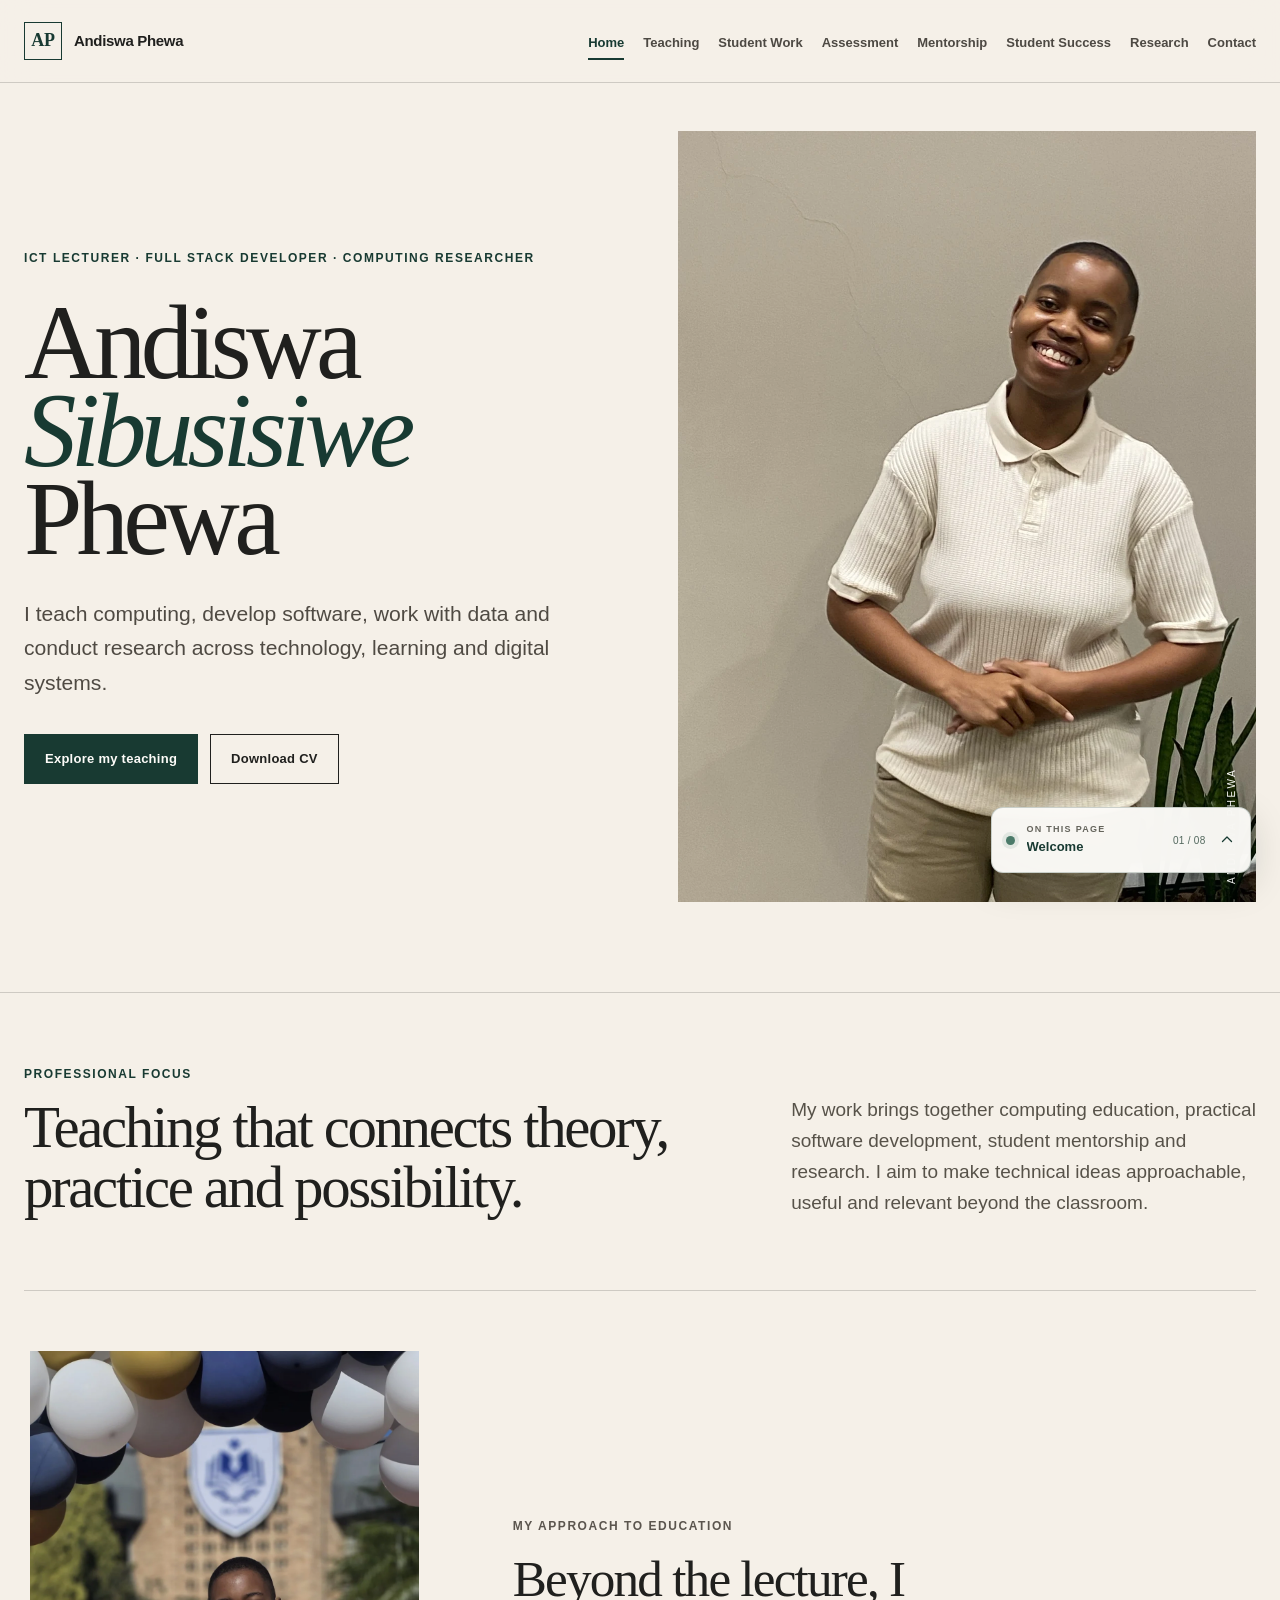
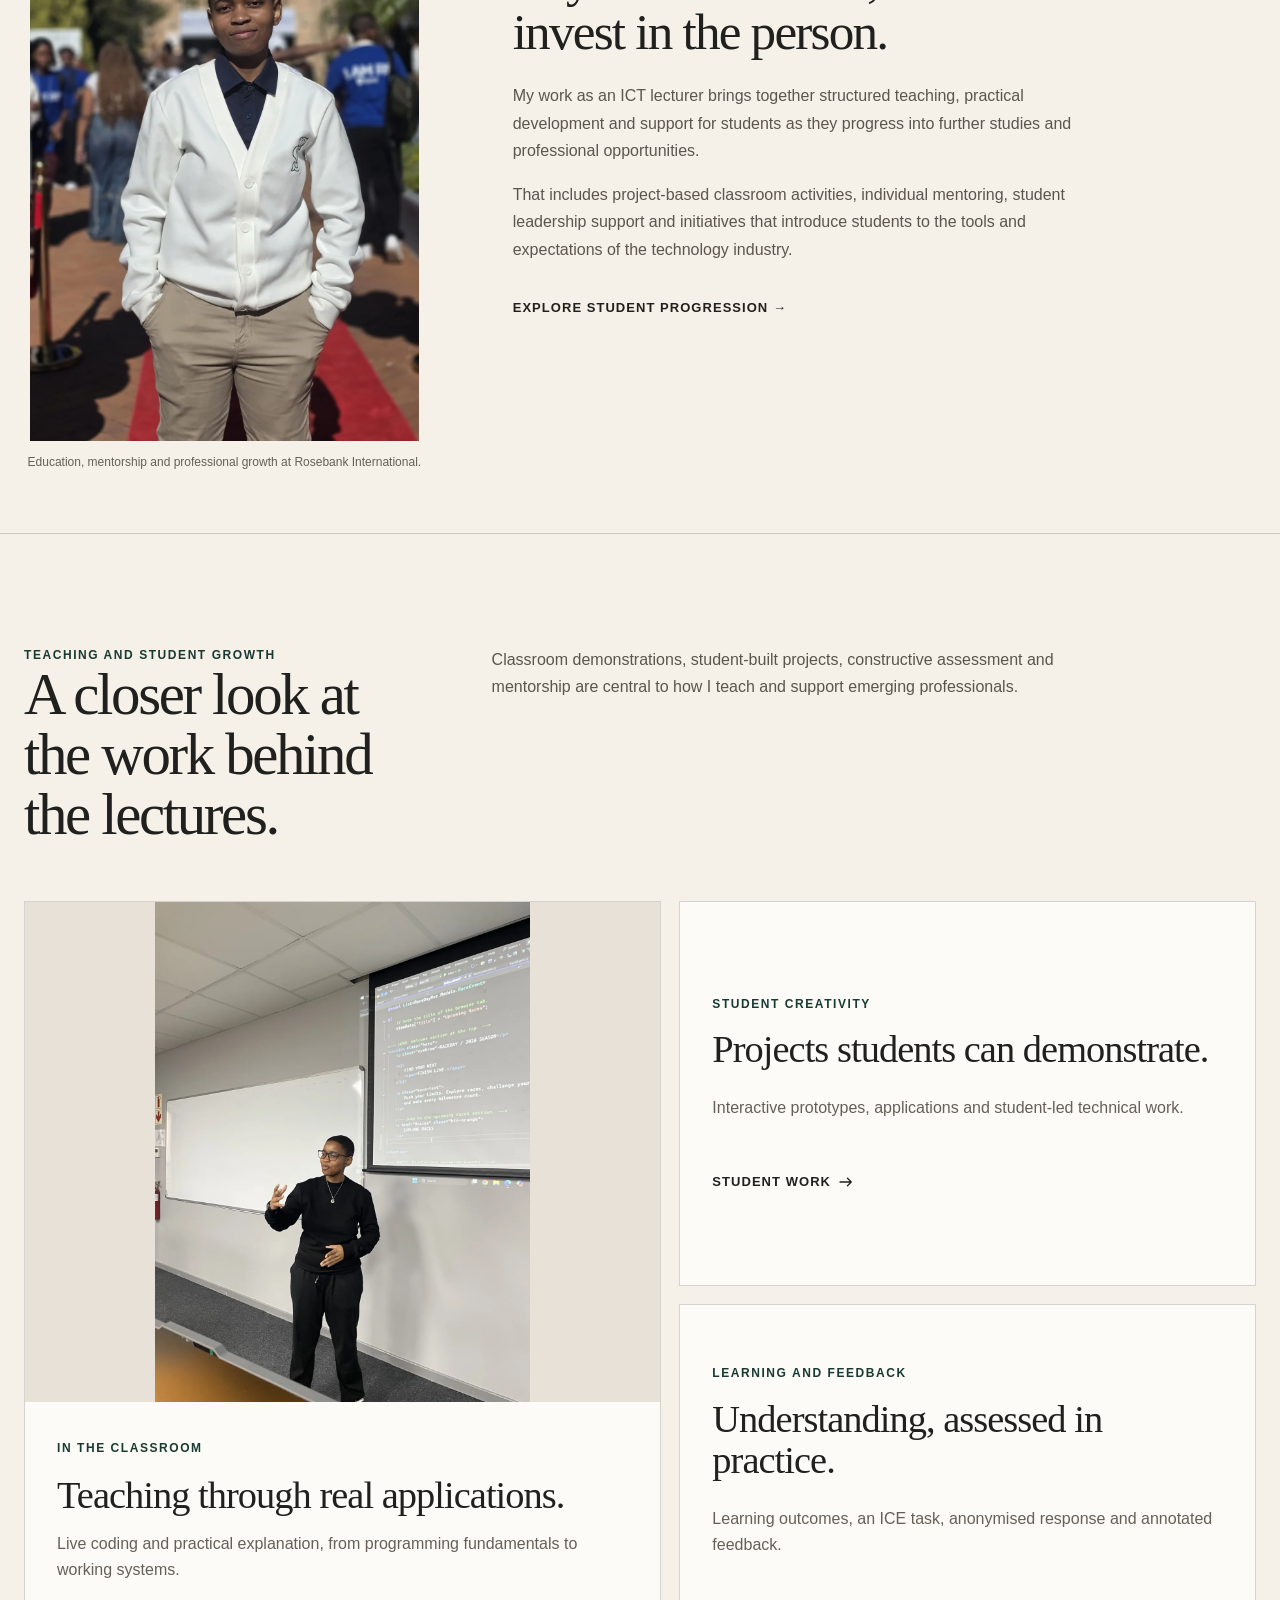
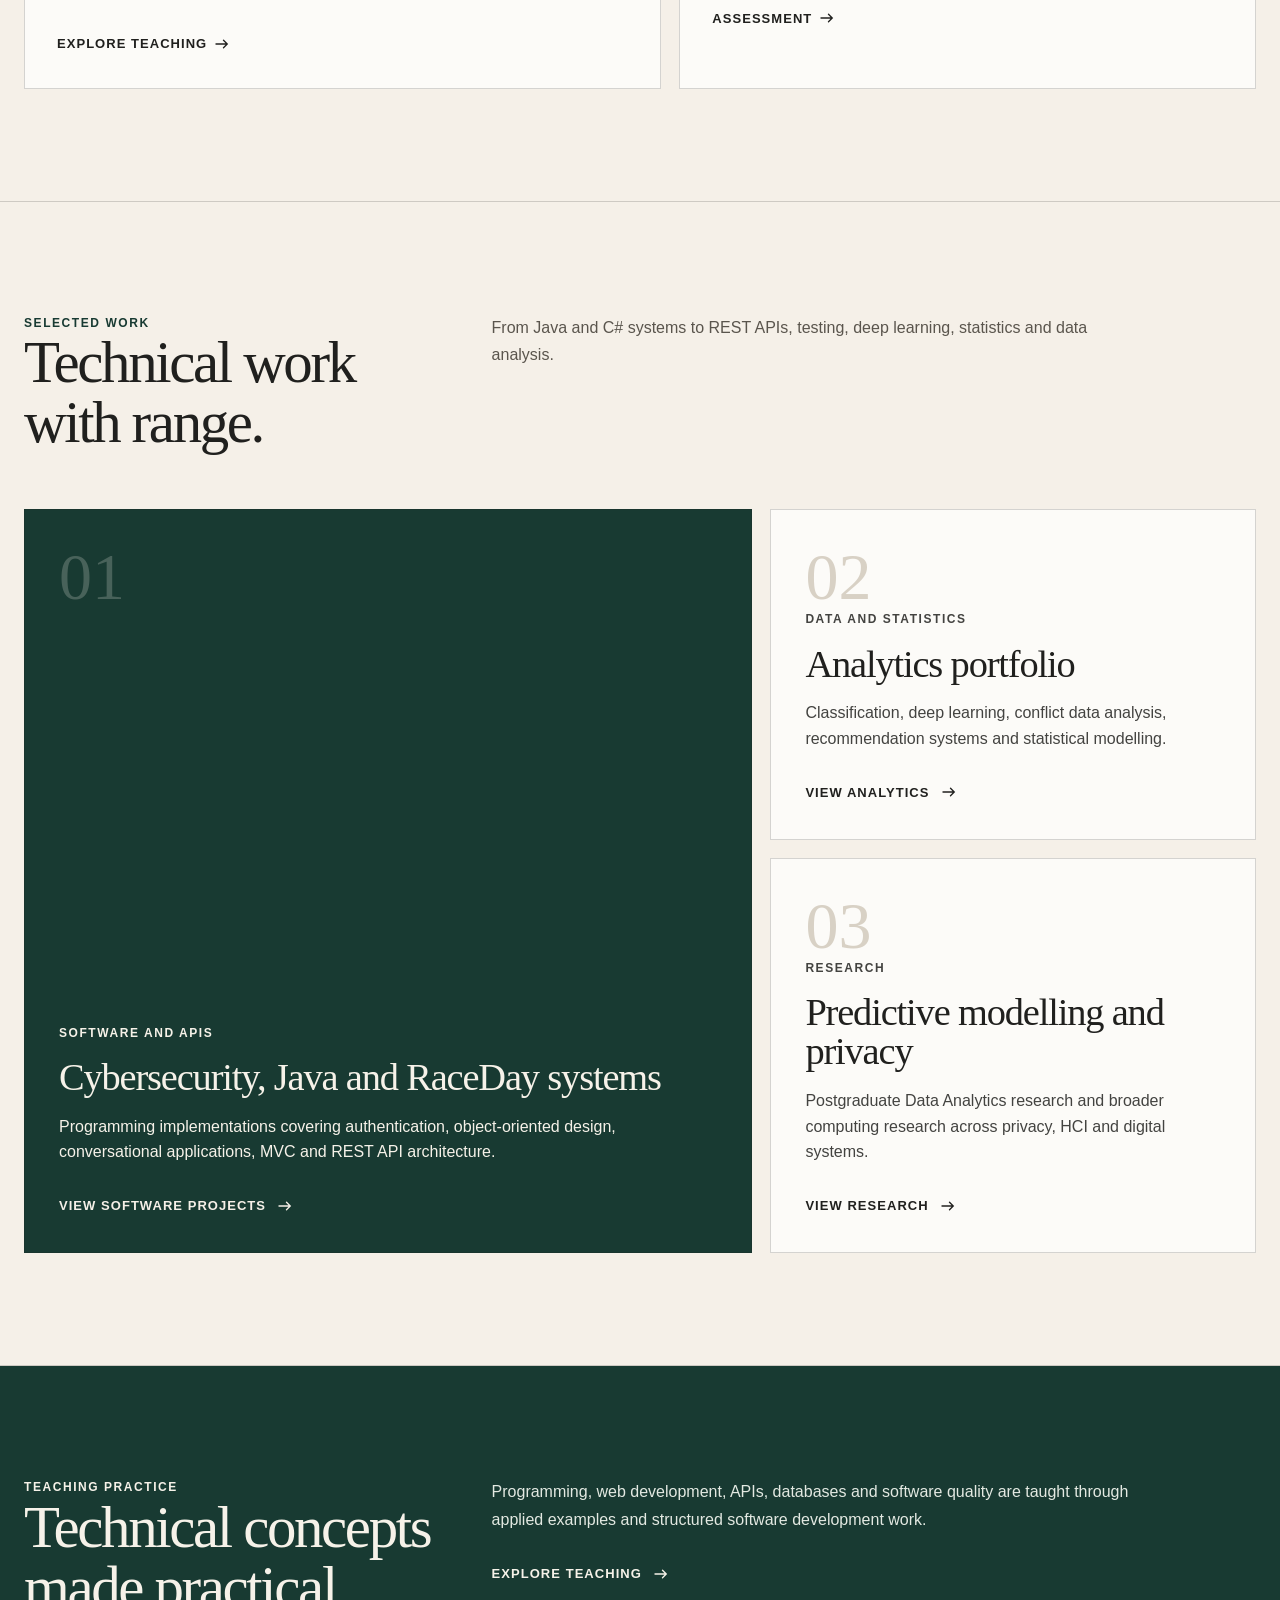
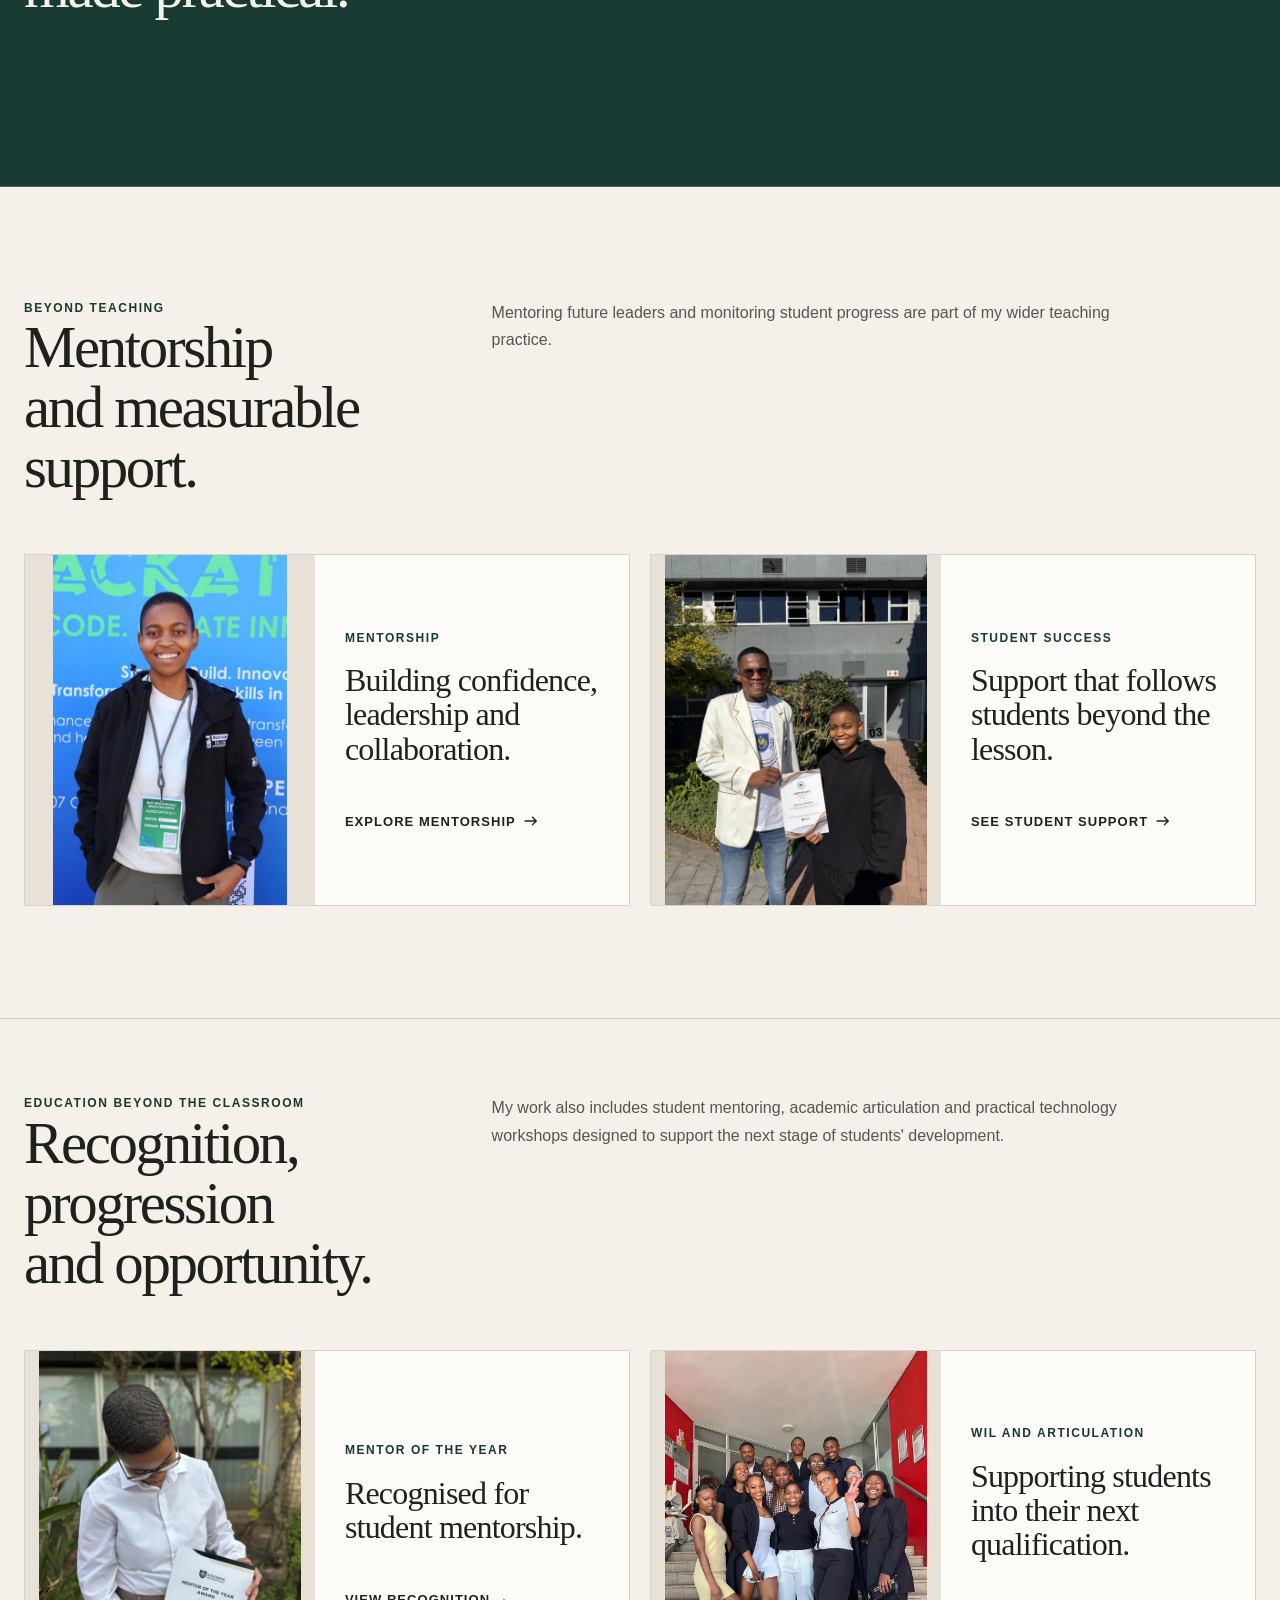
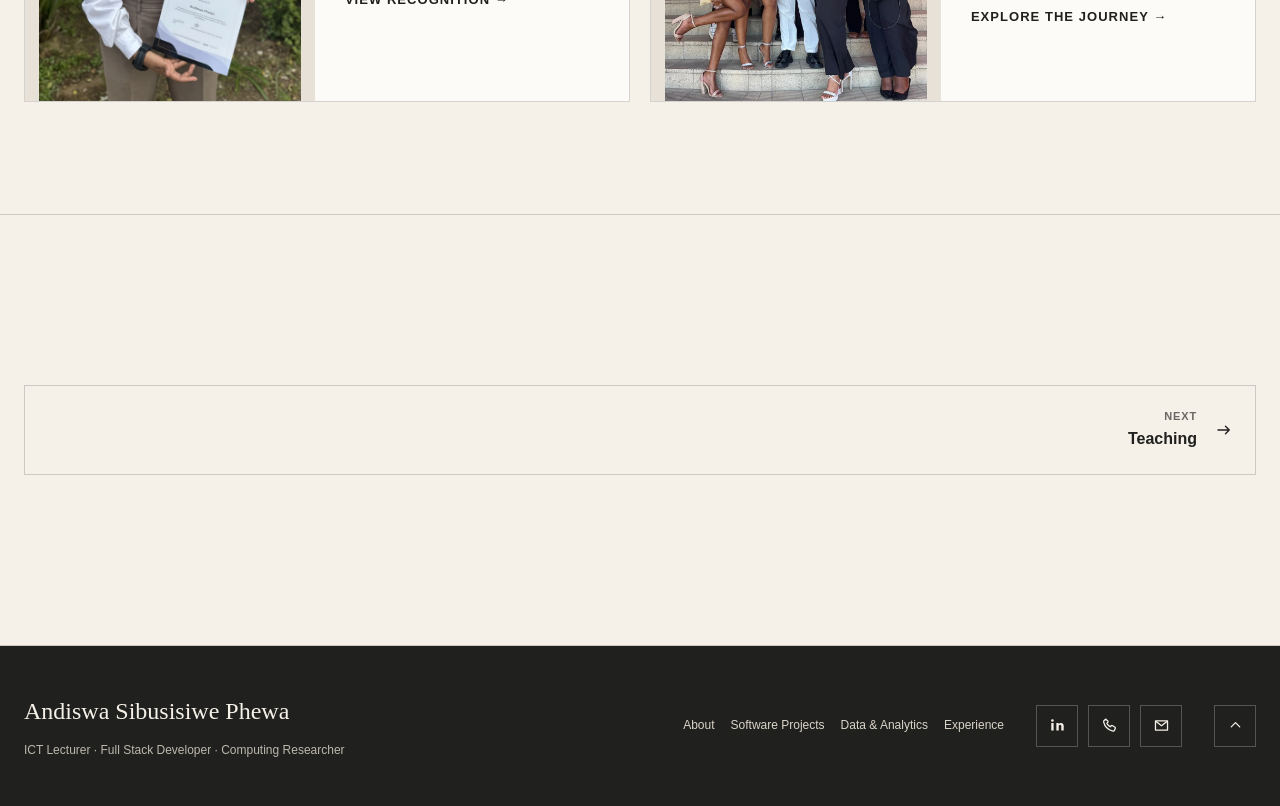
<file: index.html>
<!DOCTYPE html>

<html lang="en">
<head>
<meta charset="utf-8"/>
<meta content="width=device-width, initial-scale=1.0" name="viewport"/>
<title>Andiswa Phewa | ICT Lecturer, Developer and Computing Researcher</title>
<meta content="Portfolio of Andiswa Sibusisiwe Phewa, ICT Lecturer, Full Stack Developer, Computing Researcher and postgraduate Data Analytics student." name="description"/>
<meta content="#183A32" name="theme-color"/>
<meta content="Andiswa Phewa | ICT Lecturer, Developer and Computing Researcher" property="og:title"/>
<meta content="Portfolio of Andiswa Sibusisiwe Phewa, ICT Lecturer, Full Stack Developer, Computing Researcher and postgraduate Data Analytics student." property="og:description"/>
<meta content="website" property="og:type"/>
<meta content="assets/images/hero.jpg" property="og:image"/>
<link href="assets/images/favicon.svg" rel="icon" type="image/svg+xml"/>
<link href="assets/css/styles.css" rel="stylesheet"/>
</head>
<body id="page-top">
<a class="skip-link" href="#main">Skip to content</a>
<header class="site-header">
<div class="header-inner">
<a aria-label="Andiswa Phewa home" class="brand" href="index.html"><span class="brand-mark">AP</span><span class="brand-name">Andiswa Phewa</span></a>
<button aria-controls="site-nav" aria-expanded="false" aria-label="Open navigation" class="menu-toggle" type="button"><span></span><span></span></button>
<nav aria-label="Primary navigation" class="site-nav" id="site-nav"><a aria-current="page" href="index.html">Home</a><a href="teaching.html">Teaching</a><a href="student-work.html">Student Work</a><a href="assessment.html">Assessment</a><a href="mentorship.html">Mentorship</a><a href="impact.html">Student Success</a><a href="research.html">Research</a><a href="contact.html">Contact</a></nav>
</div>
</header>
<main id="main">
<section class="hero" id="chapter-1" data-journey-label="Welcome">
<div class="container hero-grid">
<div class="hero-copy reveal">
<p class="eyebrow">ICT Lecturer · Full Stack Developer · Computing Researcher</p>
<h1>Andiswa<br/><em>Sibusisiwe</em><br/>Phewa</h1>
<p class="hero-intro">I teach computing, develop software, work with data and conduct research across technology, learning and digital systems.</p>
<div class="hero-actions">
<a class="btn btn-primary" href="teaching.html">Explore my teaching</a>
<a class="btn btn-ghost" download="" href="assets/docs/Andiswa_Phewa_CV_2026_Final.docx">Download CV</a>
</div>
</div>
<figure class="hero-visual reveal delay">
<picture><source srcset="assets/images/hero.webp" type="image/webp"/><img alt="Andiswa Phewa smiling in a professional portrait" src="assets/images/hero.jpg"/></picture>
</figure>
</div>
</section>
<section class="container intro-strip" id="chapter-2" data-journey-label="Professional focus">
<div class="reveal"><div class="section-label">Professional focus</div><h2>Teaching that connects theory, practice and possibility.</h2></div>
<p class="reveal delay">My work brings together computing education, practical software development, student mentorship and research. I aim to make technical ideas approachable, useful and relevant beyond the classroom.</p>
</section>
<section class="section portfolio-portrait-section" id="chapter-3" data-journey-label="My approach"><div class="container story-feature portrait-story">
<figure class="story-feature-image portfolio-portrait reveal"><img alt="Andiswa at Rosebank International, professional campus portrait" loading="lazy" src="assets/images/portrait-campus.webp"/><figcaption>Education, mentorship and professional growth at Rosebank International.</figcaption></figure>
<div class="story-feature-copy reveal delay"><p class="kicker">My approach to education</p><h3>Beyond the lecture, I invest in the person.</h3><p>My work as an ICT lecturer brings together structured teaching, practical development and support for students as they progress into further studies and professional opportunities.</p><p>That includes project-based classroom activities, individual mentoring, student leadership support and initiatives that introduce students to the tools and expectations of the technology industry.</p><a class="arrow-link" href="impact.html">Explore student progression →</a></div></div></section>
<section class="section home-practice" id="chapter-4" data-journey-label="Teaching &amp; growth"><div class="container"><div class="section-heading reveal"><div><div class="section-label">Teaching and student growth</div><h2>A closer look at the work behind the lectures.</h2></div><p>Classroom demonstrations, student-built projects, constructive assessment and mentorship are central to how I teach and support emerging professionals.</p></div>
<div class="home-story-grid"><a class="home-story-card home-story-feature reveal" href="teaching.html"><div class="home-story-image"><img alt="Andiswa teaching an ASP.NET Core MVC class" class="" loading="lazy" src="assets/images/classroom-raceday.webp"/></div><div class="home-story-copy"><span class="kicker">In the classroom</span><h3>Teaching through real applications.</h3><p>Live coding and practical explanation, from programming fundamentals to working systems.</p><span class="arrow-link">Explore teaching<svg aria-hidden="true" height="18" viewbox="0 0 24 24" width="18"><path d="M4 12h15m-5-5 5 5-5 5" fill="none" stroke="currentColor" stroke-linecap="round" stroke-width="1.8"></path></svg></span></div></a><div class="home-story-stack"><a class="home-story-card reveal delay" href="student-work.html"><span class="kicker">Student creativity</span><h3>Projects students can demonstrate.</h3><p>Interactive prototypes, applications and student-led technical work.</p><span class="arrow-link">Student work<svg aria-hidden="true" height="18" viewbox="0 0 24 24" width="18"><path d="M4 12h15m-5-5 5 5-5 5" fill="none" stroke="currentColor" stroke-linecap="round" stroke-width="1.8"></path></svg></span></a><a class="home-story-card reveal delay" href="assessment.html"><span class="kicker">Learning and feedback</span><h3>Understanding, assessed in practice.</h3><p>Learning outcomes, an ICE task, anonymised response and annotated feedback.</p><span class="arrow-link">Assessment<svg aria-hidden="true" height="18" viewbox="0 0 24 24" width="18"><path d="M4 12h15m-5-5 5 5-5 5" fill="none" stroke="currentColor" stroke-linecap="round" stroke-width="1.8"></path></svg></span></a></div></div></div></section>
<section class="section" id="chapter-5" data-journey-label="Selected projects">
<div class="container">
<div class="section-heading reveal"><div><div class="section-label">Selected work</div><h2>Technical work with range.</h2></div><p>From Java and C# systems to REST APIs, testing, deep learning, statistics and data analysis.</p></div>
<div class="featured-work">
<a class="feature-card primary reveal" href="projects.html">
<div class="number">01</div>
<div><p class="kicker">Software and APIs</p><h3>Cybersecurity, Java and RaceDay systems</h3><p>Programming implementations covering authentication, object-oriented design, conversational applications, MVC and REST API architecture.</p><span class="arrow-link">View software projects <svg aria-hidden="true" height="18" viewbox="0 0 24 24" width="18"><path d="M4 12h15m-5-5 5 5-5 5" fill="none" stroke="currentColor" stroke-linecap="round" stroke-width="1.8"></path></svg></span></div>
</a>
<div class="feature-stack">
<a class="feature-card reveal delay" href="data.html"><div class="number">02</div><div><p class="kicker">Data and statistics</p><h3>Analytics portfolio</h3><p>Classification, deep learning, conflict data analysis, recommendation systems and statistical modelling.</p><span class="arrow-link">View analytics <svg aria-hidden="true" height="18" viewbox="0 0 24 24" width="18"><path d="M4 12h15m-5-5 5 5-5 5" fill="none" stroke="currentColor" stroke-linecap="round" stroke-width="1.8"></path></svg></span></div></a>
<a class="feature-card reveal delay" href="research.html"><div class="number">03</div><div><p class="kicker">Research</p><h3>Predictive modelling and privacy</h3><p>Postgraduate Data Analytics research and broader computing research across privacy, HCI and digital systems.</p><span class="arrow-link">View research <svg aria-hidden="true" height="18" viewbox="0 0 24 24" width="18"><path d="M4 12h15m-5-5 5 5-5 5" fill="none" stroke="currentColor" stroke-linecap="round" stroke-width="1.8"></path></svg></span></div></a>
</div>
</div>
</div>
</section>
<section class="section dark-section" id="chapter-6" data-journey-label="Teaching practice">
<div class="container section-heading reveal">
<div><div class="section-label">Teaching practice</div><h2>Technical concepts made practical.</h2></div>
<div><p>Programming, web development, APIs, databases and software quality are taught through applied examples and structured software development work.</p><a class="arrow-link" href="teaching.html">Explore teaching <svg aria-hidden="true" height="18" viewbox="0 0 24 24" width="18"><path d="M4 12h15m-5-5 5 5-5 5" fill="none" stroke="currentColor" stroke-linecap="round" stroke-width="1.8"></path></svg></a></div>
</div>
</section>
<section class="section" id="chapter-7" data-journey-label="Mentorship"><div class="container"><div class="section-heading reveal"><div><div class="section-label">Beyond teaching</div><h2>Mentorship and measurable support.</h2></div><p>Mentoring future leaders and monitoring student progress are part of my wider teaching practice.</p></div>
<div class="home-evidence-pair"><a class="home-evidence-block reveal" href="mentorship.html"><img alt="Andiswa as a hackathon mentor" class="" loading="lazy" src="assets/images/hackathon-mentor.webp"/><div><span class="kicker">Mentorship</span><h3>Building confidence, leadership and collaboration.</h3><span class="arrow-link">Explore mentorship<svg aria-hidden="true" height="18" viewbox="0 0 24 24" width="18"><path d="M4 12h15m-5-5 5 5-5 5" fill="none" stroke="currentColor" stroke-linecap="round" stroke-width="1.8"></path></svg></span></div></a><a class="home-evidence-block reveal delay" href="impact.html"><img alt="Andiswa with a student leader" class="" loading="lazy" src="assets/images/src-mentorship.webp"/><div><span class="kicker">Student success</span><h3>Support that follows students beyond the lesson.</h3><span class="arrow-link">See student support<svg aria-hidden="true" height="18" viewbox="0 0 24 24" width="18"><path d="M4 12h15m-5-5 5 5-5 5" fill="none" stroke="currentColor" stroke-linecap="round" stroke-width="1.8"></path></svg></span></div></a></div></div></section>
<section class="section home-highlights" id="chapter-8" data-journey-label="Highlights"><div class="container"><div class="section-heading reveal"><div><div class="section-label">Education beyond the classroom</div><h2>Recognition, progression and opportunity.</h2></div><p>My work also includes student mentoring, academic articulation and practical technology workshops designed to support the next stage of students' development.</p></div>
<div class="home-evidence-pair">
<a class="home-evidence-block reveal" href="mentorship.html#mentor-award"><img alt="Andiswa holding the Mentor of the Year Award" loading="lazy" src="assets/images/mentor-year-award.webp"/><div><span class="kicker">Mentor of the Year</span><h3>Recognised for student mentorship.</h3><span class="arrow-link">View recognition →</span></div></a>
<a class="home-evidence-block reveal delay" href="impact.html#wil-articulation"><img alt="Higher Certificate WIL students in the 2025 cohort" loading="lazy" src="assets/images/wil-2025-students.webp"/><div><span class="kicker">WIL and articulation</span><h3>Supporting students into their next qualification.</h3><span class="arrow-link">Explore the journey →</span></div></a>
</div></div></section>
<section class="section">
<div class="container page-nav"><a aria-label="Next page: Teaching" class="pager-next" href="teaching.html"><div><span>Next</span>Teaching</div><svg aria-hidden="true" class="pager-arrow pager-arrow-right" height="18" viewbox="0 0 24 24" width="18"><path d="M4 12h15m-5-5 5 5-5 5" fill="none" stroke="currentColor" stroke-linecap="round" stroke-linejoin="round" stroke-width="1.8"></path></svg></a></div>
</section>
</main>
<footer class="site-footer">
<div class="container footer-grid">
<div>
<div class="footer-brand">Andiswa Sibusisiwe Phewa</div>
<div class="footer-meta">ICT Lecturer · Full Stack Developer · Computing Researcher</div>
</div>
<div aria-label="More portfolio pages" class="footer-extra"><a href="about.html">About</a><a href="projects.html">Software Projects</a><a href="data.html">Data &amp; Analytics</a><a href="experience.html">Experience</a></div>
<div aria-label="Contact links" class="footer-social">
<a aria-label="Open LinkedIn profile" class="icon-link" href="https://www.linkedin.com/in/andiswa-sibusisiwe-phewa-a046a7234/" rel="noopener noreferrer" target="_blank"><svg aria-hidden="true" viewbox="0 0 24 24"><path d="M6.5 8.4H3.2V19h3.3V8.4ZM4.85 3A1.93 1.93 0 1 0 4.85 6.86 1.93 1.93 0 0 0 4.85 3ZM20.8 13.05c0-3.2-1.7-4.69-3.97-4.69a3.44 3.44 0 0 0-3.12 1.72V8.4h-3.3V19h3.3v-5.25c0-1.38.26-2.72 1.98-2.72 1.69 0 1.71 1.58 1.71 2.81V19h3.3l.1-5.95Z" fill="currentColor"></path></svg></a>
<a aria-label="Call 067 790 4428" class="icon-link" href="tel:+27677904428"><svg aria-hidden="true" viewbox="0 0 24 24"><path d="M7.2 3.5 4.7 4.7c-.8.4-1.2 1.3-1 2.2 1.5 6.5 6.5 11.5 13 13 .9.2 1.8-.2 2.2-1l1.2-2.5c.4-.8.1-1.8-.7-2.3l-3-1.8c-.7-.4-1.6-.3-2.2.3l-1.2 1.2a14.7 14.7 0 0 1-4.8-4.8l1.2-1.2c.6-.6.7-1.5.3-2.2L7.9 4.2c-.4-.8-1.5-1.1-2.3-.7Z" fill="none" stroke="currentColor" stroke-linecap="round" stroke-linejoin="round" stroke-width="1.8"></path></svg></a>
<a aria-label="Email Andiswa Phewa" class="icon-link" href="mailto:anphewa@rbi.ac.za"><svg aria-hidden="true" viewbox="0 0 24 24"><path d="M3.5 5.5h17v13h-17z" fill="none" stroke="currentColor" stroke-linejoin="round" stroke-width="1.8"></path><path d="m4.3 6.4 7.7 6 7.7-6" fill="none" stroke="currentColor" stroke-linejoin="round" stroke-width="1.8"></path></svg></a>
</div>
<button aria-label="Back to top" class="back-top" data-back-to-top="" type="button"><svg aria-hidden="true" viewbox="0 0 24 24"><path d="m6 14 6-6 6 6" fill="none" stroke="currentColor" stroke-linecap="round" stroke-linejoin="round" stroke-width="1.8"></path></svg></button>
</div>
</footer>
<script src="assets/js/main.js"></script>
</body>
</html>
</file>
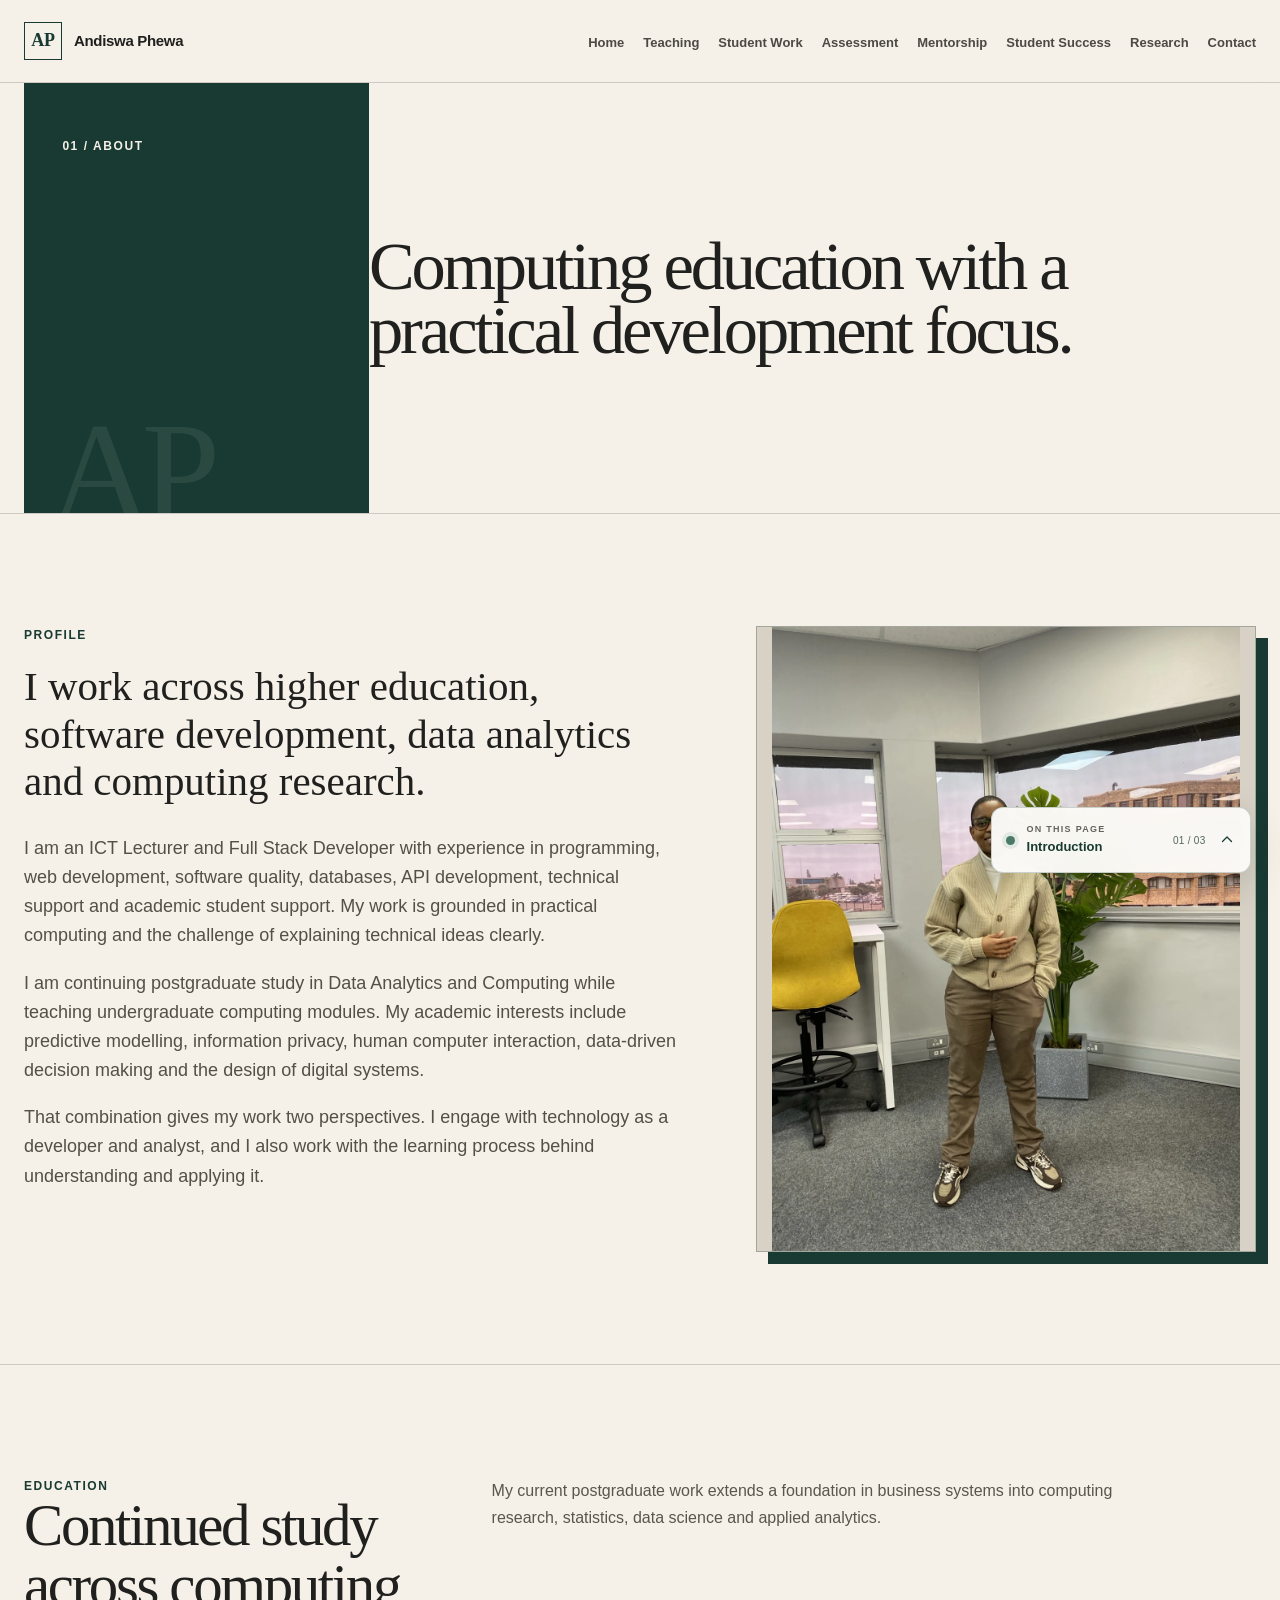
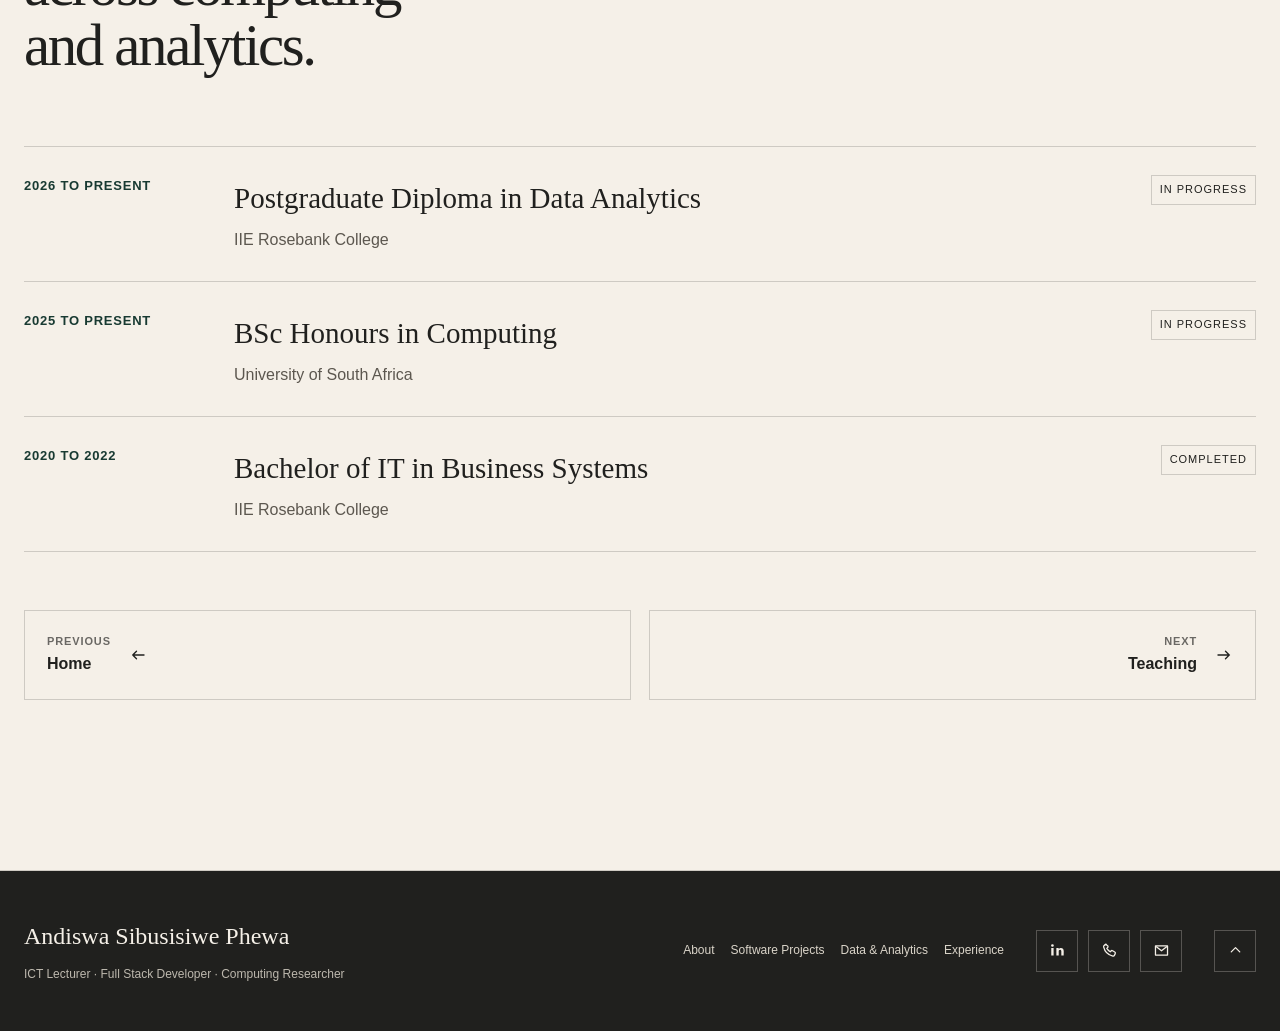
<file: about.html>
<!DOCTYPE html>

<html lang="en">
<head>
<meta charset="utf-8"/>
<meta content="width=device-width, initial-scale=1.0" name="viewport"/>
<title>About | Andiswa Phewa</title>
<meta content="Professional background, education and academic profile of Andiswa Sibusisiwe Phewa." name="description"/>
<meta content="#183A32" name="theme-color"/>
<meta content="About | Andiswa Phewa" property="og:title"/>
<meta content="Professional background, education and academic profile of Andiswa Sibusisiwe Phewa." property="og:description"/>
<meta content="website" property="og:type"/>
<meta content="assets/images/hero.jpg" property="og:image"/>
<link href="assets/images/favicon.svg" rel="icon" type="image/svg+xml"/>
<link href="assets/css/styles.css" rel="stylesheet"/>
</head>
<body id="page-top">
<a class="skip-link" href="#main">Skip to content</a>
<header class="site-header">
<div class="header-inner">
<a aria-label="Andiswa Phewa home" class="brand" href="index.html"><span class="brand-mark">AP</span><span class="brand-name">Andiswa Phewa</span></a>
<button aria-controls="site-nav" aria-expanded="false" aria-label="Open navigation" class="menu-toggle" type="button"><span></span><span></span></button>
<nav aria-label="Primary navigation" class="site-nav" id="site-nav"><a href="index.html">Home</a><a href="teaching.html">Teaching</a><a href="student-work.html">Student Work</a><a href="assessment.html">Assessment</a><a href="mentorship.html">Mentorship</a><a href="impact.html">Student Success</a><a href="research.html">Research</a><a href="contact.html">Contact</a></nav>
</div>
</header>
<main id="main">
<section class="page-hero" id="chapter-1" data-journey-label="Introduction"><div class="container page-hero-grid"><div class="page-number">01 / About</div><h1>Computing education with a practical development focus.</h1></div></section>
<section class="section" id="chapter-2" data-journey-label="Profile"><div class="container editorial-grid">
<div class="about-story reveal"><div class="section-label">Profile</div><p class="lead">I work across higher education, software development, data analytics and computing research.</p><p>I am an ICT Lecturer and Full Stack Developer with experience in programming, web development, software quality, databases, API development, technical support and academic student support. My work is grounded in practical computing and the challenge of explaining technical ideas clearly.</p><p>I am continuing postgraduate study in Data Analytics and Computing while teaching undergraduate computing modules. My academic interests include predictive modelling, information privacy, human computer interaction, data-driven decision making and the design of digital systems.</p><p>That combination gives my work two perspectives. I engage with technology as a developer and analyst, and I also work with the learning process behind understanding and applying it.</p></div>
<figure class="photo-frame editorial-photo about-photo reveal delay"><picture><source srcset="assets/images/about.webp" type="image/webp"/><img alt="Andiswa Phewa in a professional office portrait" src="assets/images/about.jpg"/></picture></figure>
</div></section>
<section class="section" id="chapter-3" data-journey-label="Education"><div class="container">
<div class="section-heading reveal"><div><div class="section-label">Education</div><h2>Continued study across computing and analytics.</h2></div><p>My current postgraduate work extends a foundation in business systems into computing research, statistics, data science and applied analytics.</p></div>
<div class="education-list reveal">
<article class="education-item"><div class="year">2026 to Present</div><div><h3>Postgraduate Diploma in Data Analytics</h3><p>IIE Rosebank College</p></div><span class="status">In Progress</span></article>
<article class="education-item"><div class="year">2025 to Present</div><div><h3>BSc Honours in Computing</h3><p>University of South Africa</p></div><span class="status">In Progress</span></article>
<article class="education-item"><div class="year">2020 to 2022</div><div><h3>Bachelor of IT in Business Systems</h3><p>IIE Rosebank College</p></div><span class="status">Completed</span></article>
</div>
<div class="page-nav"><a class="pager-previous" href="index.html"><div><span>Previous</span>Home</div><svg aria-hidden="true" class="pager-arrow pager-arrow-left" height="18" viewbox="0 0 24 24" width="18"><path d="M20 12H5m5-5-5 5 5 5" fill="none" stroke="currentColor" stroke-linecap="round" stroke-linejoin="round" stroke-width="1.8"></path></svg></a><a class="pager-next" href="teaching.html"><div><span>Next</span>Teaching</div><svg aria-hidden="true" height="18" viewbox="0 0 24 24" width="18"><path d="M4 12h15m-5-5 5 5-5 5" fill="none" stroke="currentColor" stroke-linecap="round" stroke-width="1.8"></path></svg></a></div>
</div></section>
</main>
<footer class="site-footer">
<div class="container footer-grid">
<div>
<div class="footer-brand">Andiswa Sibusisiwe Phewa</div>
<div class="footer-meta">ICT Lecturer · Full Stack Developer · Computing Researcher</div>
</div>
<div aria-label="More portfolio pages" class="footer-extra"><a href="about.html">About</a><a href="projects.html">Software Projects</a><a href="data.html">Data &amp; Analytics</a><a href="experience.html">Experience</a></div>
<div aria-label="Contact links" class="footer-social">
<a aria-label="Open LinkedIn profile" class="icon-link" href="https://www.linkedin.com/in/andiswa-sibusisiwe-phewa-a046a7234/" rel="noopener noreferrer" target="_blank"><svg aria-hidden="true" viewbox="0 0 24 24"><path d="M6.5 8.4H3.2V19h3.3V8.4ZM4.85 3A1.93 1.93 0 1 0 4.85 6.86 1.93 1.93 0 0 0 4.85 3ZM20.8 13.05c0-3.2-1.7-4.69-3.97-4.69a3.44 3.44 0 0 0-3.12 1.72V8.4h-3.3V19h3.3v-5.25c0-1.38.26-2.72 1.98-2.72 1.69 0 1.71 1.58 1.71 2.81V19h3.3l.1-5.95Z" fill="currentColor"></path></svg></a>
<a aria-label="Call 067 790 4428" class="icon-link" href="tel:+27677904428"><svg aria-hidden="true" viewbox="0 0 24 24"><path d="M7.2 3.5 4.7 4.7c-.8.4-1.2 1.3-1 2.2 1.5 6.5 6.5 11.5 13 13 .9.2 1.8-.2 2.2-1l1.2-2.5c.4-.8.1-1.8-.7-2.3l-3-1.8c-.7-.4-1.6-.3-2.2.3l-1.2 1.2a14.7 14.7 0 0 1-4.8-4.8l1.2-1.2c.6-.6.7-1.5.3-2.2L7.9 4.2c-.4-.8-1.5-1.1-2.3-.7Z" fill="none" stroke="currentColor" stroke-linecap="round" stroke-linejoin="round" stroke-width="1.8"></path></svg></a>
<a aria-label="Email Andiswa Phewa" class="icon-link" href="mailto:anphewa@rbi.ac.za"><svg aria-hidden="true" viewbox="0 0 24 24"><path d="M3.5 5.5h17v13h-17z" fill="none" stroke="currentColor" stroke-linejoin="round" stroke-width="1.8"></path><path d="m4.3 6.4 7.7 6 7.7-6" fill="none" stroke="currentColor" stroke-linejoin="round" stroke-width="1.8"></path></svg></a>
</div>
<button aria-label="Back to top" class="back-top" data-back-to-top="" type="button"><svg aria-hidden="true" viewbox="0 0 24 24"><path d="m6 14 6-6 6 6" fill="none" stroke="currentColor" stroke-linecap="round" stroke-linejoin="round" stroke-width="1.8"></path></svg></button>
</div>
</footer>
<script src="assets/js/main.js"></script>
</body>
</html>
</file>
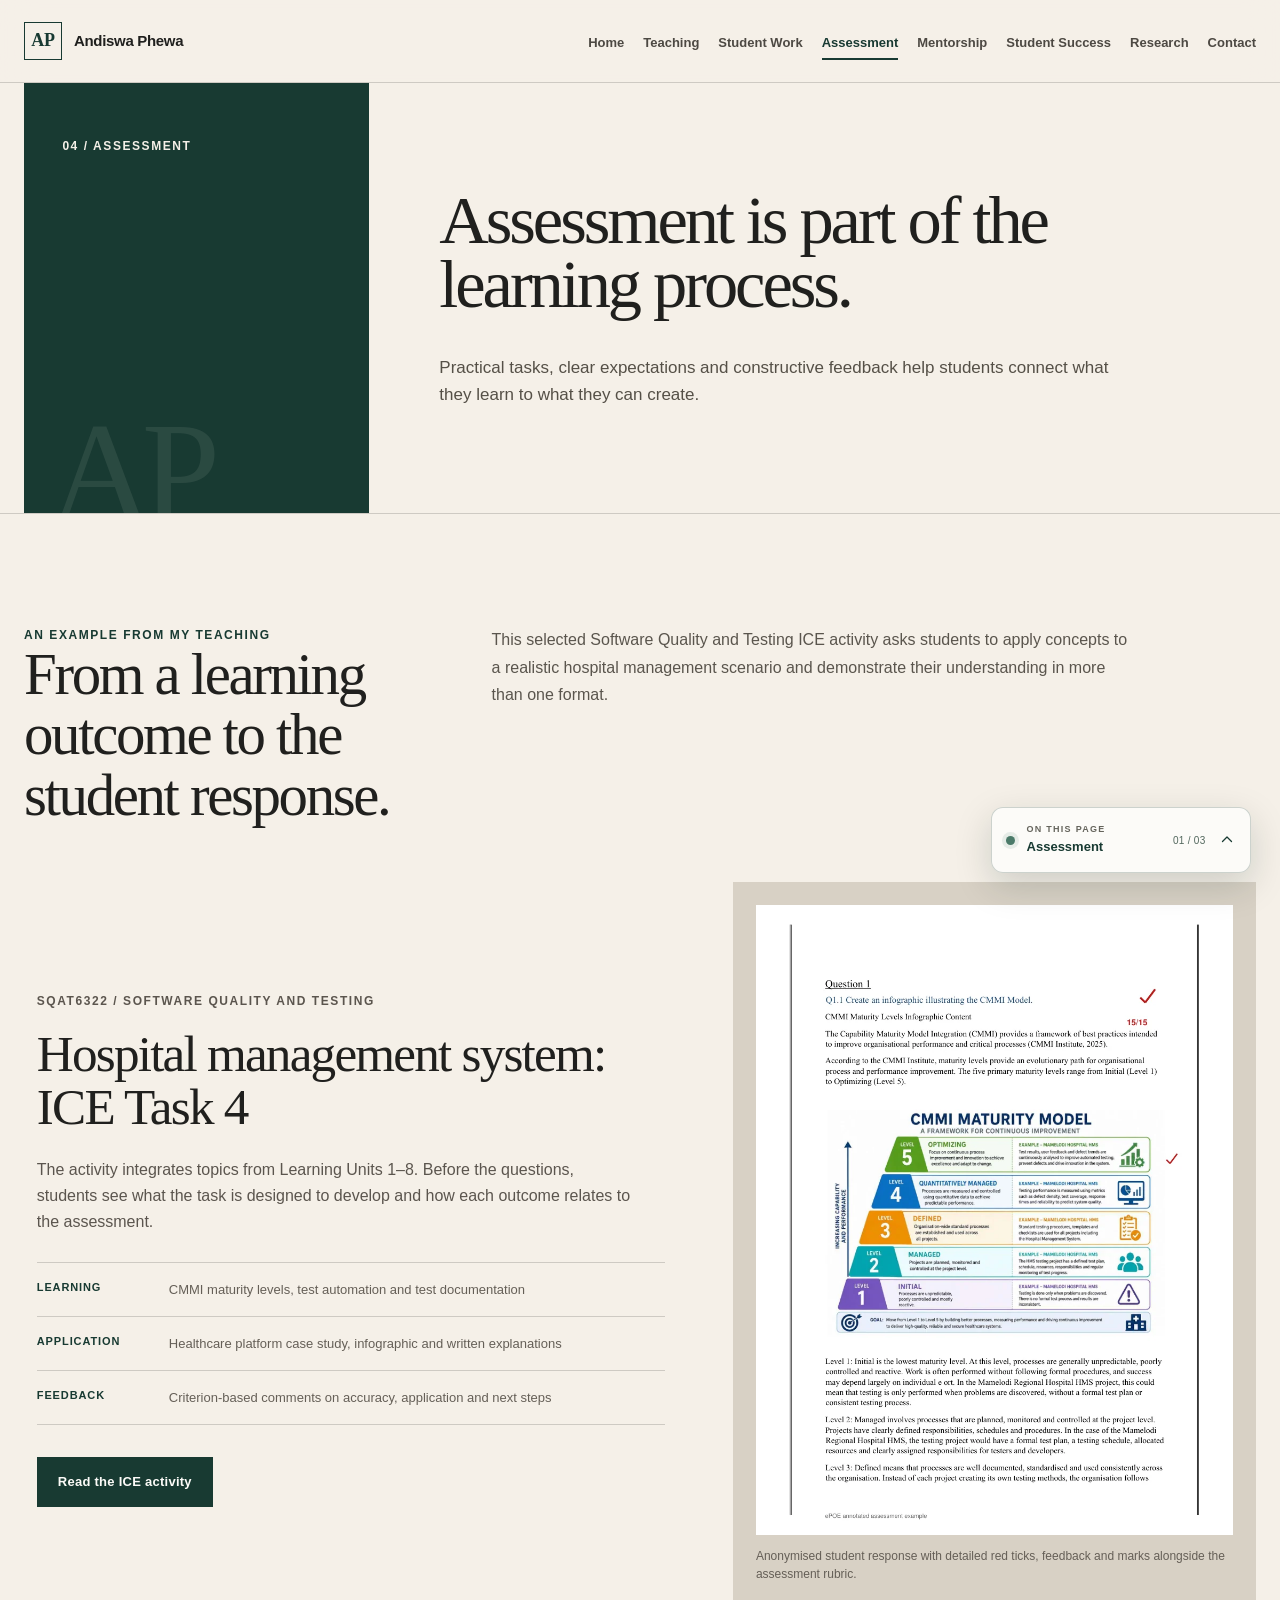
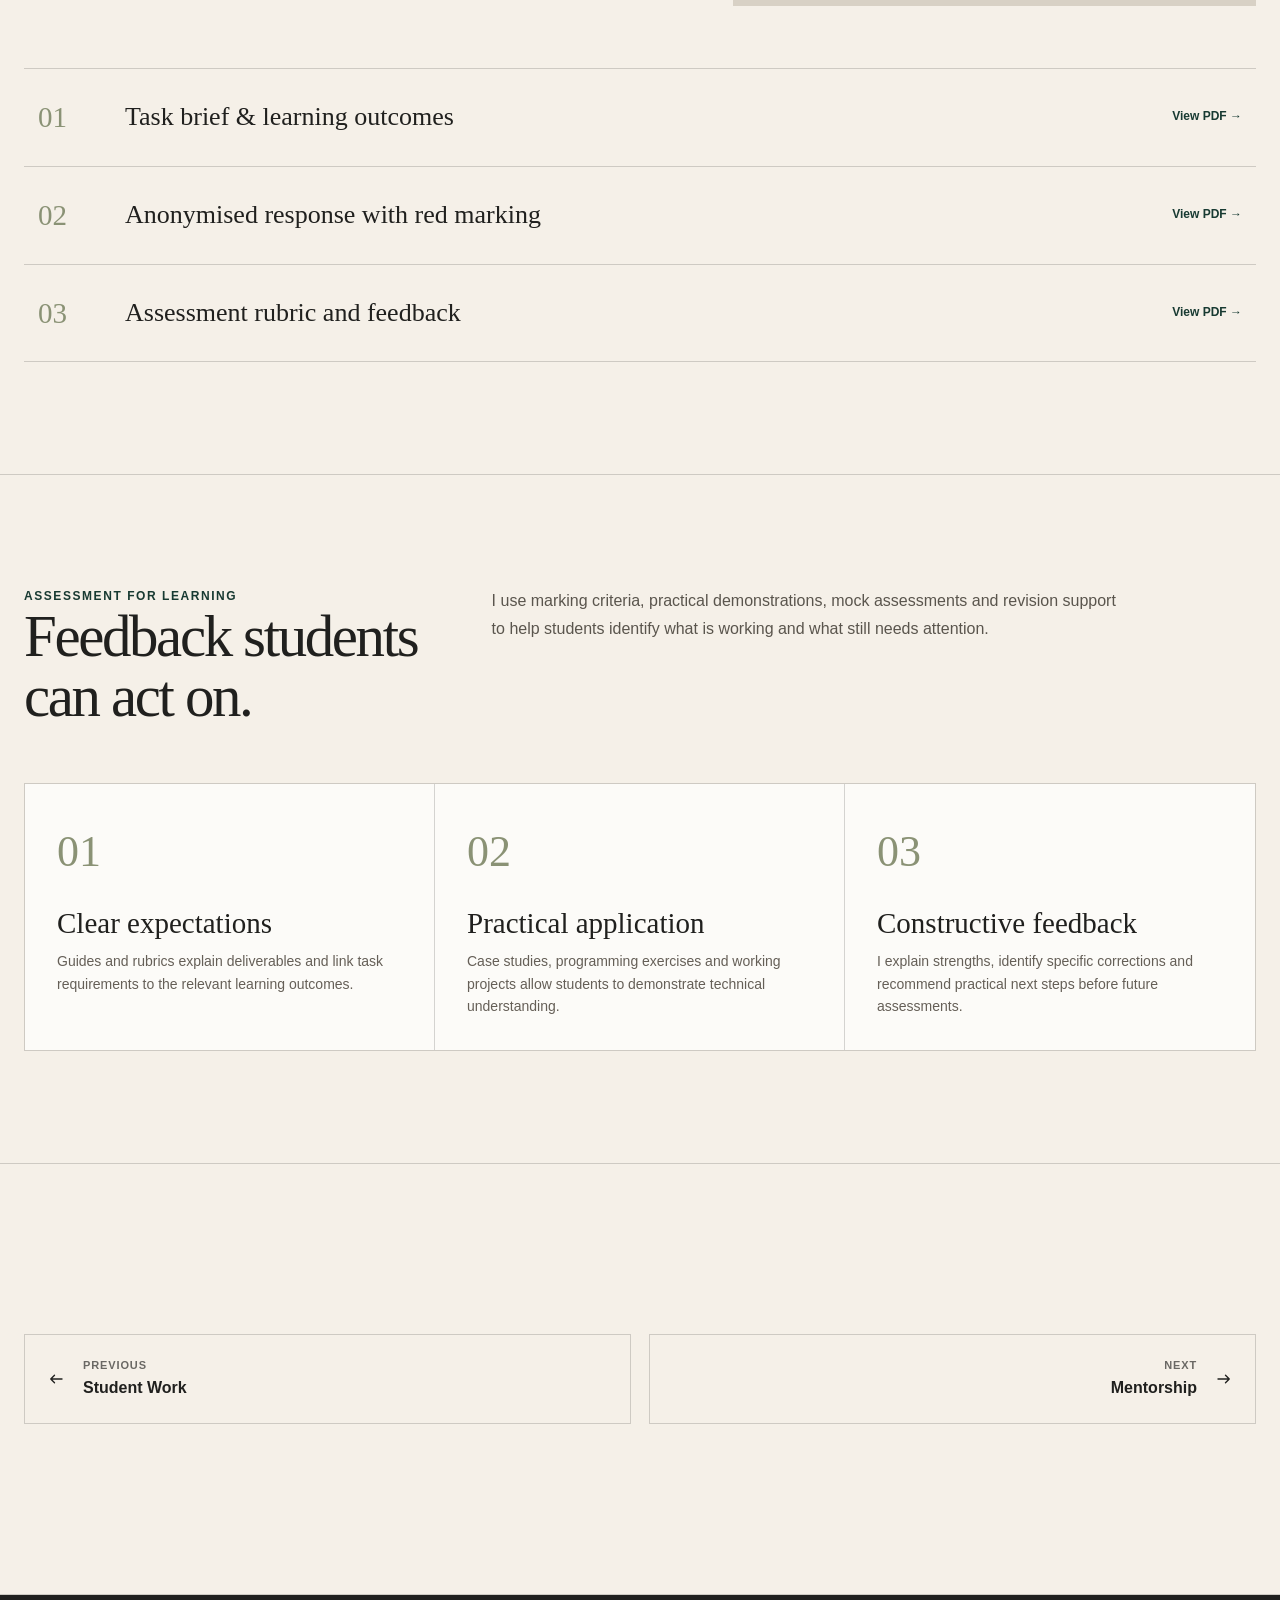
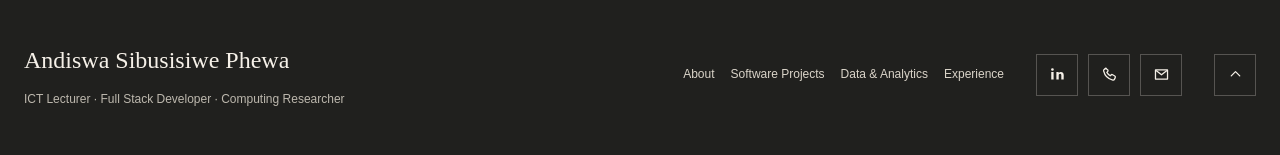
<file: assessment.html>
<!DOCTYPE html>

<html lang="en">
<head>
<meta charset="utf-8"/>
<meta content="width=device-width, initial-scale=1.0" name="viewport"/>
<title>Assessment &amp; Feedback | Andiswa Phewa</title>
<meta content="A real ICE task, anonymised student work and an example of constructive assessment feedback." name="description"/>
<meta content="#183A32" name="theme-color"/>
<meta content="Assessment &amp; Feedback | Andiswa Phewa" property="og:title"/>
<meta content="A real ICE task, anonymised student work and an example of constructive assessment feedback." property="og:description"/>
<meta content="website" property="og:type"/>
<meta content="assets/images/hero.jpg" property="og:image"/>
<link href="assets/images/favicon.svg" rel="icon" type="image/svg+xml"/>
<link href="assets/css/styles.css" rel="stylesheet"/>
</head>
<body id="page-top">
<a class="skip-link" href="#main">Skip to content</a>
<header class="site-header">
<div class="header-inner">
<a aria-label="Andiswa Phewa home" class="brand" href="index.html"><span class="brand-mark">AP</span><span class="brand-name">Andiswa Phewa</span></a>
<button aria-controls="site-nav" aria-expanded="false" aria-label="Open navigation" class="menu-toggle" type="button"><span></span><span></span></button>
<nav aria-label="Primary navigation" class="site-nav" id="site-nav"><a href="index.html">Home</a><a href="teaching.html">Teaching</a><a href="student-work.html">Student Work</a><a aria-current="page" href="assessment.html">Assessment</a><a href="mentorship.html">Mentorship</a><a href="impact.html">Student Success</a><a href="research.html">Research</a><a href="contact.html">Contact</a></nav>
</div>
</header>
<main id="main"><section class="page-hero" id="chapter-1" data-journey-label="Assessment"><div class="container page-hero-grid"><div class="page-number">04 / Assessment</div><div><h1>Assessment is part of the learning process.</h1><p class="page-hero-intro">Practical tasks, clear expectations and constructive feedback help students connect what they learn to what they can create.</p></div></div></section><section class="section" id="chapter-2" data-journey-label="ICE task &amp; evidence"><div class="container"><div class="section-heading reveal"><div><div class="section-label">An example from my teaching</div><h2>From a learning outcome to the student response.</h2></div><p>This selected Software Quality and Testing ICE activity asks students to apply concepts to a realistic hospital management scenario and demonstrate their understanding in more than one format.</p></div>
<div class="assessment-feature">
<div class="assessment-body reveal"><p class="kicker">SQAT6322 / Software Quality and Testing</p><h3>Hospital management system: ICE Task 4</h3><p>The activity integrates topics from Learning Units 1–8. Before the questions, students see what the task is designed to develop and how each outcome relates to the assessment.</p>
<div class="outcome-flow"><div><strong>Learning</strong><span>CMMI maturity levels, test automation and test documentation</span></div><div><strong>Application</strong><span>Healthcare platform case study, infographic and written explanations</span></div><div><strong>Feedback</strong><span>Criterion-based comments on accuracy, application and next steps</span></div></div>
<a class="btn btn-primary" href="assets/evidence/ice-task-brief.pdf" rel="noopener" target="_blank">Read the ICE activity</a>
</div><figure class="response-photo reveal delay"><img alt="Anonymised ICE Task 4 response showing a CMMI infographic and red lecturer marking examples" class="" loading="lazy" src="assets/images/ice-student-work.webp"/><figcaption>Anonymised student response with detailed red ticks, feedback and marks alongside the assessment rubric.</figcaption></figure></div>
<div class="evidence-links reveal"><a href="assets/evidence/ice-task-brief.pdf" rel="noopener" target="_blank"><span class="evidence-index">01</span><strong>Task brief &amp; learning outcomes</strong><span class="evidence-cta">View PDF →</span></a><a href="assets/evidence/annotated-student-response.pdf" rel="noopener" target="_blank"><span class="evidence-index">02</span><strong>Anonymised response with red marking</strong><span class="evidence-cta">View PDF →</span></a><a href="assets/evidence/lecturer-feedback-example.pdf" rel="noopener" target="_blank"><span class="evidence-index">03</span><strong>Assessment rubric and feedback</strong><span class="evidence-cta">View PDF →</span></a></div>
</div></section>
<section class="section" id="chapter-3" data-journey-label="Learning through feedback"><div class="container"><div class="section-heading reveal"><div><div class="section-label">Assessment for learning</div><h2>Feedback students can act on.</h2></div><p>I use marking criteria, practical demonstrations, mock assessments and revision support to help students identify what is working and what still needs attention.</p></div>
<div class="practice-grid"><article><span>01</span><h3>Clear expectations</h3><p>Guides and rubrics explain deliverables and link task requirements to the relevant learning outcomes.</p></article><article><span>02</span><h3>Practical application</h3><p>Case studies, programming exercises and working projects allow students to demonstrate technical understanding.</p></article><article><span>03</span><h3>Constructive feedback</h3><p>I explain strengths, identify specific corrections and recommend practical next steps before future assessments.</p></article></div></div></section><section class="section"><div class="container page-nav"><a aria-label="Previous page: Student Work" class="pager-previous" href="student-work.html"><svg aria-hidden="true" class="pager-arrow pager-arrow-left" height="18" viewbox="0 0 24 24" width="18"><path d="M20 12H5m5-5-5 5 5 5" fill="none" stroke="currentColor" stroke-linecap="round" stroke-linejoin="round" stroke-width="1.8"></path></svg><div><span>Previous</span>Student Work</div></a><a aria-label="Next page: Mentorship" class="pager-next" href="mentorship.html"><div><span>Next</span>Mentorship</div><svg aria-hidden="true" class="pager-arrow pager-arrow-right" height="18" viewbox="0 0 24 24" width="18"><path d="M4 12h15m-5-5 5 5-5 5" fill="none" stroke="currentColor" stroke-linecap="round" stroke-linejoin="round" stroke-width="1.8"></path></svg></a></div></section></main>
<footer class="site-footer">
<div class="container footer-grid">
<div>
<div class="footer-brand">Andiswa Sibusisiwe Phewa</div>
<div class="footer-meta">ICT Lecturer · Full Stack Developer · Computing Researcher</div>
</div>
<div aria-label="More portfolio pages" class="footer-extra"><a href="about.html">About</a><a href="projects.html">Software Projects</a><a href="data.html">Data &amp; Analytics</a><a href="experience.html">Experience</a></div>
<div aria-label="Contact links" class="footer-social">
<a aria-label="Open LinkedIn profile" class="icon-link" href="https://www.linkedin.com/in/andiswa-sibusisiwe-phewa-a046a7234/" rel="noopener noreferrer" target="_blank"><svg aria-hidden="true" viewbox="0 0 24 24"><path d="M6.5 8.4H3.2V19h3.3V8.4ZM4.85 3A1.93 1.93 0 1 0 4.85 6.86 1.93 1.93 0 0 0 4.85 3ZM20.8 13.05c0-3.2-1.7-4.69-3.97-4.69a3.44 3.44 0 0 0-3.12 1.72V8.4h-3.3V19h3.3v-5.25c0-1.38.26-2.72 1.98-2.72 1.69 0 1.71 1.58 1.71 2.81V19h3.3l.1-5.95Z" fill="currentColor"></path></svg></a>
<a aria-label="Call 067 790 4428" class="icon-link" href="tel:+27677904428"><svg aria-hidden="true" viewbox="0 0 24 24"><path d="M7.2 3.5 4.7 4.7c-.8.4-1.2 1.3-1 2.2 1.5 6.5 6.5 11.5 13 13 .9.2 1.8-.2 2.2-1l1.2-2.5c.4-.8.1-1.8-.7-2.3l-3-1.8c-.7-.4-1.6-.3-2.2.3l-1.2 1.2a14.7 14.7 0 0 1-4.8-4.8l1.2-1.2c.6-.6.7-1.5.3-2.2L7.9 4.2c-.4-.8-1.5-1.1-2.3-.7Z" fill="none" stroke="currentColor" stroke-linecap="round" stroke-linejoin="round" stroke-width="1.8"></path></svg></a>
<a aria-label="Email Andiswa Phewa" class="icon-link" href="mailto:anphewa@rbi.ac.za"><svg aria-hidden="true" viewbox="0 0 24 24"><path d="M3.5 5.5h17v13h-17z" fill="none" stroke="currentColor" stroke-linejoin="round" stroke-width="1.8"></path><path d="m4.3 6.4 7.7 6 7.7-6" fill="none" stroke="currentColor" stroke-linejoin="round" stroke-width="1.8"></path></svg></a>
</div>
<button aria-label="Back to top" class="back-top" data-back-to-top="" type="button"><svg aria-hidden="true" viewbox="0 0 24 24"><path d="m6 14 6-6 6 6" fill="none" stroke="currentColor" stroke-linecap="round" stroke-linejoin="round" stroke-width="1.8"></path></svg></button>
</div>
</footer>
<script src="assets/js/main.js"></script>
</body>
</html>
</file>
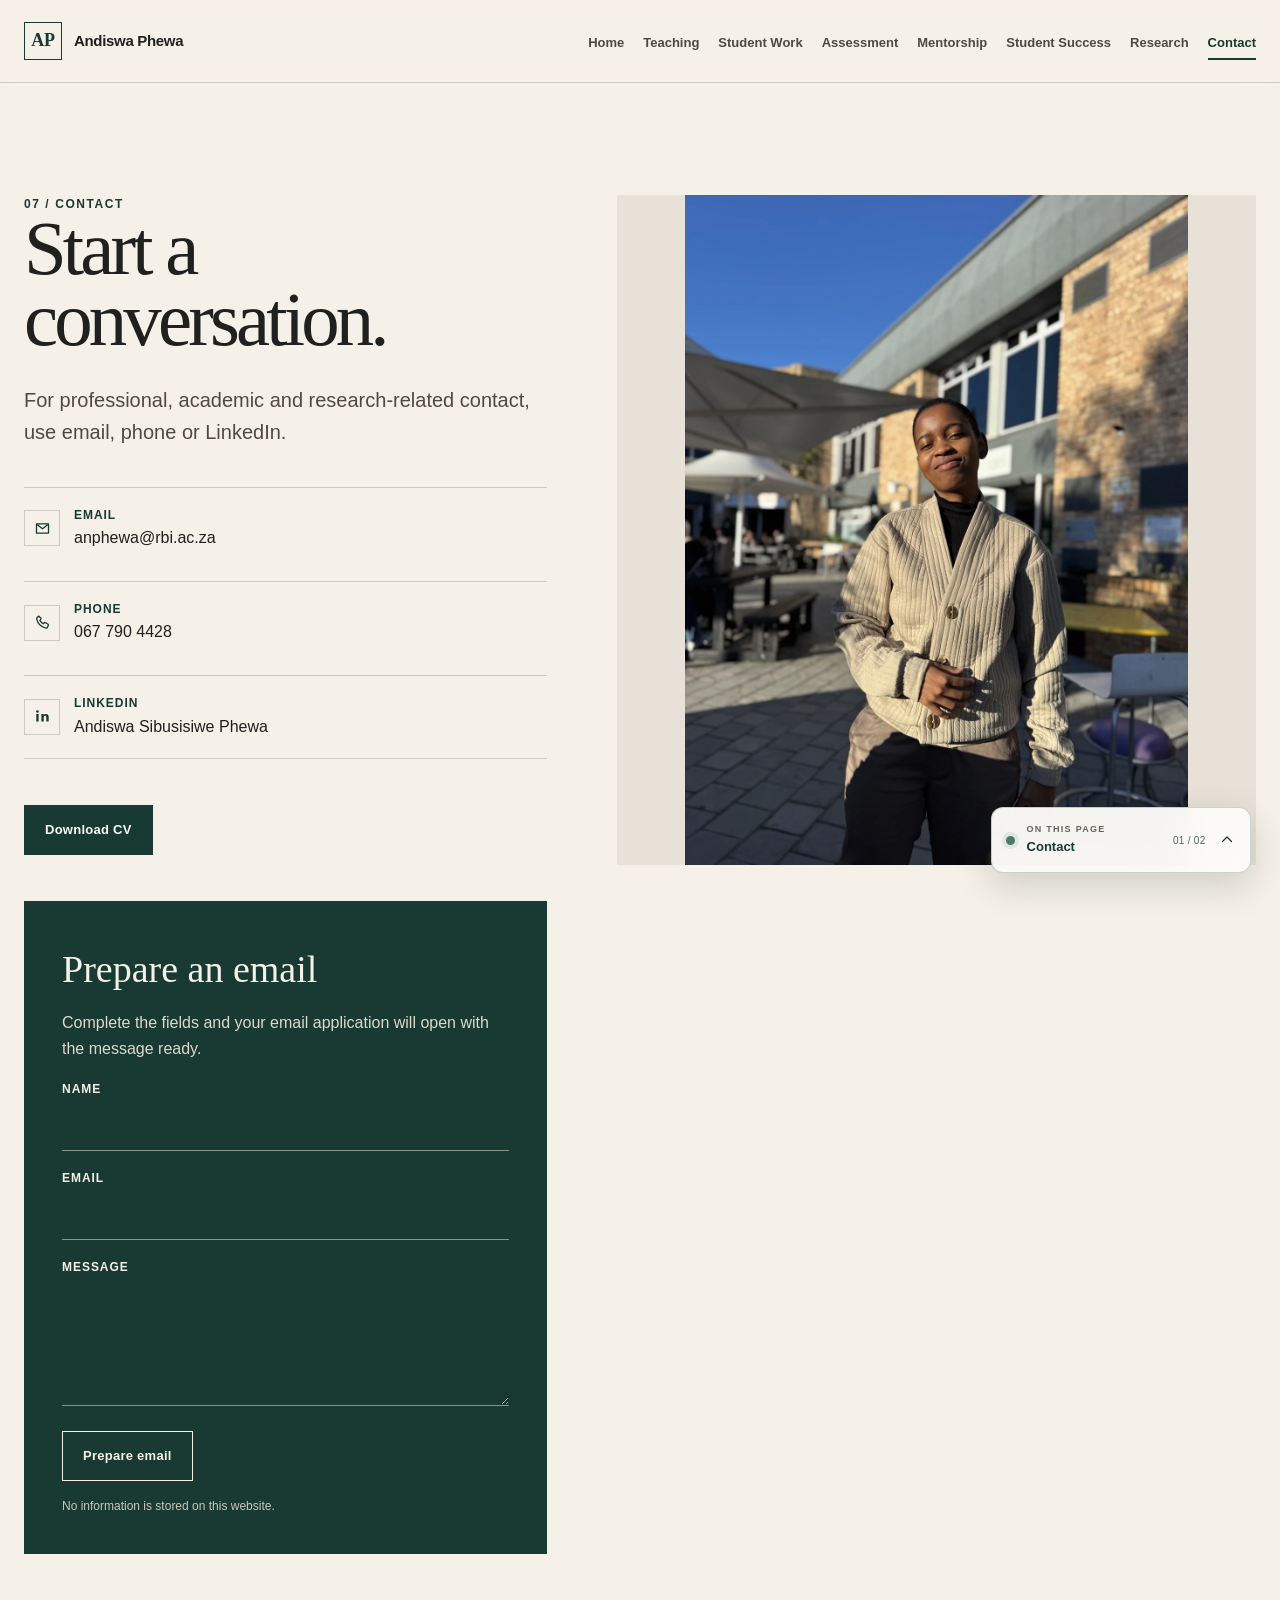
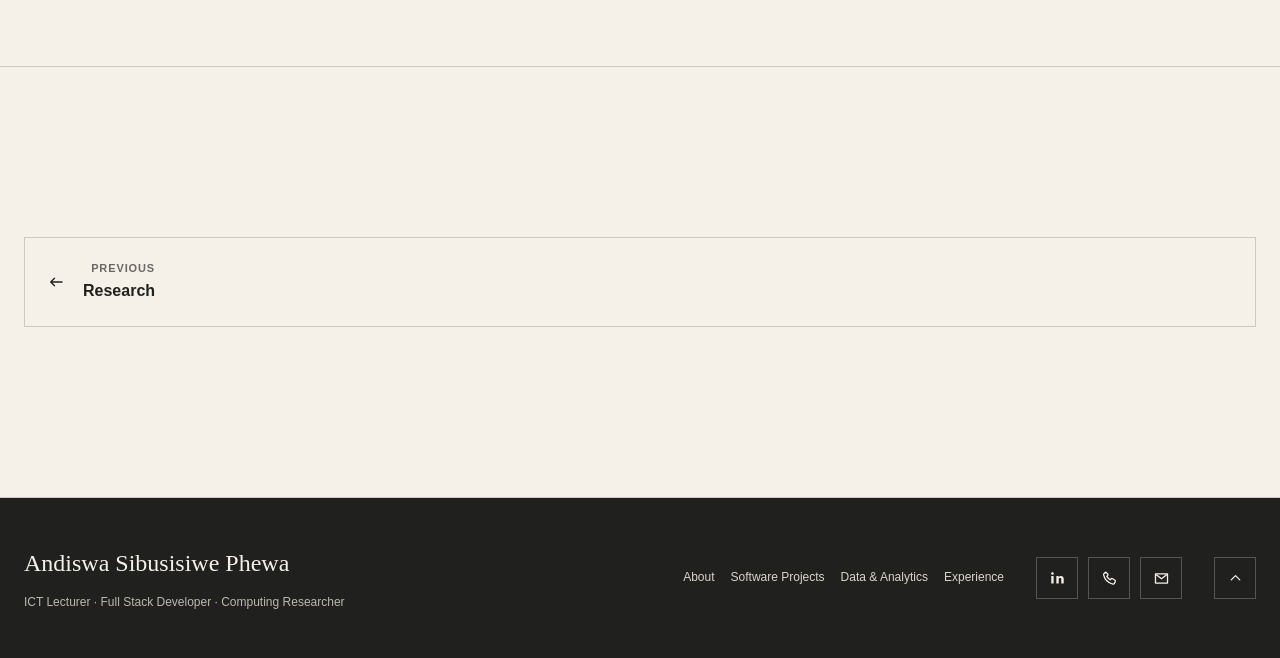
<file: contact.html>
<!DOCTYPE html>

<html lang="en">
<head>
<meta charset="utf-8"/>
<meta content="width=device-width, initial-scale=1.0" name="viewport"/>
<title>Contact | Andiswa Phewa</title>
<meta content="Contact Andiswa Sibusisiwe Phewa for professional, academic and research conversations." name="description"/>
<meta content="#183A32" name="theme-color"/>
<meta content="Contact | Andiswa Phewa" property="og:title"/>
<meta content="Contact Andiswa Sibusisiwe Phewa for professional, academic and research conversations." property="og:description"/>
<meta content="website" property="og:type"/>
<meta content="assets/images/hero.jpg" property="og:image"/>
<link href="assets/images/favicon.svg" rel="icon" type="image/svg+xml"/>
<link href="assets/css/styles.css" rel="stylesheet"/>
</head>
<body id="page-top">
<a class="skip-link" href="#main">Skip to content</a>
<header class="site-header">
<div class="header-inner">
<a aria-label="Andiswa Phewa home" class="brand" href="index.html"><span class="brand-mark">AP</span><span class="brand-name">Andiswa Phewa</span></a>
<button aria-controls="site-nav" aria-expanded="false" aria-label="Open navigation" class="menu-toggle" type="button"><span></span><span></span></button>
<nav aria-label="Primary navigation" class="site-nav" id="site-nav"><a href="index.html">Home</a><a href="teaching.html">Teaching</a><a href="student-work.html">Student Work</a><a href="assessment.html">Assessment</a><a href="mentorship.html">Mentorship</a><a href="impact.html">Student Success</a><a href="research.html">Research</a><a aria-current="page" href="contact.html">Contact</a></nav>
</div>
</header>
<main id="main">
<section class="section" id="chapter-1" data-journey-label="Contact"><div class="container contact-layout">
<div class="contact-copy reveal"><div class="section-label">07 / Contact</div><h1>Start a conversation.</h1><p class="lead">For professional, academic and research-related contact, use email, phone or LinkedIn.</p>
<div class="contact-links">
<a class="contact-link" href="mailto:anphewa@rbi.ac.za"><span class="contact-icon"><svg aria-hidden="true" viewbox="0 0 24 24"><path d="M3.5 5.5h17v13h-17z" fill="none" stroke="currentColor" stroke-linejoin="round" stroke-width="1.8"></path><path d="m4.3 6.4 7.7 6 7.7-6" fill="none" stroke="currentColor" stroke-linejoin="round" stroke-width="1.8"></path></svg></span><span><strong>Email</strong><span>anphewa@rbi.ac.za</span></span></a>
<a class="contact-link" href="tel:+27677904428"><span class="contact-icon"><svg aria-hidden="true" viewbox="0 0 24 24"><path d="M7.2 3.5 4.7 4.7c-.8.4-1.2 1.3-1 2.2 1.5 6.5 6.5 11.5 13 13 .9.2 1.8-.2 2.2-1l1.2-2.5c.4-.8.1-1.8-.7-2.3l-3-1.8c-.7-.4-1.6-.3-2.2.3l-1.2 1.2a14.7 14.7 0 0 1-4.8-4.8l1.2-1.2c.6-.6.7-1.5.3-2.2L7.9 4.2c-.4-.8-1.5-1.1-2.3-.7Z" fill="none" stroke="currentColor" stroke-linecap="round" stroke-linejoin="round" stroke-width="1.8"></path></svg></span><span><strong>Phone</strong><span>067 790 4428</span></span></a>
<a class="contact-link" href="https://www.linkedin.com/in/andiswa-sibusisiwe-phewa-a046a7234/" rel="noopener noreferrer" target="_blank"><span class="contact-icon"><svg aria-hidden="true" viewbox="0 0 24 24"><path d="M6.5 8.4H3.2V19h3.3V8.4ZM4.85 3A1.93 1.93 0 1 0 4.85 6.86 1.93 1.93 0 0 0 4.85 3ZM20.8 13.05c0-3.2-1.7-4.69-3.97-4.69a3.44 3.44 0 0 0-3.12 1.72V8.4h-3.3V19h3.3v-5.25c0-1.38.26-2.72 1.98-2.72 1.69 0 1.71 1.58 1.71 2.81V19h3.3l.1-5.95Z" fill="currentColor"></path></svg></span><span><strong>LinkedIn</strong><span>Andiswa Sibusisiwe Phewa</span></span></a>
</div>
<a class="btn btn-primary" download="" href="assets/docs/Andiswa_Phewa_CV_2026_Final.docx">Download CV</a>
<form class="contact-form" id="contact-form" data-journey-label="Send a message"><h2>Prepare an email</h2><p>Complete the fields and your email application will open with the message ready.</p><label>Name<input autocomplete="name" name="name" required="" type="text"/></label><label>Email<input autocomplete="email" name="email" required="" type="email"/></label><label>Message<textarea name="message" required="" rows="5"></textarea></label><button class="btn btn-light" type="submit">Prepare email</button><p class="form-note">No information is stored on this website.</p></form>
</div>
<figure class="photo-frame contact-photo reveal delay"><picture><source srcset="assets/images/contact.webp" type="image/webp"/><img alt="Andiswa Phewa in a professional outdoor portrait" src="assets/images/contact.jpg"/></picture></figure>
</div></section>
<section class="section"><div class="container page-nav"><a aria-label="Previous page: Research" class="pager-previous" href="research.html"><svg aria-hidden="true" class="pager-arrow pager-arrow-left" height="18" viewbox="0 0 24 24" width="18"><path d="M20 12H5m5-5-5 5 5 5" fill="none" stroke="currentColor" stroke-linecap="round" stroke-linejoin="round" stroke-width="1.8"></path></svg><div><span>Previous</span>Research</div></a></div></section>
</main>
<footer class="site-footer">
<div class="container footer-grid">
<div>
<div class="footer-brand">Andiswa Sibusisiwe Phewa</div>
<div class="footer-meta">ICT Lecturer · Full Stack Developer · Computing Researcher</div>
</div>
<div aria-label="More portfolio pages" class="footer-extra"><a href="about.html">About</a><a href="projects.html">Software Projects</a><a href="data.html">Data &amp; Analytics</a><a href="experience.html">Experience</a></div>
<div aria-label="Contact links" class="footer-social">
<a aria-label="Open LinkedIn profile" class="icon-link" href="https://www.linkedin.com/in/andiswa-sibusisiwe-phewa-a046a7234/" rel="noopener noreferrer" target="_blank"><svg aria-hidden="true" viewbox="0 0 24 24"><path d="M6.5 8.4H3.2V19h3.3V8.4ZM4.85 3A1.93 1.93 0 1 0 4.85 6.86 1.93 1.93 0 0 0 4.85 3ZM20.8 13.05c0-3.2-1.7-4.69-3.97-4.69a3.44 3.44 0 0 0-3.12 1.72V8.4h-3.3V19h3.3v-5.25c0-1.38.26-2.72 1.98-2.72 1.69 0 1.71 1.58 1.71 2.81V19h3.3l.1-5.95Z" fill="currentColor"></path></svg></a>
<a aria-label="Call 067 790 4428" class="icon-link" href="tel:+27677904428"><svg aria-hidden="true" viewbox="0 0 24 24"><path d="M7.2 3.5 4.7 4.7c-.8.4-1.2 1.3-1 2.2 1.5 6.5 6.5 11.5 13 13 .9.2 1.8-.2 2.2-1l1.2-2.5c.4-.8.1-1.8-.7-2.3l-3-1.8c-.7-.4-1.6-.3-2.2.3l-1.2 1.2a14.7 14.7 0 0 1-4.8-4.8l1.2-1.2c.6-.6.7-1.5.3-2.2L7.9 4.2c-.4-.8-1.5-1.1-2.3-.7Z" fill="none" stroke="currentColor" stroke-linecap="round" stroke-linejoin="round" stroke-width="1.8"></path></svg></a>
<a aria-label="Email Andiswa Phewa" class="icon-link" href="mailto:anphewa@rbi.ac.za"><svg aria-hidden="true" viewbox="0 0 24 24"><path d="M3.5 5.5h17v13h-17z" fill="none" stroke="currentColor" stroke-linejoin="round" stroke-width="1.8"></path><path d="m4.3 6.4 7.7 6 7.7-6" fill="none" stroke="currentColor" stroke-linejoin="round" stroke-width="1.8"></path></svg></a>
</div>
<button aria-label="Back to top" class="back-top" data-back-to-top="" type="button"><svg aria-hidden="true" viewbox="0 0 24 24"><path d="m6 14 6-6 6 6" fill="none" stroke="currentColor" stroke-linecap="round" stroke-linejoin="round" stroke-width="1.8"></path></svg></button>
</div>
</footer>
<script src="assets/js/main.js"></script>
</body>
</html>
</file>
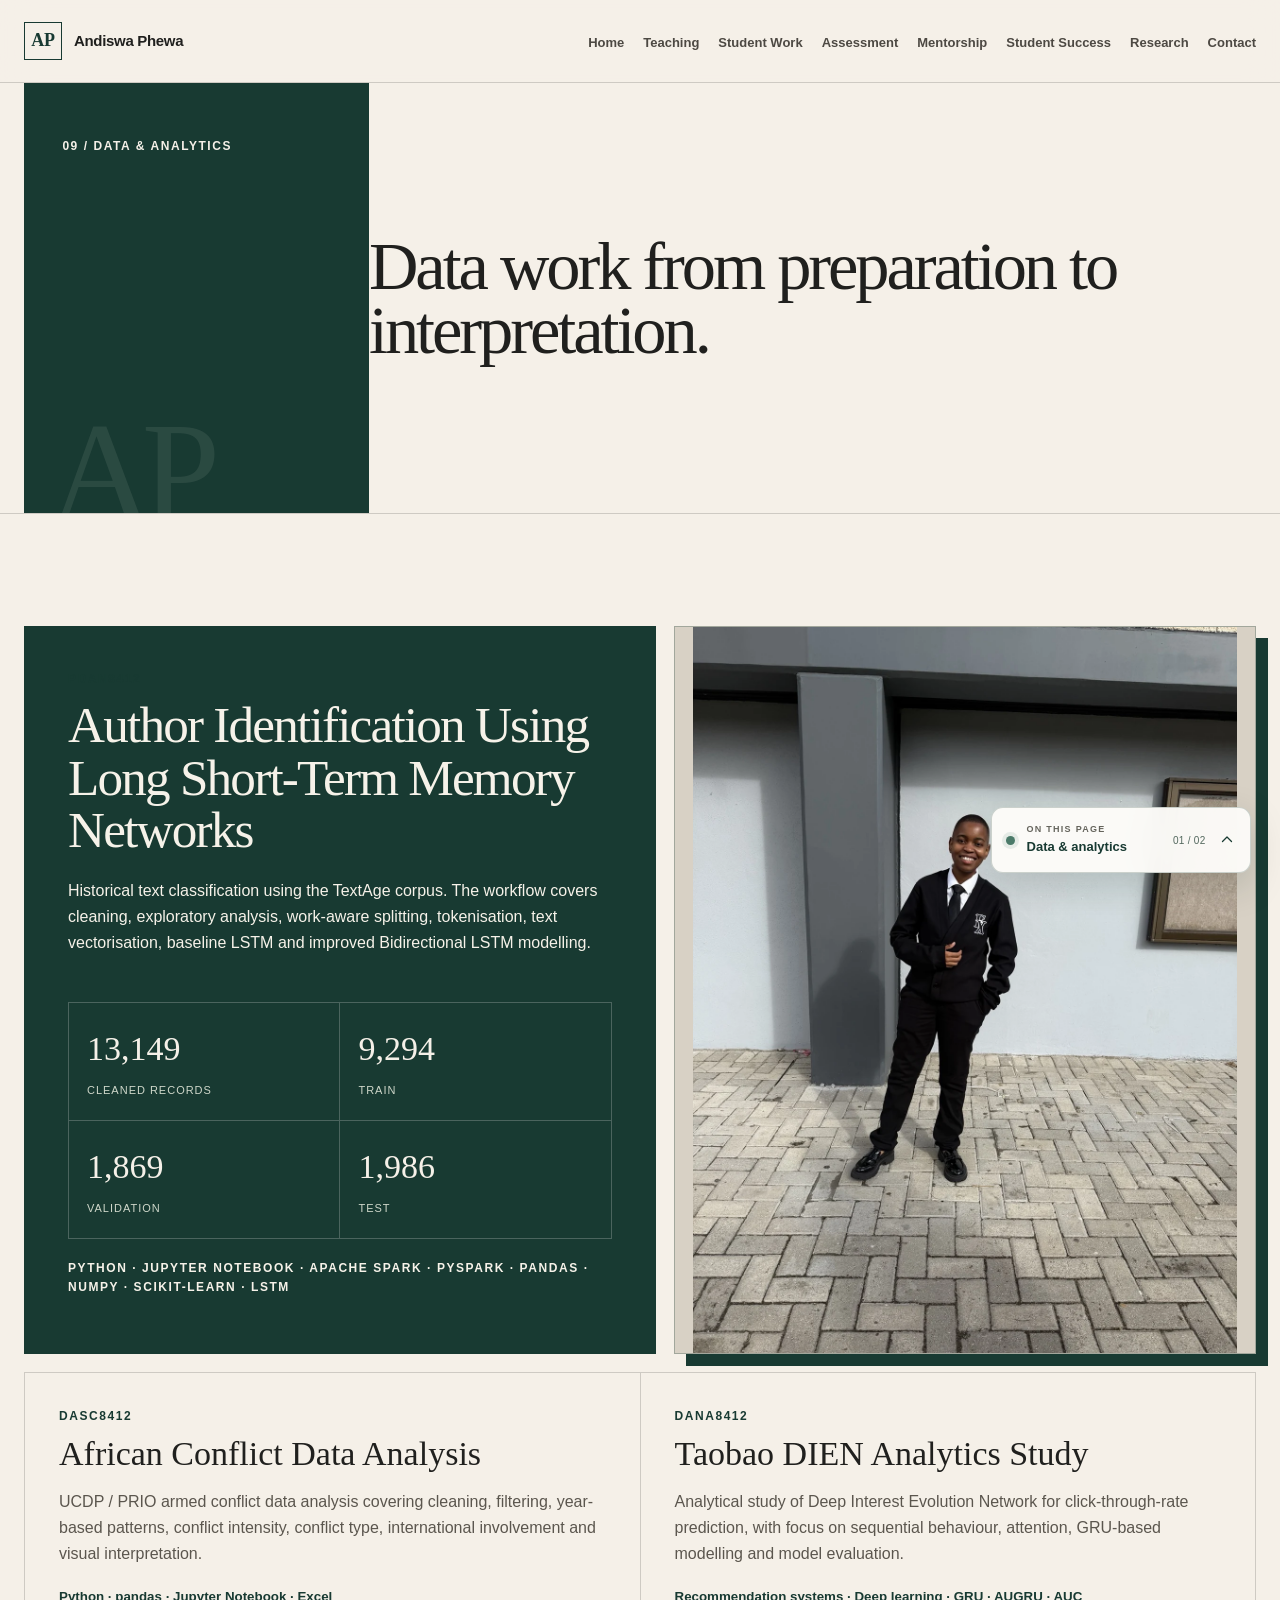
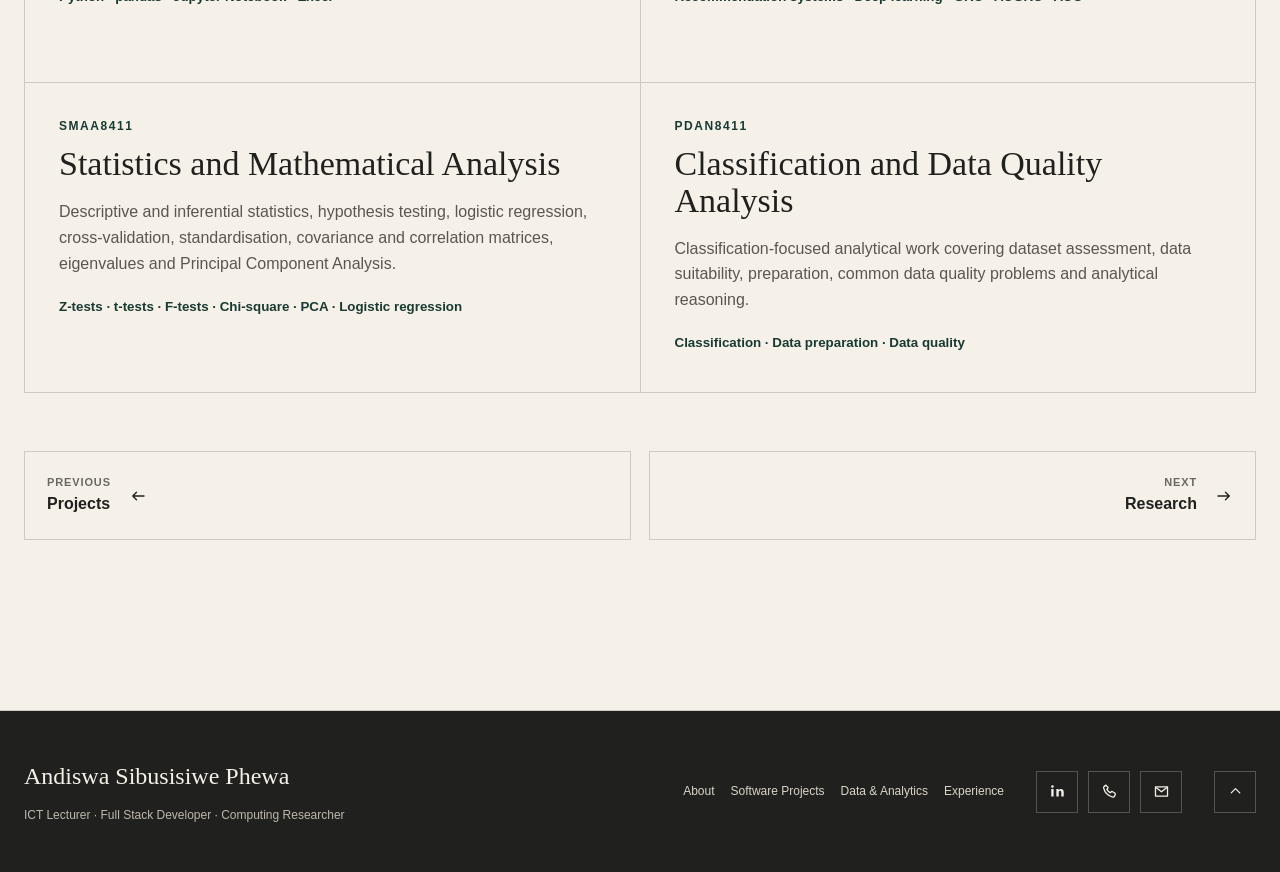
<file: data.html>
<!DOCTYPE html>

<html lang="en">
<head>
<meta charset="utf-8"/>
<meta content="width=device-width, initial-scale=1.0" name="viewport"/>
<title>Data and Analytics | Andiswa Phewa</title>
<meta content="Data analytics, deep learning, data science and statistical analysis work by Andiswa Phewa." name="description"/>
<meta content="#183A32" name="theme-color"/>
<meta content="Data and Analytics | Andiswa Phewa" property="og:title"/>
<meta content="Data analytics, deep learning, data science and statistical analysis work by Andiswa Phewa." property="og:description"/>
<meta content="website" property="og:type"/>
<meta content="assets/images/hero.jpg" property="og:image"/>
<link href="assets/images/favicon.svg" rel="icon" type="image/svg+xml"/>
<link href="assets/css/styles.css" rel="stylesheet"/>
</head>
<body id="page-top">
<a class="skip-link" href="#main">Skip to content</a>
<header class="site-header">
<div class="header-inner">
<a aria-label="Andiswa Phewa home" class="brand" href="index.html"><span class="brand-mark">AP</span><span class="brand-name">Andiswa Phewa</span></a>
<button aria-controls="site-nav" aria-expanded="false" aria-label="Open navigation" class="menu-toggle" type="button"><span></span><span></span></button>
<nav aria-label="Primary navigation" class="site-nav" id="site-nav"><a href="index.html">Home</a><a href="teaching.html">Teaching</a><a href="student-work.html">Student Work</a><a href="assessment.html">Assessment</a><a href="mentorship.html">Mentorship</a><a href="impact.html">Student Success</a><a href="research.html">Research</a><a href="contact.html">Contact</a></nav>
</div>
</header>
<main id="main">
<section class="page-hero" id="chapter-1" data-journey-label="Data &amp; analytics"><div class="container page-hero-grid"><div class="page-number">09 / Data &amp; Analytics</div><h1>Data work from preparation to interpretation.</h1></div></section>
<section class="section" id="chapter-2" data-journey-label="Selected data work"><div class="container">
<div class="data-feature reveal">
<article class="data-panel"><div><div class="kicker">PDAN8412</div><h2>Author Identification Using Long Short-Term Memory Networks</h2><p>Historical text classification using the TextAge corpus. The workflow covers cleaning, exploratory analysis, work-aware splitting, tokenisation, text vectorisation, baseline LSTM and improved Bidirectional LSTM modelling.</p></div><div><div class="metric-grid"><div class="metric"><strong>13,149</strong><span>Cleaned records</span></div><div class="metric"><strong>9,294</strong><span>Train</span></div><div class="metric"><strong>1,869</strong><span>Validation</span></div><div class="metric"><strong>1,986</strong><span>Test</span></div></div><p class="kicker" style="margin-top:20px">Python · Jupyter Notebook · Apache Spark · PySpark · pandas · NumPy · scikit-learn · LSTM</p></div></article>
<figure class="photo-frame editorial-photo data-image"><picture><source srcset="assets/images/research.webp" type="image/webp"/><img alt="Andiswa Phewa at a university event" src="assets/images/research.jpg"/></picture></figure>
</div>
<div class="analysis-grid">
<article class="analysis-card reveal"><div class="kicker">DASC8412</div><h3>African Conflict Data Analysis</h3><p>UCDP / PRIO armed conflict data analysis covering cleaning, filtering, year-based patterns, conflict intensity, conflict type, international involvement and visual interpretation.</p><small>Python · pandas · Jupyter Notebook · Excel</small></article>
<article class="analysis-card reveal"><div class="kicker">DANA8412</div><h3>Taobao DIEN Analytics Study</h3><p>Analytical study of Deep Interest Evolution Network for click-through-rate prediction, with focus on sequential behaviour, attention, GRU-based modelling and model evaluation.</p><small>Recommendation systems · Deep learning · GRU · AUGRU · AUC</small></article>
<article class="analysis-card reveal"><div class="kicker">SMAA8411</div><h3>Statistics and Mathematical Analysis</h3><p>Descriptive and inferential statistics, hypothesis testing, logistic regression, cross-validation, standardisation, covariance and correlation matrices, eigenvalues and Principal Component Analysis.</p><small>Z-tests · t-tests · F-tests · Chi-square · PCA · Logistic regression</small></article>
<article class="analysis-card reveal"><div class="kicker">PDAN8411</div><h3>Classification and Data Quality Analysis</h3><p>Classification-focused analytical work covering dataset assessment, data suitability, preparation, common data quality problems and analytical reasoning.</p><small>Classification · Data preparation · Data quality</small></article>
</div>
<div class="page-nav"><a class="pager-previous" href="projects.html"><div><span>Previous</span>Projects</div><svg aria-hidden="true" class="pager-arrow pager-arrow-left" height="18" viewbox="0 0 24 24" width="18"><path d="M20 12H5m5-5-5 5 5 5" fill="none" stroke="currentColor" stroke-linecap="round" stroke-linejoin="round" stroke-width="1.8"></path></svg></a><a class="pager-next" href="research.html"><div><span>Next</span>Research</div><svg aria-hidden="true" height="18" viewbox="0 0 24 24" width="18"><path d="M4 12h15m-5-5 5 5-5 5" fill="none" stroke="currentColor" stroke-linecap="round" stroke-width="1.8"></path></svg></a></div>
</div></section>
</main>
<footer class="site-footer">
<div class="container footer-grid">
<div>
<div class="footer-brand">Andiswa Sibusisiwe Phewa</div>
<div class="footer-meta">ICT Lecturer · Full Stack Developer · Computing Researcher</div>
</div>
<div aria-label="More portfolio pages" class="footer-extra"><a href="about.html">About</a><a href="projects.html">Software Projects</a><a href="data.html">Data &amp; Analytics</a><a href="experience.html">Experience</a></div>
<div aria-label="Contact links" class="footer-social">
<a aria-label="Open LinkedIn profile" class="icon-link" href="https://www.linkedin.com/in/andiswa-sibusisiwe-phewa-a046a7234/" rel="noopener noreferrer" target="_blank"><svg aria-hidden="true" viewbox="0 0 24 24"><path d="M6.5 8.4H3.2V19h3.3V8.4ZM4.85 3A1.93 1.93 0 1 0 4.85 6.86 1.93 1.93 0 0 0 4.85 3ZM20.8 13.05c0-3.2-1.7-4.69-3.97-4.69a3.44 3.44 0 0 0-3.12 1.72V8.4h-3.3V19h3.3v-5.25c0-1.38.26-2.72 1.98-2.72 1.69 0 1.71 1.58 1.71 2.81V19h3.3l.1-5.95Z" fill="currentColor"></path></svg></a>
<a aria-label="Call 067 790 4428" class="icon-link" href="tel:+27677904428"><svg aria-hidden="true" viewbox="0 0 24 24"><path d="M7.2 3.5 4.7 4.7c-.8.4-1.2 1.3-1 2.2 1.5 6.5 6.5 11.5 13 13 .9.2 1.8-.2 2.2-1l1.2-2.5c.4-.8.1-1.8-.7-2.3l-3-1.8c-.7-.4-1.6-.3-2.2.3l-1.2 1.2a14.7 14.7 0 0 1-4.8-4.8l1.2-1.2c.6-.6.7-1.5.3-2.2L7.9 4.2c-.4-.8-1.5-1.1-2.3-.7Z" fill="none" stroke="currentColor" stroke-linecap="round" stroke-linejoin="round" stroke-width="1.8"></path></svg></a>
<a aria-label="Email Andiswa Phewa" class="icon-link" href="mailto:anphewa@rbi.ac.za"><svg aria-hidden="true" viewbox="0 0 24 24"><path d="M3.5 5.5h17v13h-17z" fill="none" stroke="currentColor" stroke-linejoin="round" stroke-width="1.8"></path><path d="m4.3 6.4 7.7 6 7.7-6" fill="none" stroke="currentColor" stroke-linejoin="round" stroke-width="1.8"></path></svg></a>
</div>
<button aria-label="Back to top" class="back-top" data-back-to-top="" type="button"><svg aria-hidden="true" viewbox="0 0 24 24"><path d="m6 14 6-6 6 6" fill="none" stroke="currentColor" stroke-linecap="round" stroke-linejoin="round" stroke-width="1.8"></path></svg></button>
</div>
</footer>
<script src="assets/js/main.js"></script>
</body>
</html>
</file>
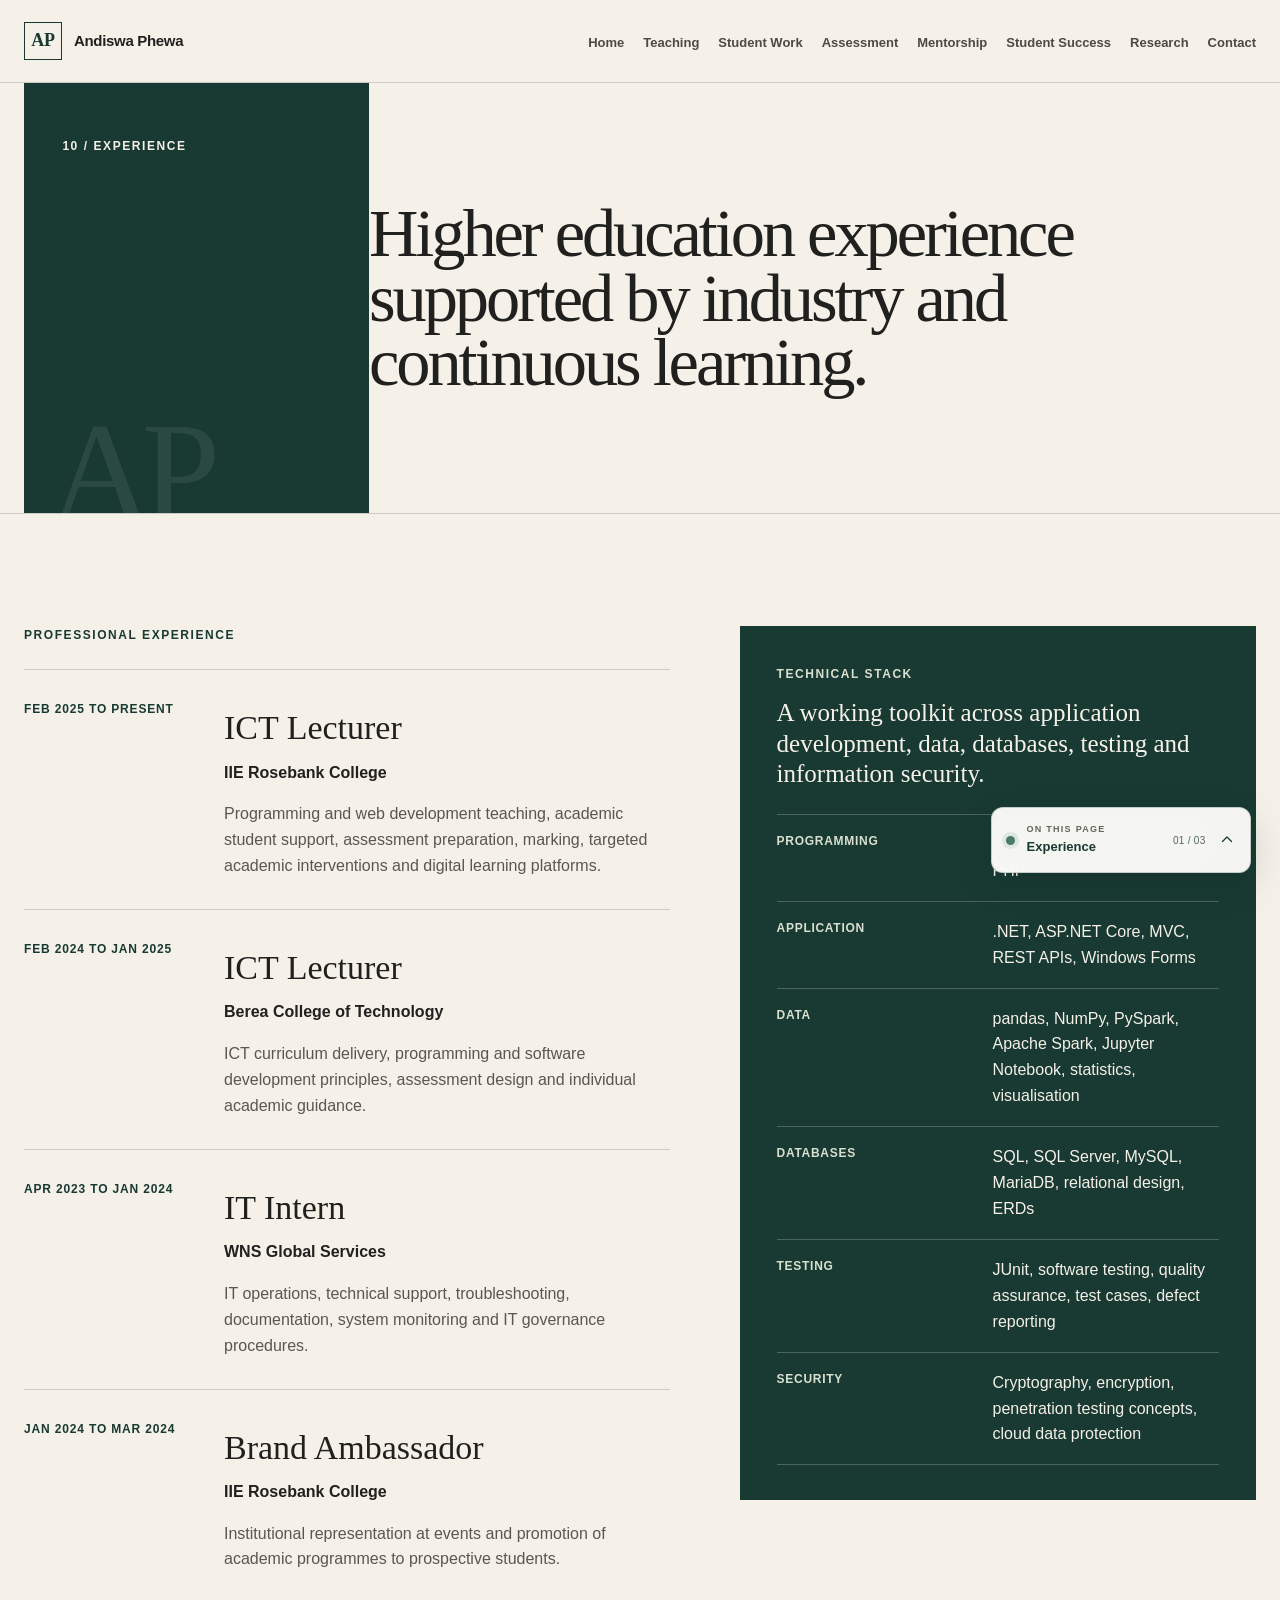
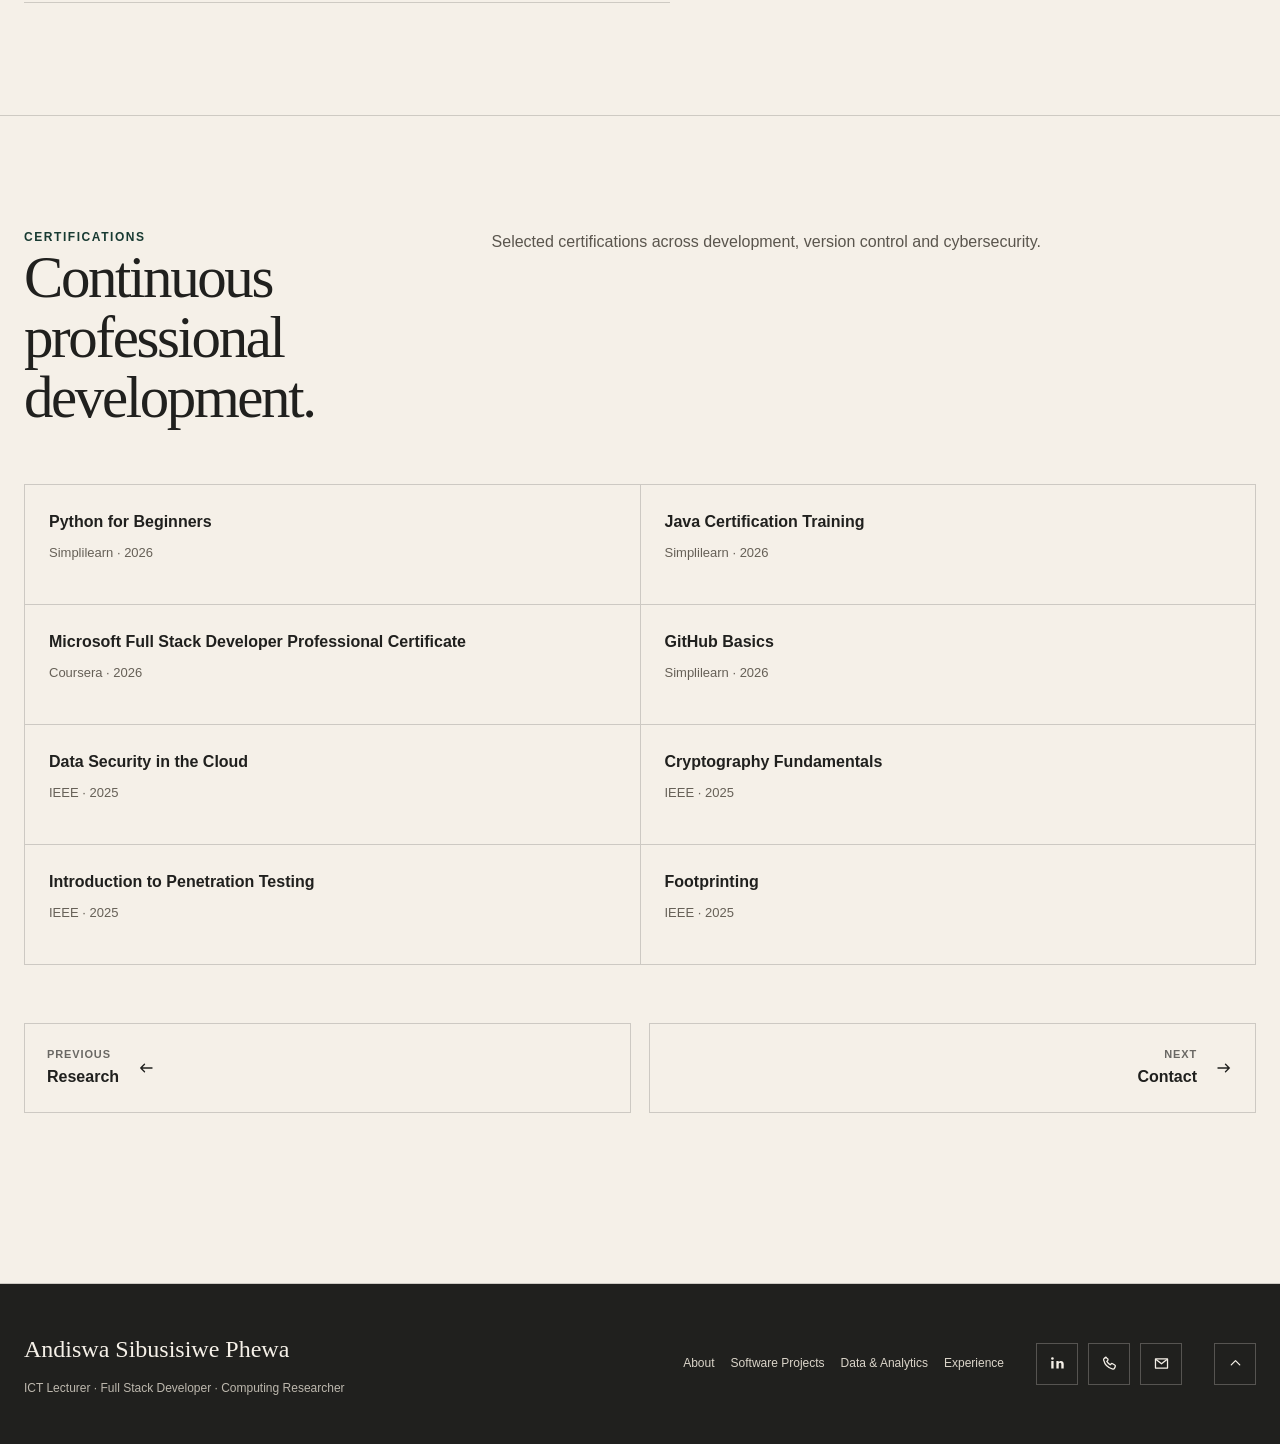
<file: experience.html>
<!DOCTYPE html>

<html lang="en">
<head>
<meta charset="utf-8"/>
<meta content="width=device-width, initial-scale=1.0" name="viewport"/>
<title>Experience | Andiswa Phewa</title>
<meta content="Professional experience, technical skills and certifications of Andiswa Phewa." name="description"/>
<meta content="#183A32" name="theme-color"/>
<meta content="Experience | Andiswa Phewa" property="og:title"/>
<meta content="Professional experience, technical skills and certifications of Andiswa Phewa." property="og:description"/>
<meta content="website" property="og:type"/>
<meta content="assets/images/hero.jpg" property="og:image"/>
<link href="assets/images/favicon.svg" rel="icon" type="image/svg+xml"/>
<link href="assets/css/styles.css" rel="stylesheet"/>
</head>
<body id="page-top">
<a class="skip-link" href="#main">Skip to content</a>
<header class="site-header">
<div class="header-inner">
<a aria-label="Andiswa Phewa home" class="brand" href="index.html"><span class="brand-mark">AP</span><span class="brand-name">Andiswa Phewa</span></a>
<button aria-controls="site-nav" aria-expanded="false" aria-label="Open navigation" class="menu-toggle" type="button"><span></span><span></span></button>
<nav aria-label="Primary navigation" class="site-nav" id="site-nav"><a href="index.html">Home</a><a href="teaching.html">Teaching</a><a href="student-work.html">Student Work</a><a href="assessment.html">Assessment</a><a href="mentorship.html">Mentorship</a><a href="impact.html">Student Success</a><a href="research.html">Research</a><a href="contact.html">Contact</a></nav>
</div>
</header>
<main id="main">
<section class="page-hero" id="chapter-1" data-journey-label="Experience"><div class="container page-hero-grid"><div class="page-number">10 / Experience</div><h1>Higher education experience supported by industry and continuous learning.</h1></div></section>
<section class="section" id="chapter-2" data-journey-label="Professional roles"><div class="container experience-layout">
<div class="reveal"><div class="section-label">Professional experience</div><div class="timeline" style="margin-top:24px">
<article class="timeline-item"><div class="time">Feb 2025 to Present</div><div><h3>ICT Lecturer</h3><p class="org">IIE Rosebank College</p><p>Programming and web development teaching, academic student support, assessment preparation, marking, targeted academic interventions and digital learning platforms.</p></div></article>
<article class="timeline-item"><div class="time">Feb 2024 to Jan 2025</div><div><h3>ICT Lecturer</h3><p class="org">Berea College of Technology</p><p>ICT curriculum delivery, programming and software development principles, assessment design and individual academic guidance.</p></div></article>
<article class="timeline-item"><div class="time">Apr 2023 to Jan 2024</div><div><h3>IT Intern</h3><p class="org">WNS Global Services</p><p>IT operations, technical support, troubleshooting, documentation, system monitoring and IT governance procedures.</p></div></article>
<article class="timeline-item"><div class="time">Jan 2024 to Mar 2024</div><div><h3>Brand Ambassador</h3><p class="org">IIE Rosebank College</p><p>Institutional representation at events and promotion of academic programmes to prospective students.</p></div></article>
</div></div>
<aside class="experience-side experience-panel reveal delay"><div class="section-label">Technical stack</div><p class="experience-panel-intro">A working toolkit across application development, data, databases, testing and information security.</p><div class="skills-list" style="margin-top:24px">
<div class="skill-row"><strong>Programming</strong><span>Java, C#, Python, JavaScript, PHP</span></div>
<div class="skill-row"><strong>Application</strong><span>.NET, ASP.NET Core, MVC, REST APIs, Windows Forms</span></div>
<div class="skill-row"><strong>Data</strong><span>pandas, NumPy, PySpark, Apache Spark, Jupyter Notebook, statistics, visualisation</span></div>
<div class="skill-row"><strong>Databases</strong><span>SQL, SQL Server, MySQL, MariaDB, relational design, ERDs</span></div>
<div class="skill-row"><strong>Testing</strong><span>JUnit, software testing, quality assurance, test cases, defect reporting</span></div>
<div class="skill-row"><strong>Security</strong><span>Cryptography, encryption, penetration testing concepts, cloud data protection</span></div>
</div>
</aside>
</div></section>
<section class="section" id="chapter-3" data-journey-label="Professional development"><div class="container"><div class="section-heading reveal"><div><div class="section-label">Certifications</div><h2>Continuous professional development.</h2></div><p>Selected certifications across development, version control and cybersecurity.</p></div><div class="cert-grid reveal">
<article class="cert"><h3>Python for Beginners</h3><p>Simplilearn · 2026</p></article><article class="cert"><h3>Java Certification Training</h3><p>Simplilearn · 2026</p></article><article class="cert"><h3>Microsoft Full Stack Developer Professional Certificate</h3><p>Coursera · 2026</p></article><article class="cert"><h3>GitHub Basics</h3><p>Simplilearn · 2026</p></article><article class="cert"><h3>Data Security in the Cloud</h3><p>IEEE · 2025</p></article><article class="cert"><h3>Cryptography Fundamentals</h3><p>IEEE · 2025</p></article><article class="cert"><h3>Introduction to Penetration Testing</h3><p>IEEE · 2025</p></article><article class="cert"><h3>Footprinting</h3><p>IEEE · 2025</p></article>
</div><div class="page-nav"><a class="pager-previous" href="research.html"><div><span>Previous</span>Research</div><svg aria-hidden="true" class="pager-arrow pager-arrow-left" height="18" viewbox="0 0 24 24" width="18"><path d="M20 12H5m5-5-5 5 5 5" fill="none" stroke="currentColor" stroke-linecap="round" stroke-linejoin="round" stroke-width="1.8"></path></svg></a><a class="pager-next" href="contact.html"><div><span>Next</span>Contact</div><svg aria-hidden="true" height="18" viewbox="0 0 24 24" width="18"><path d="M4 12h15m-5-5 5 5-5 5" fill="none" stroke="currentColor" stroke-linecap="round" stroke-width="1.8"></path></svg></a></div></div></section>
</main>
<footer class="site-footer">
<div class="container footer-grid">
<div>
<div class="footer-brand">Andiswa Sibusisiwe Phewa</div>
<div class="footer-meta">ICT Lecturer · Full Stack Developer · Computing Researcher</div>
</div>
<div aria-label="More portfolio pages" class="footer-extra"><a href="about.html">About</a><a href="projects.html">Software Projects</a><a href="data.html">Data &amp; Analytics</a><a href="experience.html">Experience</a></div>
<div aria-label="Contact links" class="footer-social">
<a aria-label="Open LinkedIn profile" class="icon-link" href="https://www.linkedin.com/in/andiswa-sibusisiwe-phewa-a046a7234/" rel="noopener noreferrer" target="_blank"><svg aria-hidden="true" viewbox="0 0 24 24"><path d="M6.5 8.4H3.2V19h3.3V8.4ZM4.85 3A1.93 1.93 0 1 0 4.85 6.86 1.93 1.93 0 0 0 4.85 3ZM20.8 13.05c0-3.2-1.7-4.69-3.97-4.69a3.44 3.44 0 0 0-3.12 1.72V8.4h-3.3V19h3.3v-5.25c0-1.38.26-2.72 1.98-2.72 1.69 0 1.71 1.58 1.71 2.81V19h3.3l.1-5.95Z" fill="currentColor"></path></svg></a>
<a aria-label="Call 067 790 4428" class="icon-link" href="tel:+27677904428"><svg aria-hidden="true" viewbox="0 0 24 24"><path d="M7.2 3.5 4.7 4.7c-.8.4-1.2 1.3-1 2.2 1.5 6.5 6.5 11.5 13 13 .9.2 1.8-.2 2.2-1l1.2-2.5c.4-.8.1-1.8-.7-2.3l-3-1.8c-.7-.4-1.6-.3-2.2.3l-1.2 1.2a14.7 14.7 0 0 1-4.8-4.8l1.2-1.2c.6-.6.7-1.5.3-2.2L7.9 4.2c-.4-.8-1.5-1.1-2.3-.7Z" fill="none" stroke="currentColor" stroke-linecap="round" stroke-linejoin="round" stroke-width="1.8"></path></svg></a>
<a aria-label="Email Andiswa Phewa" class="icon-link" href="mailto:anphewa@rbi.ac.za"><svg aria-hidden="true" viewbox="0 0 24 24"><path d="M3.5 5.5h17v13h-17z" fill="none" stroke="currentColor" stroke-linejoin="round" stroke-width="1.8"></path><path d="m4.3 6.4 7.7 6 7.7-6" fill="none" stroke="currentColor" stroke-linejoin="round" stroke-width="1.8"></path></svg></a>
</div>
<button aria-label="Back to top" class="back-top" data-back-to-top="" type="button"><svg aria-hidden="true" viewbox="0 0 24 24"><path d="m6 14 6-6 6 6" fill="none" stroke="currentColor" stroke-linecap="round" stroke-linejoin="round" stroke-width="1.8"></path></svg></button>
</div>
</footer>
<script src="assets/js/main.js"></script>
</body>
</html>
</file>
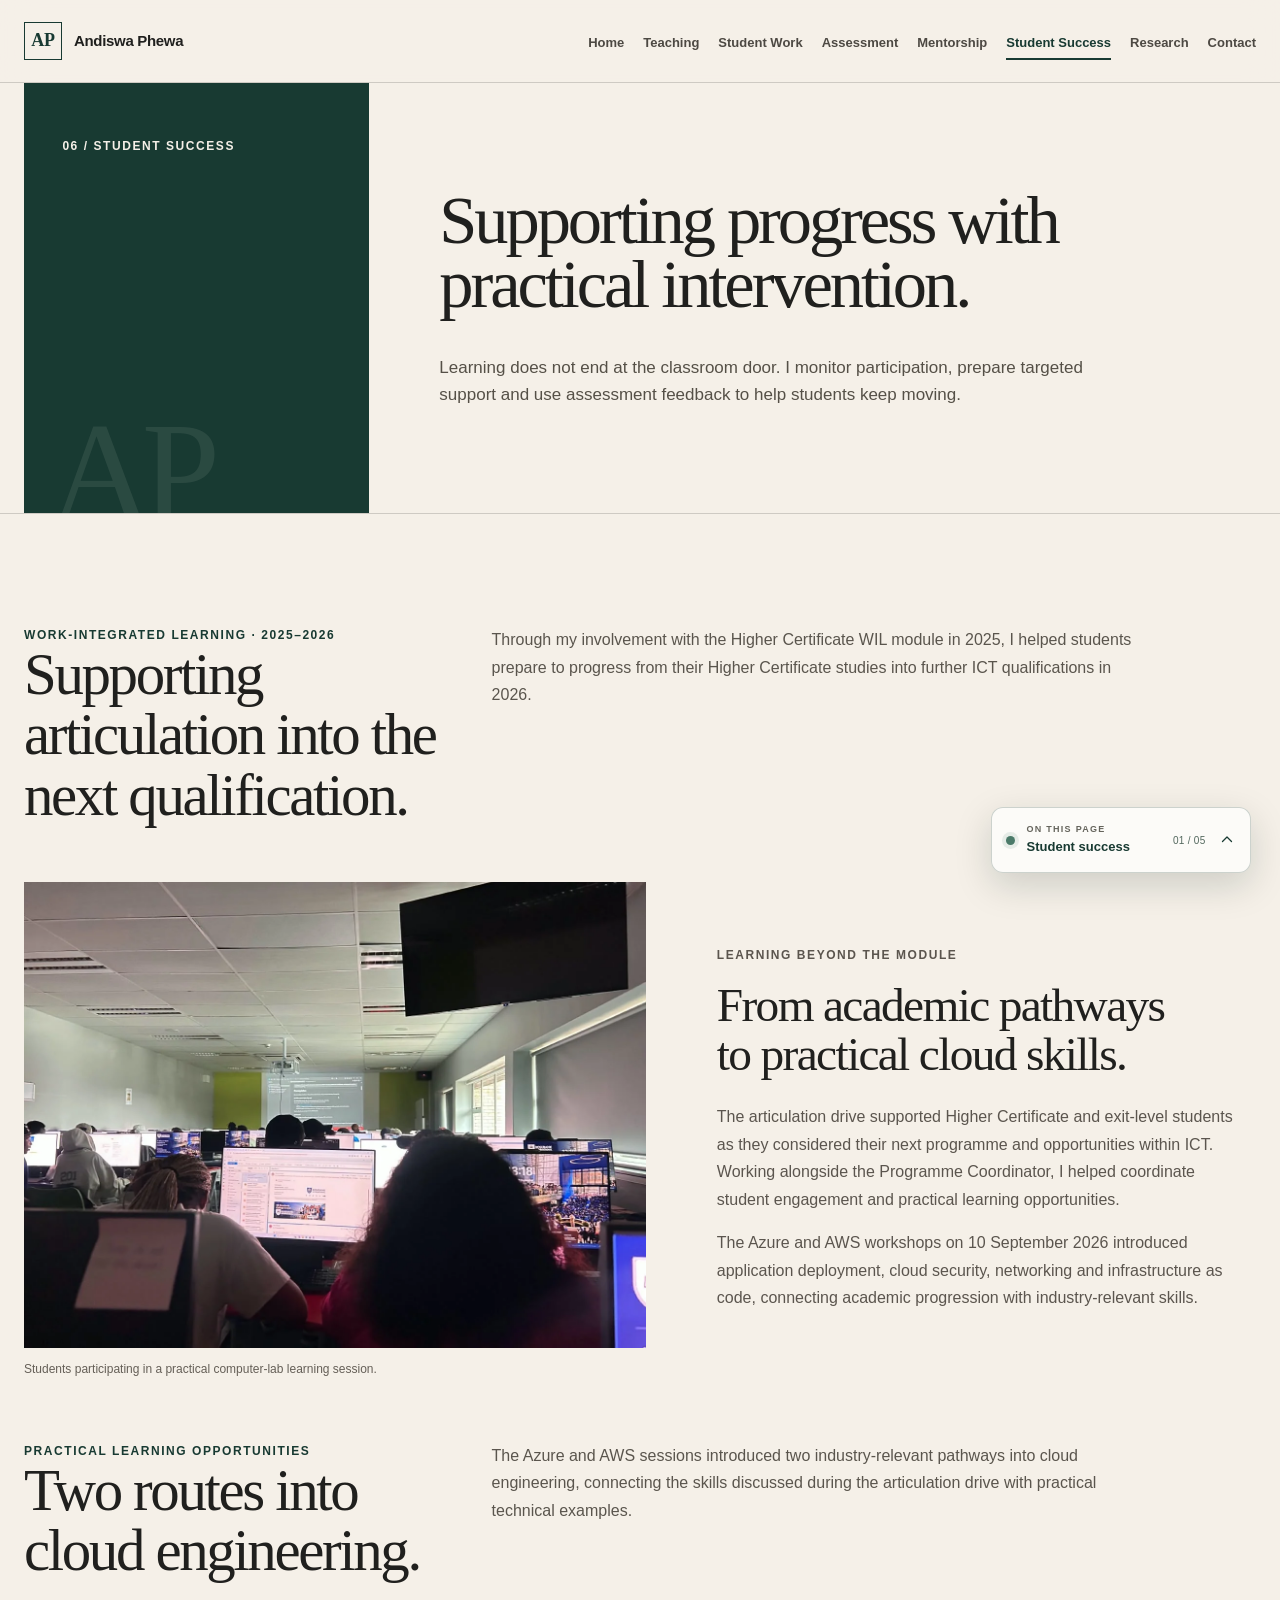
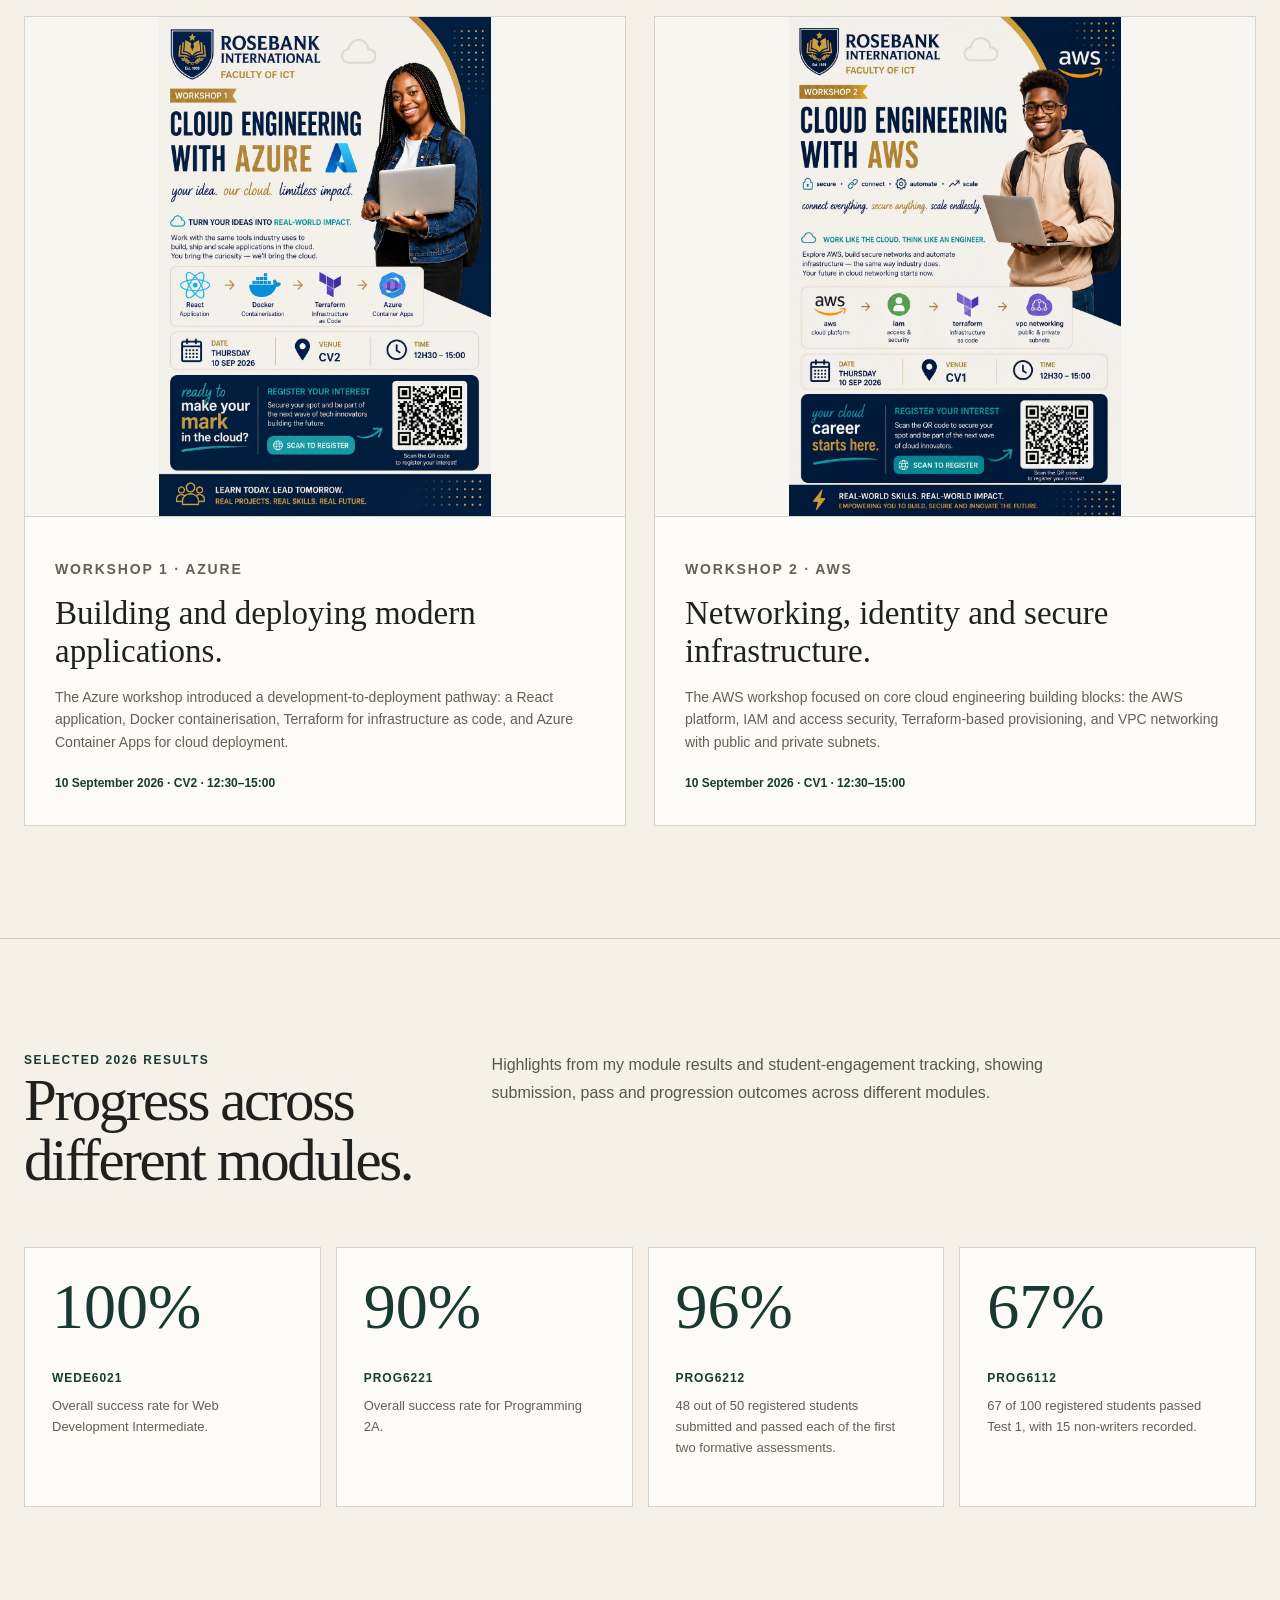
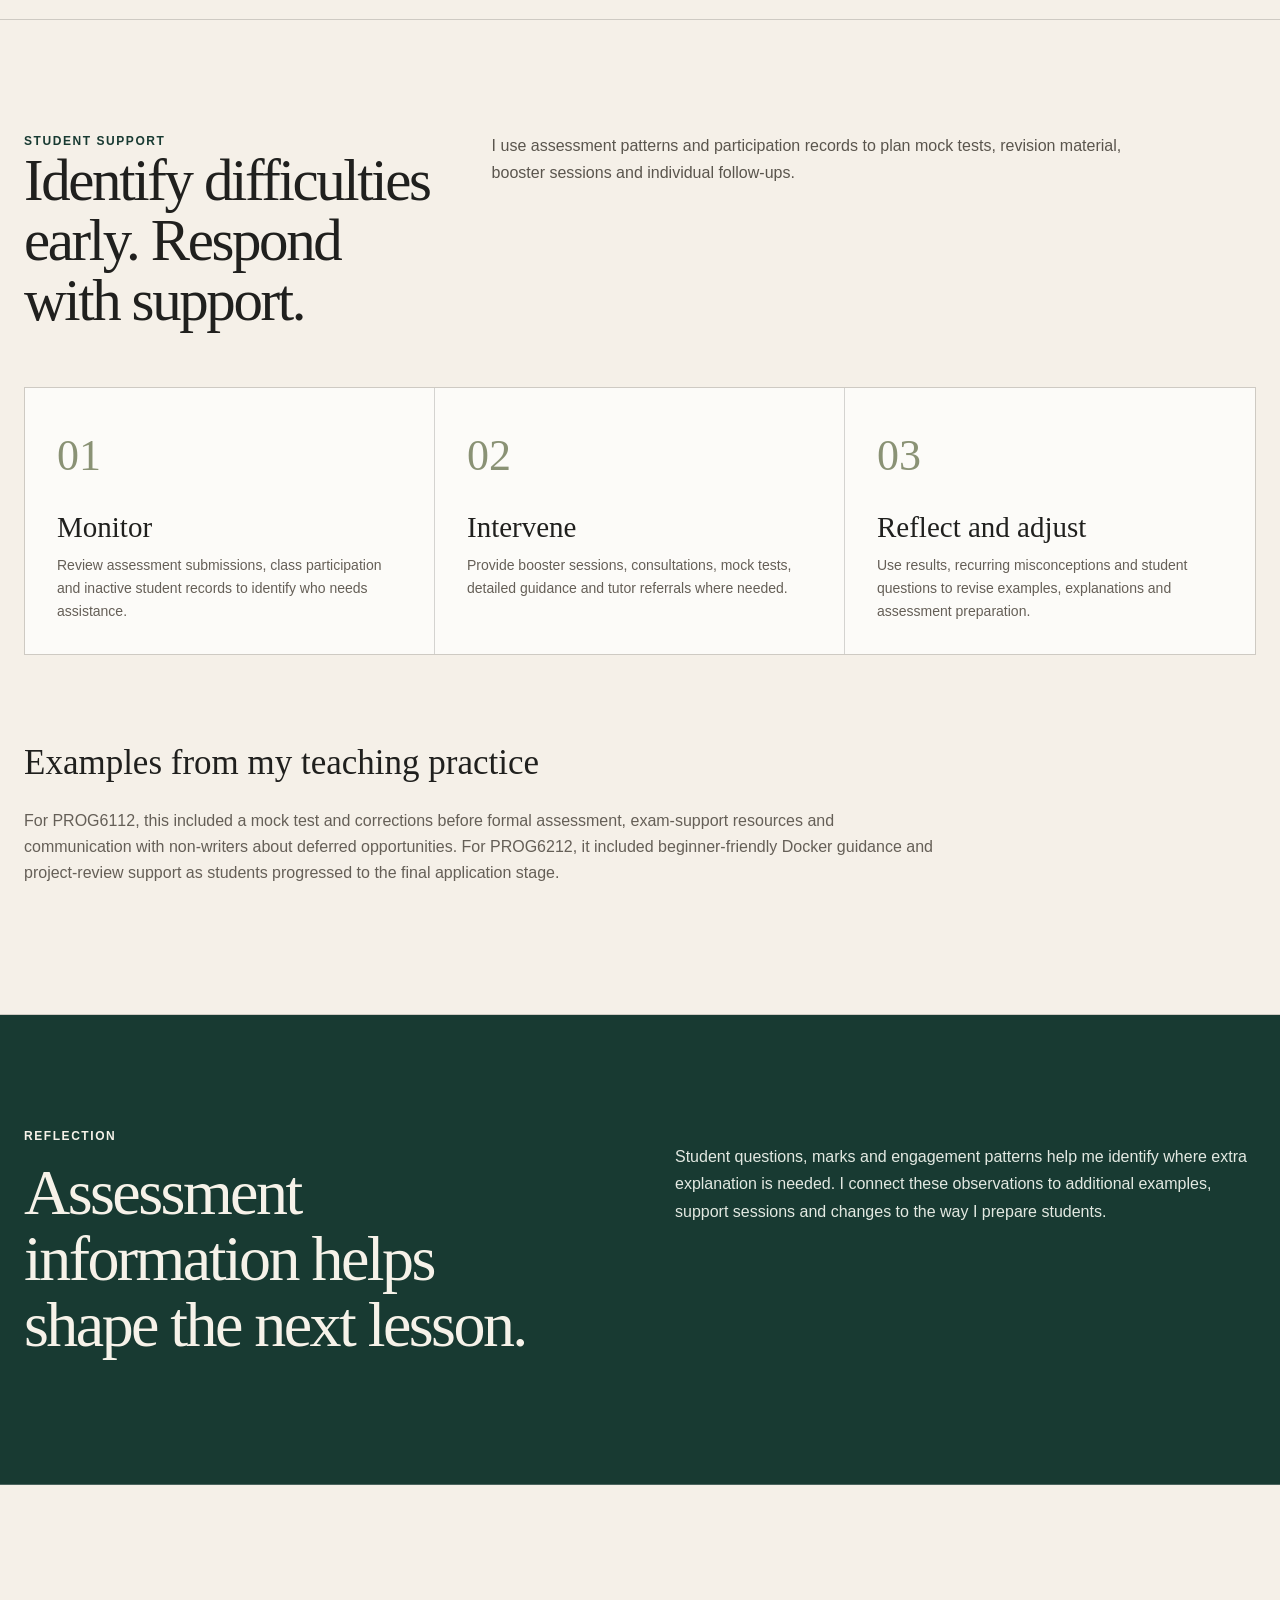
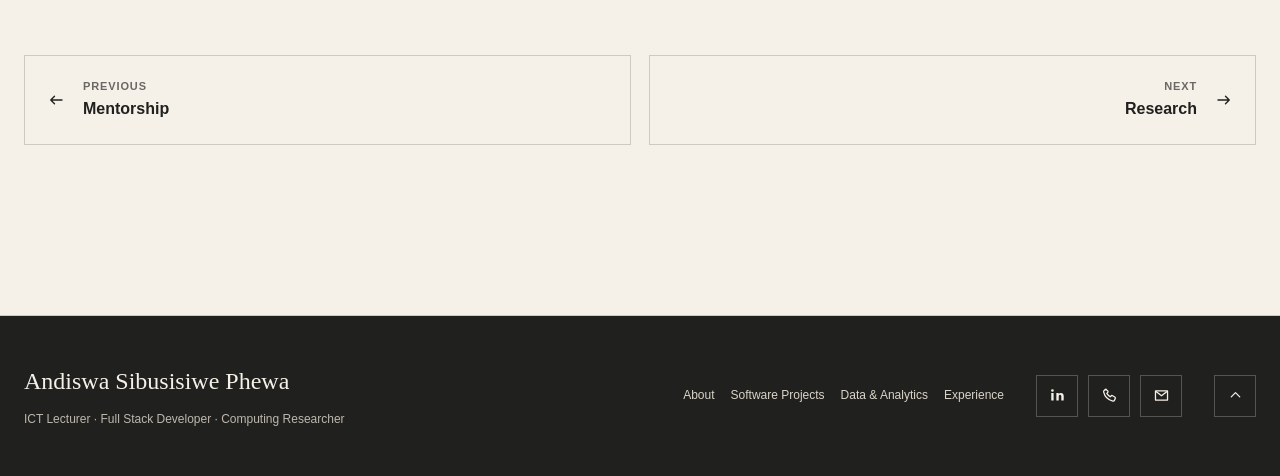
<file: impact.html>
<!DOCTYPE html>

<html lang="en">
<head>
<meta charset="utf-8"/>
<meta content="width=device-width, initial-scale=1.0" name="viewport"/>
<title>Student Success &amp; Support | Andiswa Phewa</title>
<meta content="Student success snapshots and targeted academic interventions in computing education." name="description"/>
<meta content="#183A32" name="theme-color"/>
<meta content="Student Success &amp; Support | Andiswa Phewa" property="og:title"/>
<meta content="Student success snapshots and targeted academic interventions in computing education." property="og:description"/>
<meta content="website" property="og:type"/>
<meta content="assets/images/hero.jpg" property="og:image"/>
<link href="assets/images/favicon.svg" rel="icon" type="image/svg+xml"/>
<link href="assets/css/styles.css" rel="stylesheet"/>
</head>
<body id="page-top">
<a class="skip-link" href="#main">Skip to content</a>
<header class="site-header">
<div class="header-inner">
<a aria-label="Andiswa Phewa home" class="brand" href="index.html"><span class="brand-mark">AP</span><span class="brand-name">Andiswa Phewa</span></a>
<button aria-controls="site-nav" aria-expanded="false" aria-label="Open navigation" class="menu-toggle" type="button"><span></span><span></span></button>
<nav aria-label="Primary navigation" class="site-nav" id="site-nav"><a href="index.html">Home</a><a href="teaching.html">Teaching</a><a href="student-work.html">Student Work</a><a href="assessment.html">Assessment</a><a href="mentorship.html">Mentorship</a><a aria-current="page" href="impact.html">Student Success</a><a href="research.html">Research</a><a href="contact.html">Contact</a></nav>
</div>
</header>
<main id="main"><section class="page-hero" id="chapter-1" data-journey-label="Student success"><div class="container page-hero-grid"><div class="page-number">06 / Student Success</div><div><h1>Supporting progress with practical intervention.</h1><p class="page-hero-intro">Learning does not end at the classroom door. I monitor participation, prepare targeted support and use assessment feedback to help students keep moving.</p></div></div></section>
<section class="section" id="wil-articulation" data-journey-label="WIL &amp; articulation"><div class="container"><div class="section-heading reveal"><div><div class="section-label">Work-integrated learning · 2025–2026</div><h2>Supporting articulation into the next qualification.</h2></div><p>Through my involvement with the Higher Certificate WIL module in 2025, I helped students prepare to progress from their Higher Certificate studies into further ICT qualifications in 2026.</p></div>
<div class="story-feature articulation-feature">
<figure class="story-feature-image reveal"><img alt="Students participating in the cloud-engineering initiative in a computer lab" loading="lazy" src="assets/images/articulation-lab.webp"/><figcaption>Students participating in a practical computer-lab learning session.</figcaption></figure>
<div class="story-feature-copy reveal delay"><p class="kicker">Learning beyond the module</p><h3>From academic pathways to practical cloud skills.</h3><p>The articulation drive supported Higher Certificate and exit-level students as they considered their next programme and opportunities within ICT. Working alongside the Programme Coordinator, I helped coordinate student engagement and practical learning opportunities.</p><p>The Azure and AWS workshops on 10 September 2026 introduced application deployment, cloud security, networking and infrastructure as code, connecting academic progression with industry-relevant skills.</p></div>
</div>
<div class="section-heading workshop-heading"><div><div class="section-label">Practical learning opportunities</div><h2>Two routes into cloud engineering.</h2></div><p>The Azure and AWS sessions introduced two industry-relevant pathways into cloud engineering, connecting the skills discussed during the articulation drive with practical technical examples.</p></div>
<div class="workshop-grid"><article class="workshop-story"><img alt="Cloud Engineering with Azure workshop poster, 10 September 2026" loading="lazy" src="assets/images/cloud-azure-workshop.webp"/><div><p class="kicker">Workshop 1 · Azure</p><h3>Building and deploying modern applications.</h3><p>The Azure workshop introduced a development-to-deployment pathway: a React application, Docker containerisation, Terraform for infrastructure as code, and Azure Container Apps for cloud deployment.</p><p class="workshop-meta">10 September 2026 · CV2 · 12:30–15:00</p></div></article>
<article class="workshop-story"><img alt="Cloud Engineering with AWS workshop poster, 10 September 2026" loading="lazy" src="assets/images/cloud-aws-workshop.webp"/><div><p class="kicker">Workshop 2 · AWS</p><h3>Networking, identity and secure infrastructure.</h3><p>The AWS workshop focused on core cloud engineering building blocks: the AWS platform, IAM and access security, Terraform-based provisioning, and VPC networking with public and private subnets.</p><p class="workshop-meta">10 September 2026 · CV1 · 12:30–15:00</p></div></article></div>
</div></section>
<section class="section" id="chapter-3" data-journey-label="Student results"><div class="container"><div class="section-heading reveal"><div><div class="section-label">Selected 2026 results</div><h2>Progress across different modules.</h2></div><p>Highlights from my module results and student-engagement tracking, showing submission, pass and progression outcomes across different modules.</p></div>
<div class="outcome-stats reveal"><article><div class="outcome-value">100%</div><h3>WEDE6021</h3><p>Overall success rate for Web Development Intermediate.</p></article><article><div class="outcome-value">90%</div><h3>PROG6221</h3><p>Overall success rate for Programming 2A.</p></article><article><div class="outcome-value">96%</div><h3>PROG6212</h3><p>48 out of 50 registered students submitted and passed each of the first two formative assessments.</p></article><article><div class="outcome-value">67%</div><h3>PROG6112</h3><p>67 of 100 registered students passed Test 1, with 15 non-writers recorded.</p></article></div>
</div></section>
<section class="section" id="chapter-4" data-journey-label="Academic support"><div class="container"><div class="section-heading reveal"><div><div class="section-label">Student support</div><h2>Identify difficulties early. Respond with support.</h2></div><p>I use assessment patterns and participation records to plan mock tests, revision material, booster sessions and individual follow-ups.</p></div>
<div class="practice-grid"><article><span>01</span><h3>Monitor</h3><p>Review assessment submissions, class participation and inactive student records to identify who needs assistance.</p></article><article><span>02</span><h3>Intervene</h3><p>Provide booster sessions, consultations, mock tests, detailed guidance and tutor referrals where needed.</p></article><article><span>03</span><h3>Reflect and adjust</h3><p>Use results, recurring misconceptions and student questions to revise examples, explanations and assessment preparation.</p></article></div>
<div class="plain-note"><h3>Examples from my teaching practice</h3><p>For PROG6112, this included a mock test and corrections before formal assessment, exam-support resources and communication with non-writers about deferred opportunities. For PROG6212, it included beginner-friendly Docker guidance and project-review support as students progressed to the final application stage.</p></div>
</div></section>
<section class="section dark-section" id="chapter-5" data-journey-label="Reflection"><div class="container story-wide"><div><div class="section-label">Reflection</div><h2>Assessment information helps shape the next lesson.</h2></div><div><p>Student questions, marks and engagement patterns help me identify where extra explanation is needed. I connect these observations to additional examples, support sessions and changes to the way I prepare students.</p></div></div></section><section class="section"><div class="container page-nav"><a aria-label="Previous page: Mentorship" class="pager-previous" href="mentorship.html"><svg aria-hidden="true" class="pager-arrow pager-arrow-left" height="18" viewbox="0 0 24 24" width="18"><path d="M20 12H5m5-5-5 5 5 5" fill="none" stroke="currentColor" stroke-linecap="round" stroke-linejoin="round" stroke-width="1.8"></path></svg><div><span>Previous</span>Mentorship</div></a><a aria-label="Next page: Research" class="pager-next" href="research.html"><div><span>Next</span>Research</div><svg aria-hidden="true" class="pager-arrow pager-arrow-right" height="18" viewbox="0 0 24 24" width="18"><path d="M4 12h15m-5-5 5 5-5 5" fill="none" stroke="currentColor" stroke-linecap="round" stroke-linejoin="round" stroke-width="1.8"></path></svg></a></div></section></main>
<footer class="site-footer">
<div class="container footer-grid">
<div>
<div class="footer-brand">Andiswa Sibusisiwe Phewa</div>
<div class="footer-meta">ICT Lecturer · Full Stack Developer · Computing Researcher</div>
</div>
<div aria-label="More portfolio pages" class="footer-extra"><a href="about.html">About</a><a href="projects.html">Software Projects</a><a href="data.html">Data &amp; Analytics</a><a href="experience.html">Experience</a></div>
<div aria-label="Contact links" class="footer-social">
<a aria-label="Open LinkedIn profile" class="icon-link" href="https://www.linkedin.com/in/andiswa-sibusisiwe-phewa-a046a7234/" rel="noopener noreferrer" target="_blank"><svg aria-hidden="true" viewbox="0 0 24 24"><path d="M6.5 8.4H3.2V19h3.3V8.4ZM4.85 3A1.93 1.93 0 1 0 4.85 6.86 1.93 1.93 0 0 0 4.85 3ZM20.8 13.05c0-3.2-1.7-4.69-3.97-4.69a3.44 3.44 0 0 0-3.12 1.72V8.4h-3.3V19h3.3v-5.25c0-1.38.26-2.72 1.98-2.72 1.69 0 1.71 1.58 1.71 2.81V19h3.3l.1-5.95Z" fill="currentColor"></path></svg></a>
<a aria-label="Call 067 790 4428" class="icon-link" href="tel:+27677904428"><svg aria-hidden="true" viewbox="0 0 24 24"><path d="M7.2 3.5 4.7 4.7c-.8.4-1.2 1.3-1 2.2 1.5 6.5 6.5 11.5 13 13 .9.2 1.8-.2 2.2-1l1.2-2.5c.4-.8.1-1.8-.7-2.3l-3-1.8c-.7-.4-1.6-.3-2.2.3l-1.2 1.2a14.7 14.7 0 0 1-4.8-4.8l1.2-1.2c.6-.6.7-1.5.3-2.2L7.9 4.2c-.4-.8-1.5-1.1-2.3-.7Z" fill="none" stroke="currentColor" stroke-linecap="round" stroke-linejoin="round" stroke-width="1.8"></path></svg></a>
<a aria-label="Email Andiswa Phewa" class="icon-link" href="mailto:anphewa@rbi.ac.za"><svg aria-hidden="true" viewbox="0 0 24 24"><path d="M3.5 5.5h17v13h-17z" fill="none" stroke="currentColor" stroke-linejoin="round" stroke-width="1.8"></path><path d="m4.3 6.4 7.7 6 7.7-6" fill="none" stroke="currentColor" stroke-linejoin="round" stroke-width="1.8"></path></svg></a>
</div>
<button aria-label="Back to top" class="back-top" data-back-to-top="" type="button"><svg aria-hidden="true" viewbox="0 0 24 24"><path d="m6 14 6-6 6 6" fill="none" stroke="currentColor" stroke-linecap="round" stroke-linejoin="round" stroke-width="1.8"></path></svg></button>
</div>
</footer>
<script src="assets/js/main.js"></script>
</body>
</html>
</file>
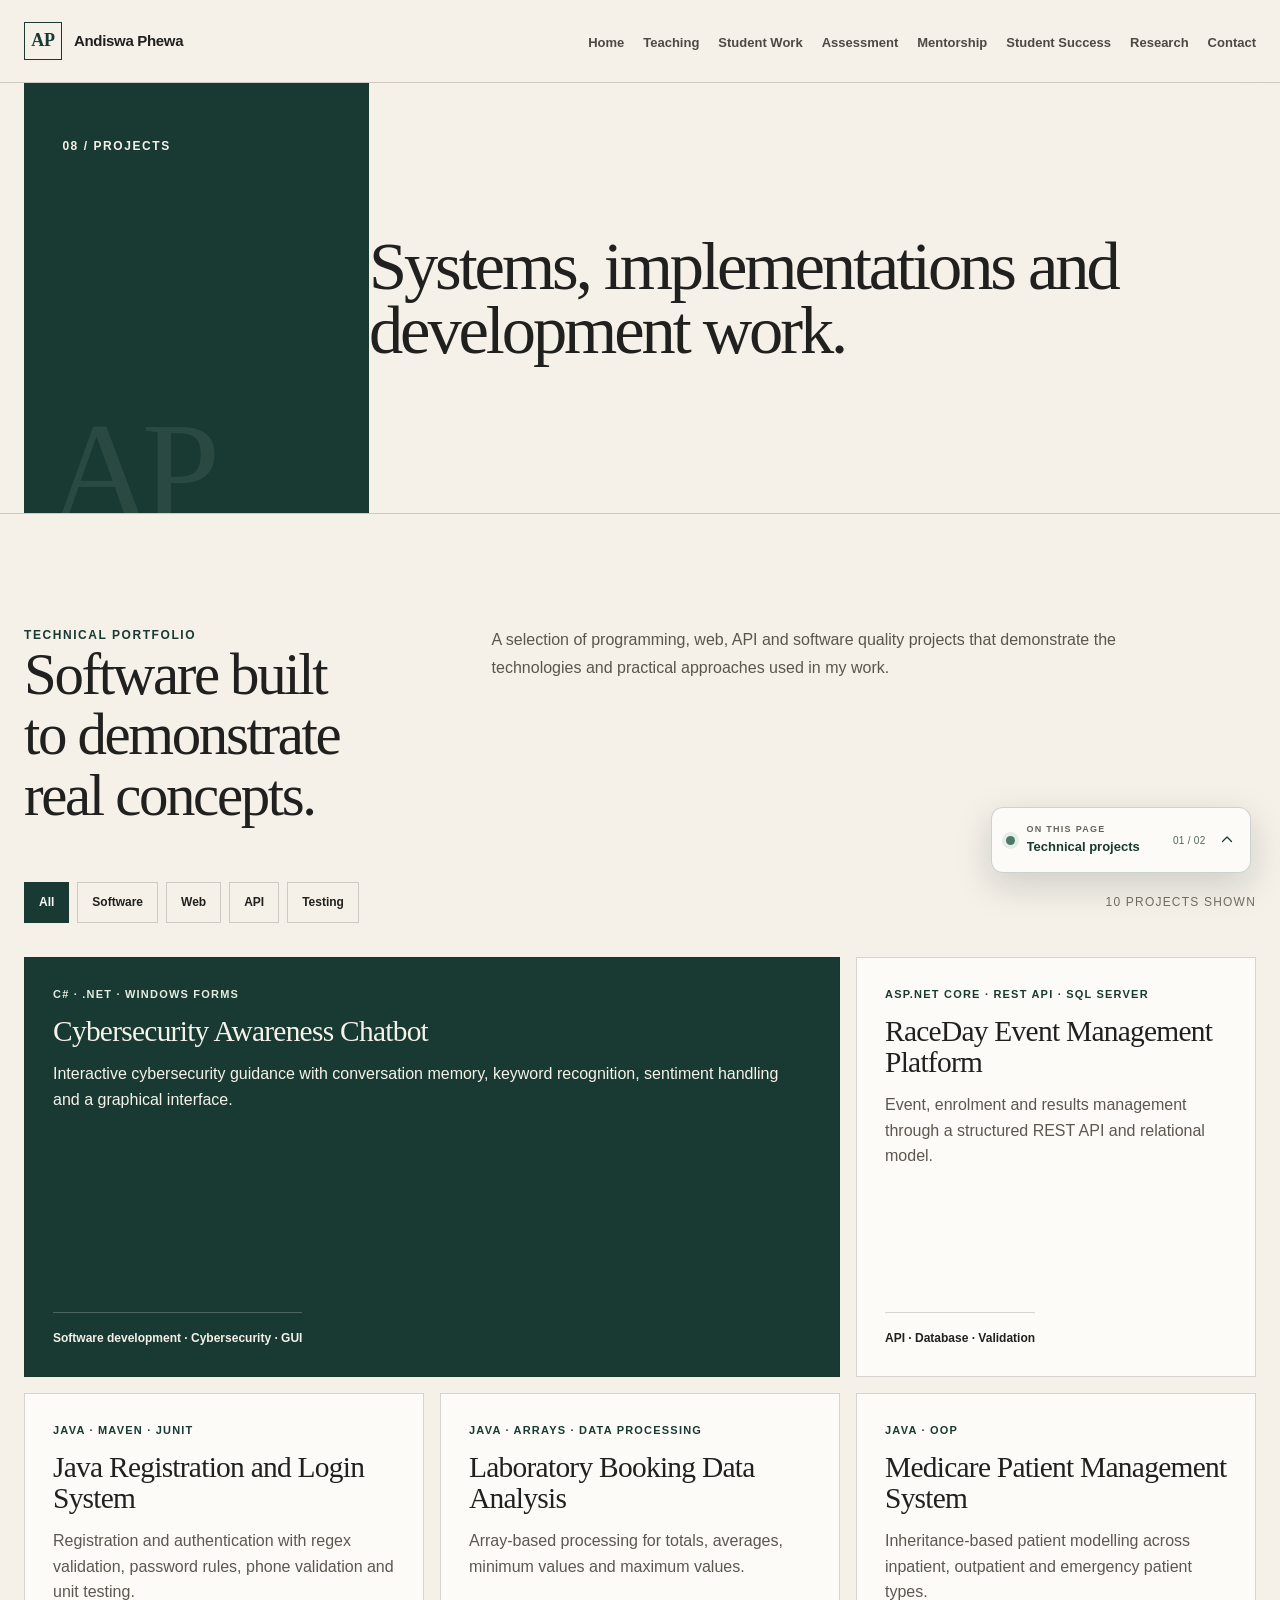
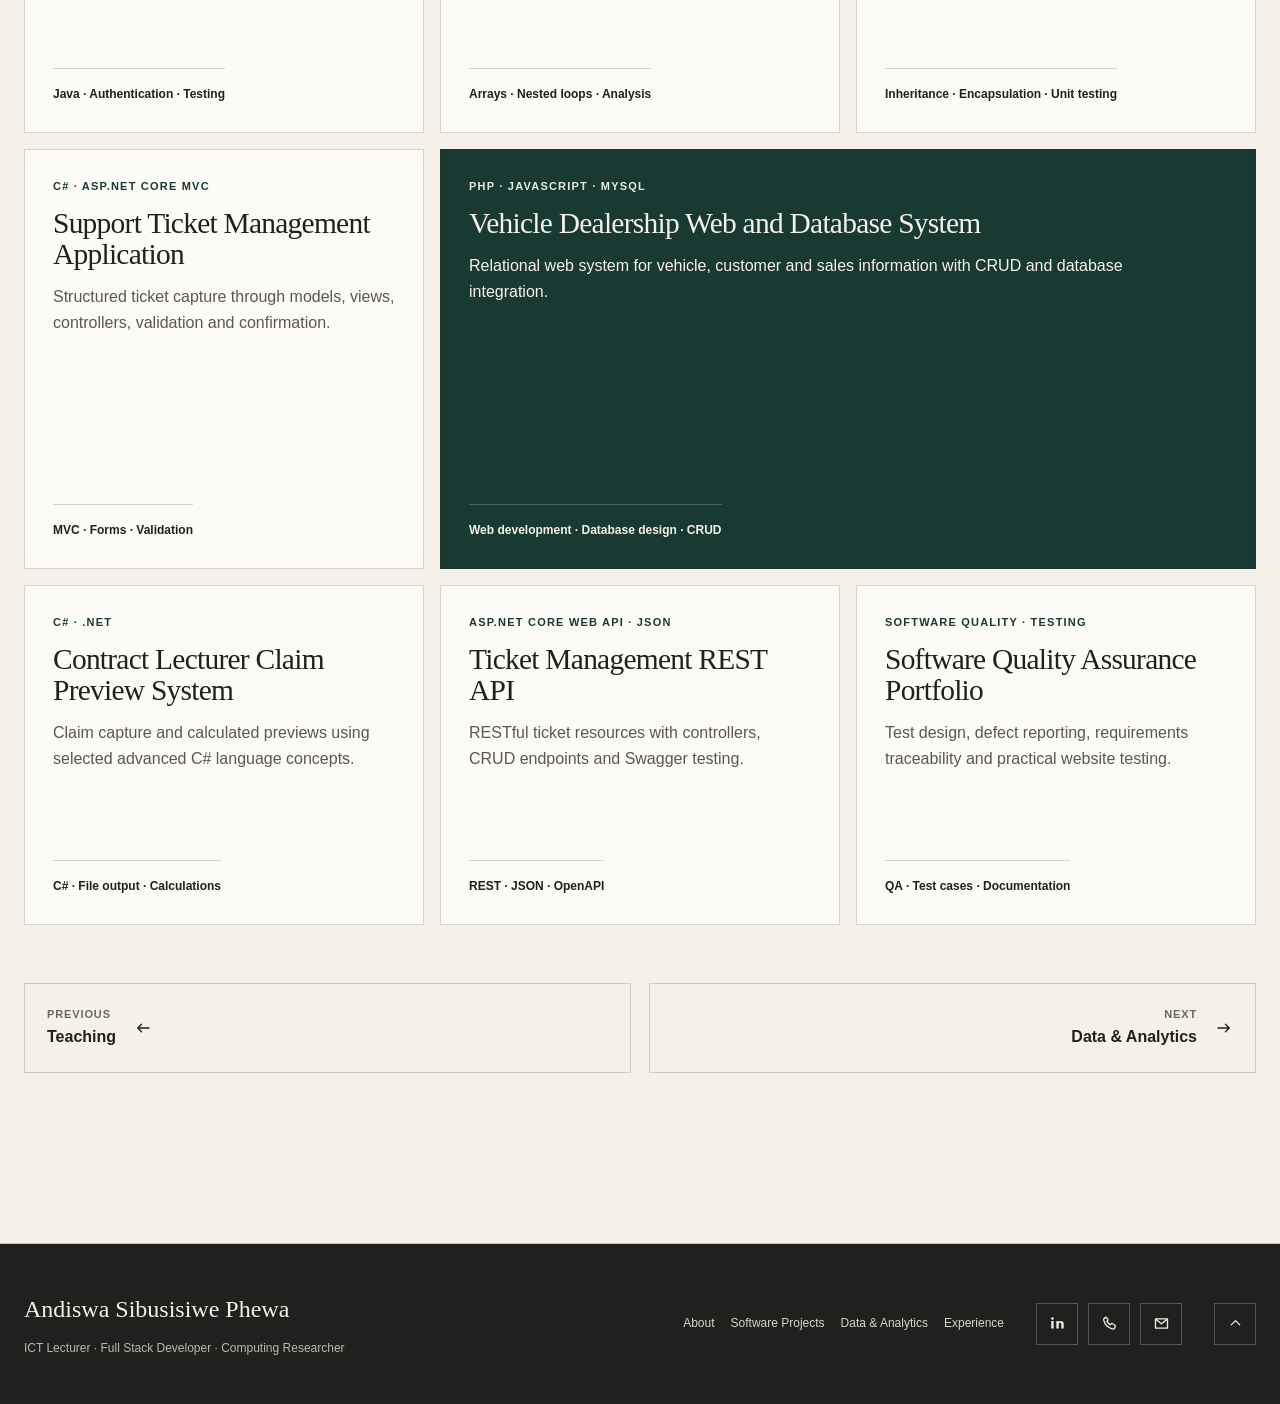
<file: projects.html>
<!DOCTYPE html>

<html lang="en">
<head>
<meta charset="utf-8"/>
<meta content="width=device-width, initial-scale=1.0" name="viewport"/>
<title>Projects | Andiswa Phewa</title>
<meta content="Programming, web development, API and software testing portfolio of Andiswa Phewa." name="description"/>
<meta content="#183A32" name="theme-color"/>
<meta content="Projects | Andiswa Phewa" property="og:title"/>
<meta content="Programming, web development, API and software testing portfolio of Andiswa Phewa." property="og:description"/>
<meta content="website" property="og:type"/>
<meta content="assets/images/hero.jpg" property="og:image"/>
<link href="assets/images/favicon.svg" rel="icon" type="image/svg+xml"/>
<link href="assets/css/styles.css" rel="stylesheet"/>
</head>
<body id="page-top">
<a class="skip-link" href="#main">Skip to content</a>
<header class="site-header">
<div class="header-inner">
<a aria-label="Andiswa Phewa home" class="brand" href="index.html"><span class="brand-mark">AP</span><span class="brand-name">Andiswa Phewa</span></a>
<button aria-controls="site-nav" aria-expanded="false" aria-label="Open navigation" class="menu-toggle" type="button"><span></span><span></span></button>
<nav aria-label="Primary navigation" class="site-nav" id="site-nav"><a href="index.html">Home</a><a href="teaching.html">Teaching</a><a href="student-work.html">Student Work</a><a href="assessment.html">Assessment</a><a href="mentorship.html">Mentorship</a><a href="impact.html">Student Success</a><a href="research.html">Research</a><a href="contact.html">Contact</a></nav>
</div>
</header>
<main id="main">
<section class="page-hero" id="chapter-1" data-journey-label="Technical projects"><div class="container page-hero-grid"><div class="page-number">08 / Projects</div><h1>Systems, implementations and development work.</h1></div></section>
<section class="section" id="chapter-2" data-journey-label="Project gallery"><div class="container">
<div class="section-heading reveal"><div><div class="section-label">Technical Portfolio</div><h2>Software built to demonstrate real concepts.</h2></div><p>A selection of programming, web, API and software quality projects that demonstrate the technologies and practical approaches used in my work.</p></div>
<div class="project-toolbar"><div aria-label="Filter projects" class="filters reveal" role="group"><button class="filter active" data-filter="all">All</button><button class="filter" data-filter="software">Software</button><button class="filter" data-filter="web">Web</button><button class="filter" data-filter="api">API</button><button class="filter" data-filter="testing">Testing</button></div><div class="project-count" id="project-count"></div></div>
<div class="project-grid" id="project-grid">
<button class="project-card wide reveal" data-category="software" data-project="cyber"><div><div class="project-meta">C# · .NET · Windows Forms</div><h3>Cybersecurity Awareness Chatbot</h3><p>Interactive cybersecurity guidance with conversation memory, keyword recognition, sentiment handling and a graphical interface.</p></div><div class="project-tech">Software development · Cybersecurity · GUI</div></button>
<button class="project-card reveal" data-category="api" data-project="raceday"><div><div class="project-meta">ASP.NET Core · REST API · SQL Server</div><h3>RaceDay Event Management Platform</h3><p>Event, enrolment and results management through a structured REST API and relational model.</p></div><div class="project-tech">API · Database · Validation</div></button>
<button class="project-card reveal" data-category="software" data-project="login"><div><div class="project-meta">Java · Maven · JUnit</div><h3>Java Registration and Login System</h3><p>Registration and authentication with regex validation, password rules, phone validation and unit testing.</p></div><div class="project-tech">Java · Authentication · Testing</div></button>
<button class="project-card reveal" data-category="software" data-project="lab"><div><div class="project-meta">Java · Arrays · Data Processing</div><h3>Laboratory Booking Data Analysis</h3><p>Array-based processing for totals, averages, minimum values and maximum values.</p></div><div class="project-tech">Arrays · Nested loops · Analysis</div></button>
<button class="project-card reveal" data-category="software" data-project="medicare"><div><div class="project-meta">Java · OOP</div><h3>Medicare Patient Management System</h3><p>Inheritance-based patient modelling across inpatient, outpatient and emergency patient types.</p></div><div class="project-tech">Inheritance · Encapsulation · Unit testing</div></button>
<button class="project-card reveal" data-category="web" data-project="support"><div><div class="project-meta">C# · ASP.NET Core MVC</div><h3>Support Ticket Management Application</h3><p>Structured ticket capture through models, views, controllers, validation and confirmation.</p></div><div class="project-tech">MVC · Forms · Validation</div></button>
<button class="project-card wide reveal" data-category="web" data-project="dealership"><div><div class="project-meta">PHP · JavaScript · MySQL</div><h3>Vehicle Dealership Web and Database System</h3><p>Relational web system for vehicle, customer and sales information with CRUD and database integration.</p></div><div class="project-tech">Web development · Database design · CRUD</div></button>
<button class="project-card reveal" data-category="software" data-project="claims"><div><div class="project-meta">C# · .NET</div><h3>Contract Lecturer Claim Preview System</h3><p>Claim capture and calculated previews using selected advanced C# language concepts.</p></div><div class="project-tech">C# · File output · Calculations</div></button>
<button class="project-card reveal" data-category="api" data-project="ticketapi"><div><div class="project-meta">ASP.NET Core Web API · JSON</div><h3>Ticket Management REST API</h3><p>RESTful ticket resources with controllers, CRUD endpoints and Swagger testing.</p></div><div class="project-tech">REST · JSON · OpenAPI</div></button>
<button class="project-card reveal" data-category="testing" data-project="testing"><div><div class="project-meta">Software Quality · Testing</div><h3>Software Quality Assurance Portfolio</h3><p>Test design, defect reporting, requirements traceability and practical website testing.</p></div><div class="project-tech">QA · Test cases · Documentation</div></button>
</div>
<div class="page-nav"><a class="pager-previous" href="teaching.html"><div><span>Previous</span>Teaching</div><svg aria-hidden="true" class="pager-arrow pager-arrow-left" height="18" viewbox="0 0 24 24" width="18"><path d="M20 12H5m5-5-5 5 5 5" fill="none" stroke="currentColor" stroke-linecap="round" stroke-linejoin="round" stroke-width="1.8"></path></svg></a><a class="pager-next" href="data.html"><div><span>Next</span>Data &amp; Analytics</div><svg aria-hidden="true" height="18" viewbox="0 0 24 24" width="18"><path d="M4 12h15m-5-5 5 5-5 5" fill="none" stroke="currentColor" stroke-linecap="round" stroke-width="1.8"></path></svg></a></div>
</div></section>
<dialog aria-labelledby="modal-title" class="project-modal" id="project-modal"><div class="modal-inner"><button aria-label="Close project details" class="modal-close" type="button">×</button><p class="modal-kicker" id="modal-kicker"></p><h2 id="modal-title"></h2><p id="modal-description"></p><div class="modal-columns"><div><h3>Features</h3><ul id="modal-features"></ul></div><div><h3>Technology</h3><ul id="modal-tech"></ul></div></div></div></dialog>
</main>
<footer class="site-footer">
<div class="container footer-grid">
<div>
<div class="footer-brand">Andiswa Sibusisiwe Phewa</div>
<div class="footer-meta">ICT Lecturer · Full Stack Developer · Computing Researcher</div>
</div>
<div aria-label="More portfolio pages" class="footer-extra"><a href="about.html">About</a><a href="projects.html">Software Projects</a><a href="data.html">Data &amp; Analytics</a><a href="experience.html">Experience</a></div>
<div aria-label="Contact links" class="footer-social">
<a aria-label="Open LinkedIn profile" class="icon-link" href="https://www.linkedin.com/in/andiswa-sibusisiwe-phewa-a046a7234/" rel="noopener noreferrer" target="_blank"><svg aria-hidden="true" viewbox="0 0 24 24"><path d="M6.5 8.4H3.2V19h3.3V8.4ZM4.85 3A1.93 1.93 0 1 0 4.85 6.86 1.93 1.93 0 0 0 4.85 3ZM20.8 13.05c0-3.2-1.7-4.69-3.97-4.69a3.44 3.44 0 0 0-3.12 1.72V8.4h-3.3V19h3.3v-5.25c0-1.38.26-2.72 1.98-2.72 1.69 0 1.71 1.58 1.71 2.81V19h3.3l.1-5.95Z" fill="currentColor"></path></svg></a>
<a aria-label="Call 067 790 4428" class="icon-link" href="tel:+27677904428"><svg aria-hidden="true" viewbox="0 0 24 24"><path d="M7.2 3.5 4.7 4.7c-.8.4-1.2 1.3-1 2.2 1.5 6.5 6.5 11.5 13 13 .9.2 1.8-.2 2.2-1l1.2-2.5c.4-.8.1-1.8-.7-2.3l-3-1.8c-.7-.4-1.6-.3-2.2.3l-1.2 1.2a14.7 14.7 0 0 1-4.8-4.8l1.2-1.2c.6-.6.7-1.5.3-2.2L7.9 4.2c-.4-.8-1.5-1.1-2.3-.7Z" fill="none" stroke="currentColor" stroke-linecap="round" stroke-linejoin="round" stroke-width="1.8"></path></svg></a>
<a aria-label="Email Andiswa Phewa" class="icon-link" href="mailto:anphewa@rbi.ac.za"><svg aria-hidden="true" viewbox="0 0 24 24"><path d="M3.5 5.5h17v13h-17z" fill="none" stroke="currentColor" stroke-linejoin="round" stroke-width="1.8"></path><path d="m4.3 6.4 7.7 6 7.7-6" fill="none" stroke="currentColor" stroke-linejoin="round" stroke-width="1.8"></path></svg></a>
</div>
<button aria-label="Back to top" class="back-top" data-back-to-top="" type="button"><svg aria-hidden="true" viewbox="0 0 24 24"><path d="m6 14 6-6 6 6" fill="none" stroke="currentColor" stroke-linecap="round" stroke-linejoin="round" stroke-width="1.8"></path></svg></button>
</div>
</footer>
<script src="assets/js/main.js"></script>
</body>
</html>
</file>
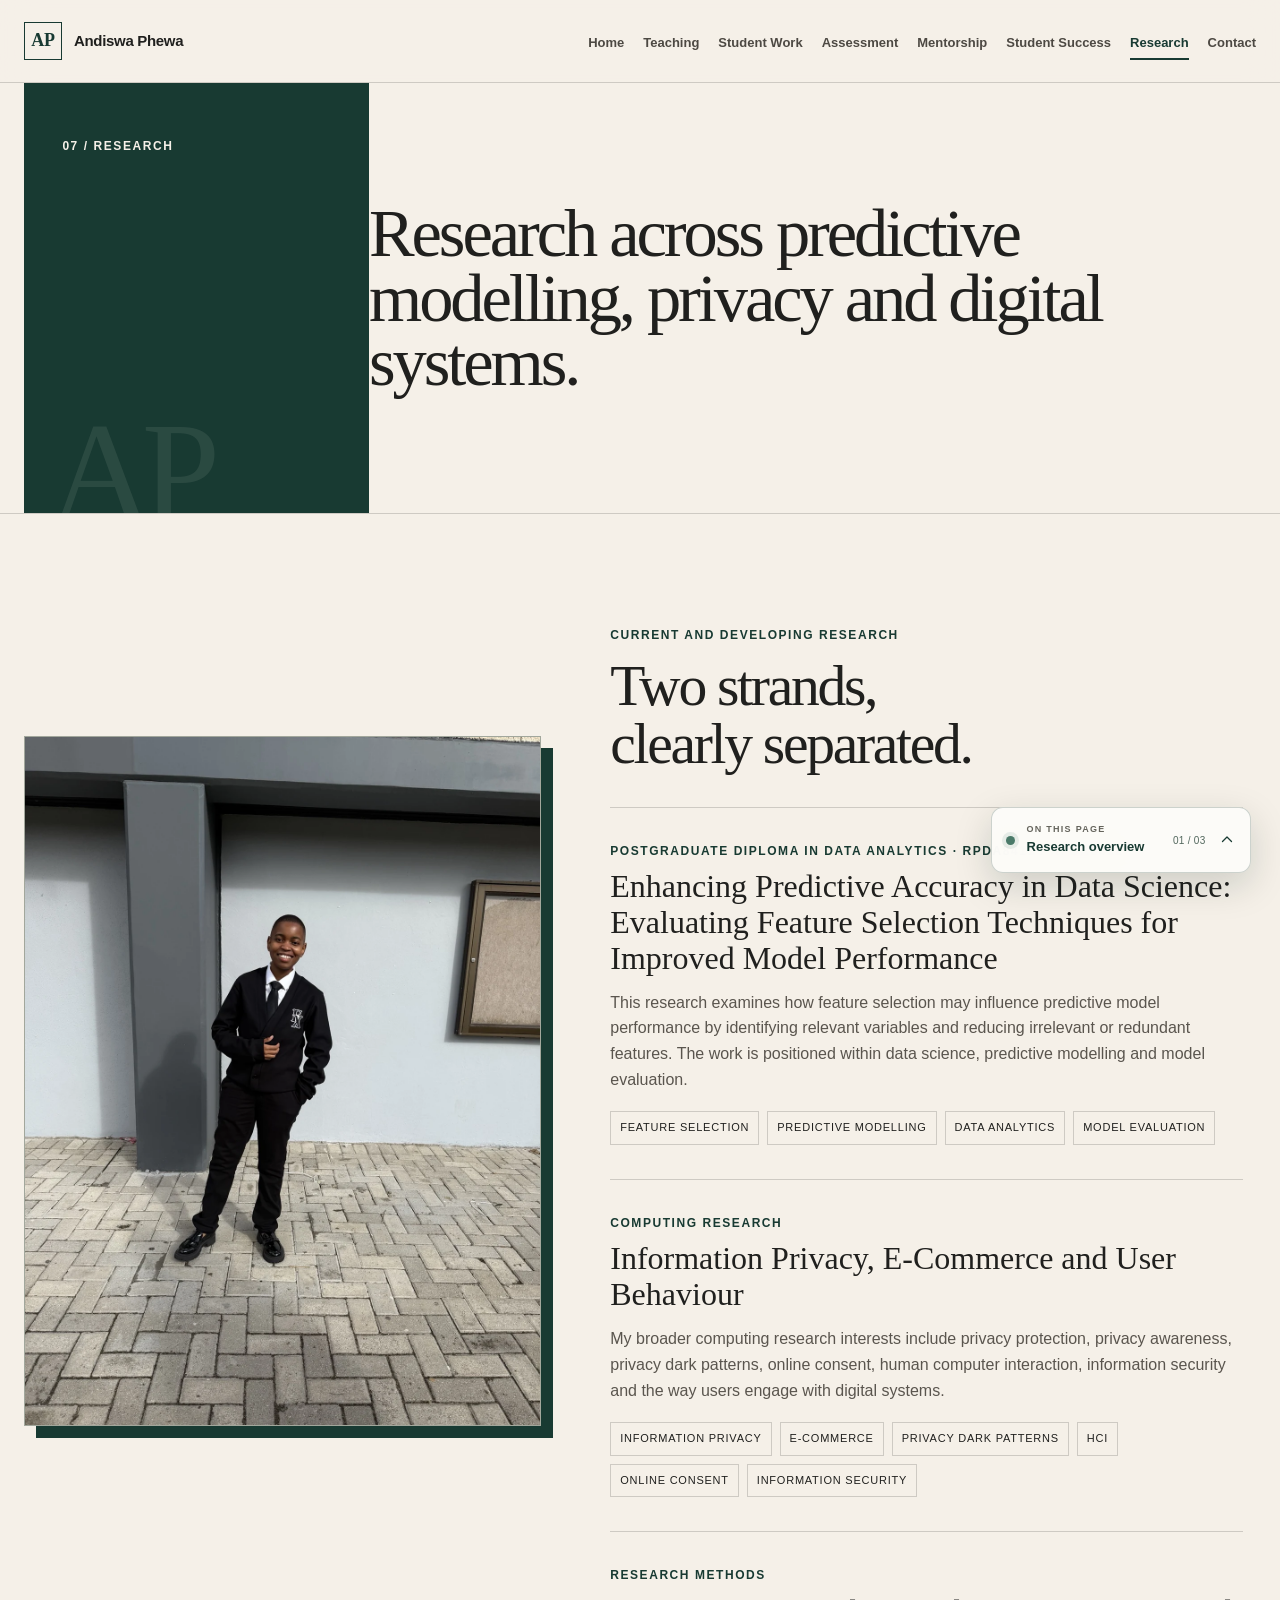
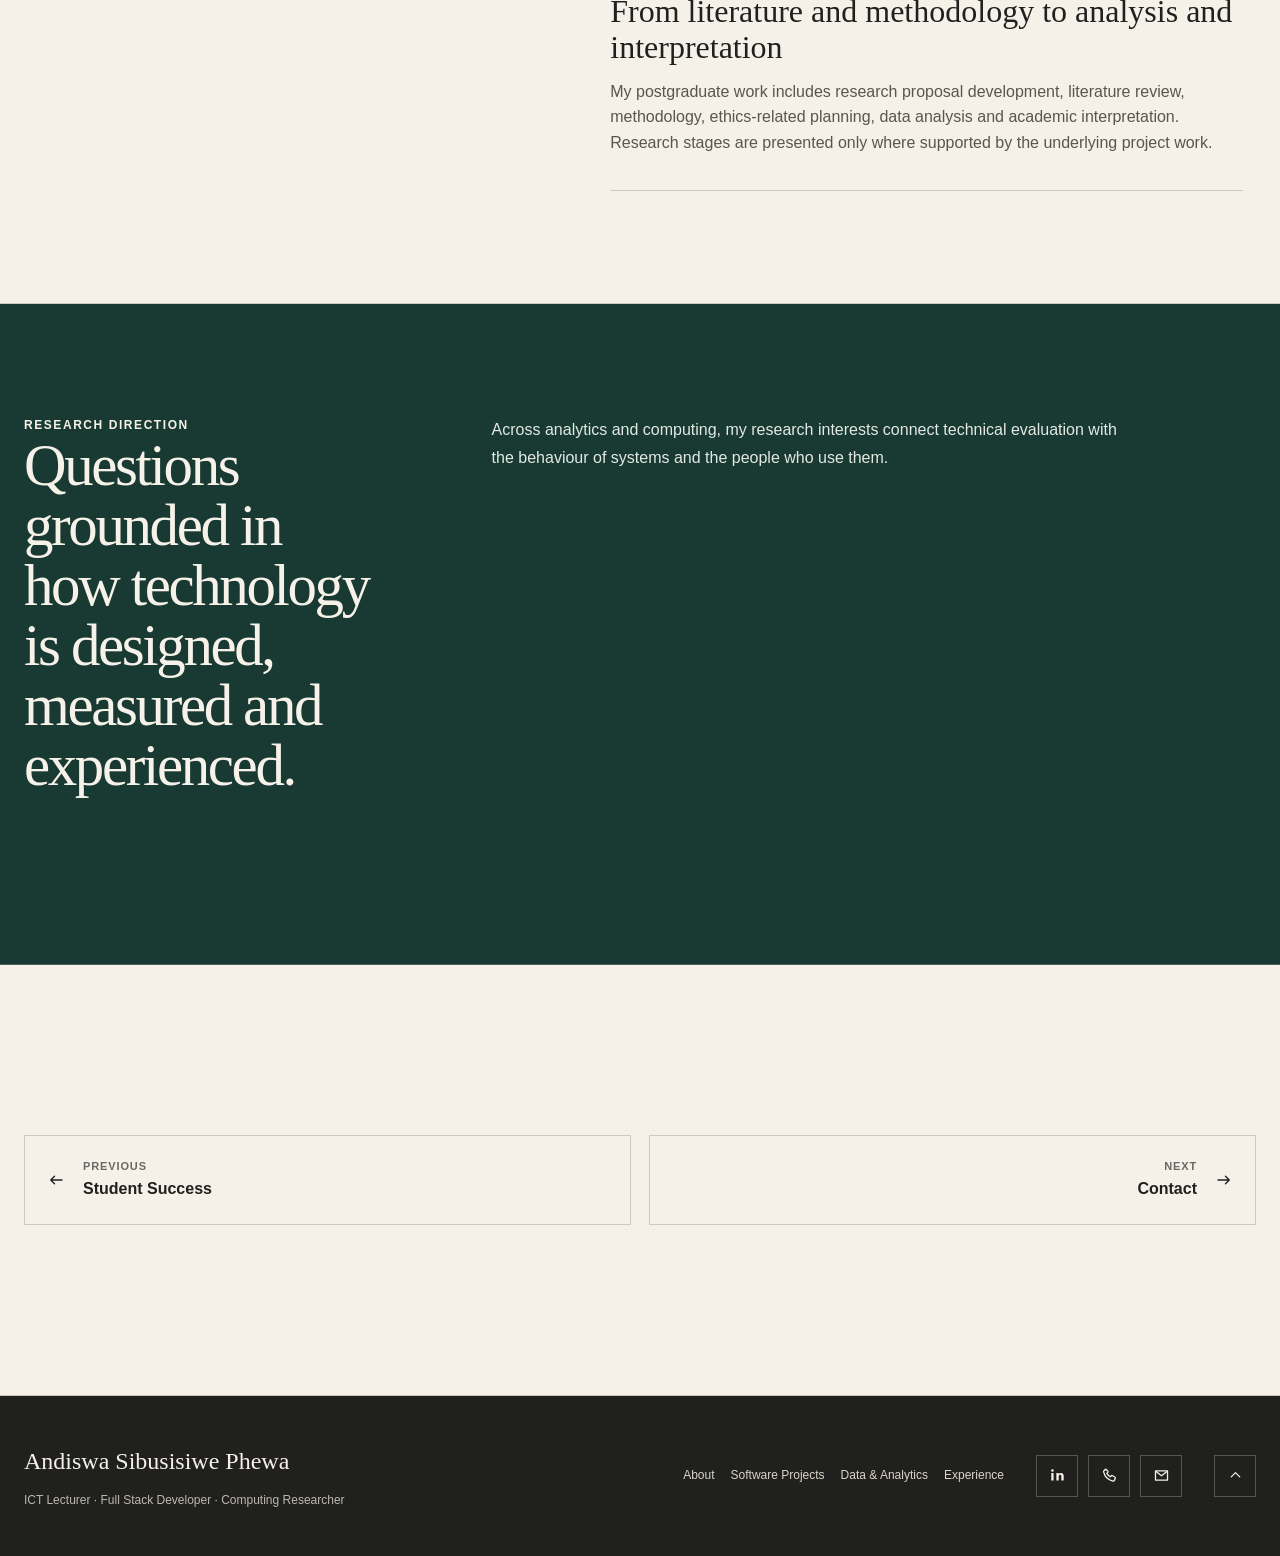
<file: research.html>
<!DOCTYPE html>

<html lang="en">
<head>
<meta charset="utf-8"/>
<meta content="width=device-width, initial-scale=1.0" name="viewport"/>
<title>Research | Andiswa Phewa</title>
<meta content="Data Analytics and Computing research interests of Andiswa Phewa, including predictive modelling, feature selection and information privacy." name="description"/>
<meta content="#183A32" name="theme-color"/>
<meta content="Research | Andiswa Phewa" property="og:title"/>
<meta content="Data Analytics and Computing research interests of Andiswa Phewa, including predictive modelling, feature selection and information privacy." property="og:description"/>
<meta content="website" property="og:type"/>
<meta content="assets/images/hero.jpg" property="og:image"/>
<link href="assets/images/favicon.svg" rel="icon" type="image/svg+xml"/>
<link href="assets/css/styles.css" rel="stylesheet"/>
</head>
<body id="page-top">
<a class="skip-link" href="#main">Skip to content</a>
<header class="site-header">
<div class="header-inner">
<a aria-label="Andiswa Phewa home" class="brand" href="index.html"><span class="brand-mark">AP</span><span class="brand-name">Andiswa Phewa</span></a>
<button aria-controls="site-nav" aria-expanded="false" aria-label="Open navigation" class="menu-toggle" type="button"><span></span><span></span></button>
<nav aria-label="Primary navigation" class="site-nav" id="site-nav"><a href="index.html">Home</a><a href="teaching.html">Teaching</a><a href="student-work.html">Student Work</a><a href="assessment.html">Assessment</a><a href="mentorship.html">Mentorship</a><a href="impact.html">Student Success</a><a aria-current="page" href="research.html">Research</a><a href="contact.html">Contact</a></nav>
</div>
</header>
<main id="main">
<section class="page-hero" id="chapter-1" data-journey-label="Research overview"><div class="container page-hero-grid"><div class="page-number">07 / Research</div><h1>Research across predictive modelling, privacy and digital systems.</h1></div></section>
<section class="section" id="chapter-2" data-journey-label="Research interests"><div class="container research-feature">
<figure class="photo-frame editorial-photo research-photo reveal"><picture><source srcset="assets/images/research.webp" type="image/webp"/><img alt="Andiswa Phewa in a formal black professional outfit" src="assets/images/research.jpg"/></picture></figure>
<div class="research-copy reveal delay"><div class="section-label">Current and developing research</div><h2>Two strands, clearly separated.</h2>
<article class="research-block"><div class="kicker">Postgraduate Diploma in Data Analytics · RPDA8411 / RPDA8412</div><h3>Enhancing Predictive Accuracy in Data Science: Evaluating Feature Selection Techniques for Improved Model Performance</h3><p>This research examines how feature selection may influence predictive model performance by identifying relevant variables and reducing irrelevant or redundant features. The work is positioned within data science, predictive modelling and model evaluation.</p><div class="research-tags"><span>Feature selection</span><span>Predictive modelling</span><span>Data analytics</span><span>Model evaluation</span></div></article>
<article class="research-block"><div class="kicker">Computing research</div><h3>Information Privacy, E-Commerce and User Behaviour</h3><p>My broader computing research interests include privacy protection, privacy awareness, privacy dark patterns, online consent, human computer interaction, information security and the way users engage with digital systems.</p><div class="research-tags"><span>Information privacy</span><span>E-commerce</span><span>Privacy dark patterns</span><span>HCI</span><span>Online consent</span><span>Information security</span></div></article>
<article class="research-block"><div class="kicker">Research methods</div><h3>From literature and methodology to analysis and interpretation</h3><p>My postgraduate work includes research proposal development, literature review, methodology, ethics-related planning, data analysis and academic interpretation. Research stages are presented only where supported by the underlying project work.</p></article>
</div>
</div></section>
<section class="section dark-section" id="chapter-3" data-journey-label="Research direction"><div class="container section-heading reveal"><div><div class="section-label">Research direction</div><h2>Questions grounded in how technology is designed, measured and experienced.</h2></div><p>Across analytics and computing, my research interests connect technical evaluation with the behaviour of systems and the people who use them.</p></div></section>
<section class="section"><div class="container page-nav"><a aria-label="Previous page: Student Success" class="pager-previous" href="impact.html"><svg aria-hidden="true" class="pager-arrow pager-arrow-left" height="18" viewbox="0 0 24 24" width="18"><path d="M20 12H5m5-5-5 5 5 5" fill="none" stroke="currentColor" stroke-linecap="round" stroke-linejoin="round" stroke-width="1.8"></path></svg><div><span>Previous</span>Student Success</div></a><a aria-label="Next page: Contact" class="pager-next" href="contact.html"><div><span>Next</span>Contact</div><svg aria-hidden="true" class="pager-arrow pager-arrow-right" height="18" viewbox="0 0 24 24" width="18"><path d="M4 12h15m-5-5 5 5-5 5" fill="none" stroke="currentColor" stroke-linecap="round" stroke-linejoin="round" stroke-width="1.8"></path></svg></a></div></section>
</main>
<footer class="site-footer">
<div class="container footer-grid">
<div>
<div class="footer-brand">Andiswa Sibusisiwe Phewa</div>
<div class="footer-meta">ICT Lecturer · Full Stack Developer · Computing Researcher</div>
</div>
<div aria-label="More portfolio pages" class="footer-extra"><a href="about.html">About</a><a href="projects.html">Software Projects</a><a href="data.html">Data &amp; Analytics</a><a href="experience.html">Experience</a></div>
<div aria-label="Contact links" class="footer-social">
<a aria-label="Open LinkedIn profile" class="icon-link" href="https://www.linkedin.com/in/andiswa-sibusisiwe-phewa-a046a7234/" rel="noopener noreferrer" target="_blank"><svg aria-hidden="true" viewbox="0 0 24 24"><path d="M6.5 8.4H3.2V19h3.3V8.4ZM4.85 3A1.93 1.93 0 1 0 4.85 6.86 1.93 1.93 0 0 0 4.85 3ZM20.8 13.05c0-3.2-1.7-4.69-3.97-4.69a3.44 3.44 0 0 0-3.12 1.72V8.4h-3.3V19h3.3v-5.25c0-1.38.26-2.72 1.98-2.72 1.69 0 1.71 1.58 1.71 2.81V19h3.3l.1-5.95Z" fill="currentColor"></path></svg></a>
<a aria-label="Call 067 790 4428" class="icon-link" href="tel:+27677904428"><svg aria-hidden="true" viewbox="0 0 24 24"><path d="M7.2 3.5 4.7 4.7c-.8.4-1.2 1.3-1 2.2 1.5 6.5 6.5 11.5 13 13 .9.2 1.8-.2 2.2-1l1.2-2.5c.4-.8.1-1.8-.7-2.3l-3-1.8c-.7-.4-1.6-.3-2.2.3l-1.2 1.2a14.7 14.7 0 0 1-4.8-4.8l1.2-1.2c.6-.6.7-1.5.3-2.2L7.9 4.2c-.4-.8-1.5-1.1-2.3-.7Z" fill="none" stroke="currentColor" stroke-linecap="round" stroke-linejoin="round" stroke-width="1.8"></path></svg></a>
<a aria-label="Email Andiswa Phewa" class="icon-link" href="mailto:anphewa@rbi.ac.za"><svg aria-hidden="true" viewbox="0 0 24 24"><path d="M3.5 5.5h17v13h-17z" fill="none" stroke="currentColor" stroke-linejoin="round" stroke-width="1.8"></path><path d="m4.3 6.4 7.7 6 7.7-6" fill="none" stroke="currentColor" stroke-linejoin="round" stroke-width="1.8"></path></svg></a>
</div>
<button aria-label="Back to top" class="back-top" data-back-to-top="" type="button"><svg aria-hidden="true" viewbox="0 0 24 24"><path d="m6 14 6-6 6 6" fill="none" stroke="currentColor" stroke-linecap="round" stroke-linejoin="round" stroke-width="1.8"></path></svg></button>
</div>
</footer>
<script src="assets/js/main.js"></script>
</body>
</html>
</file>
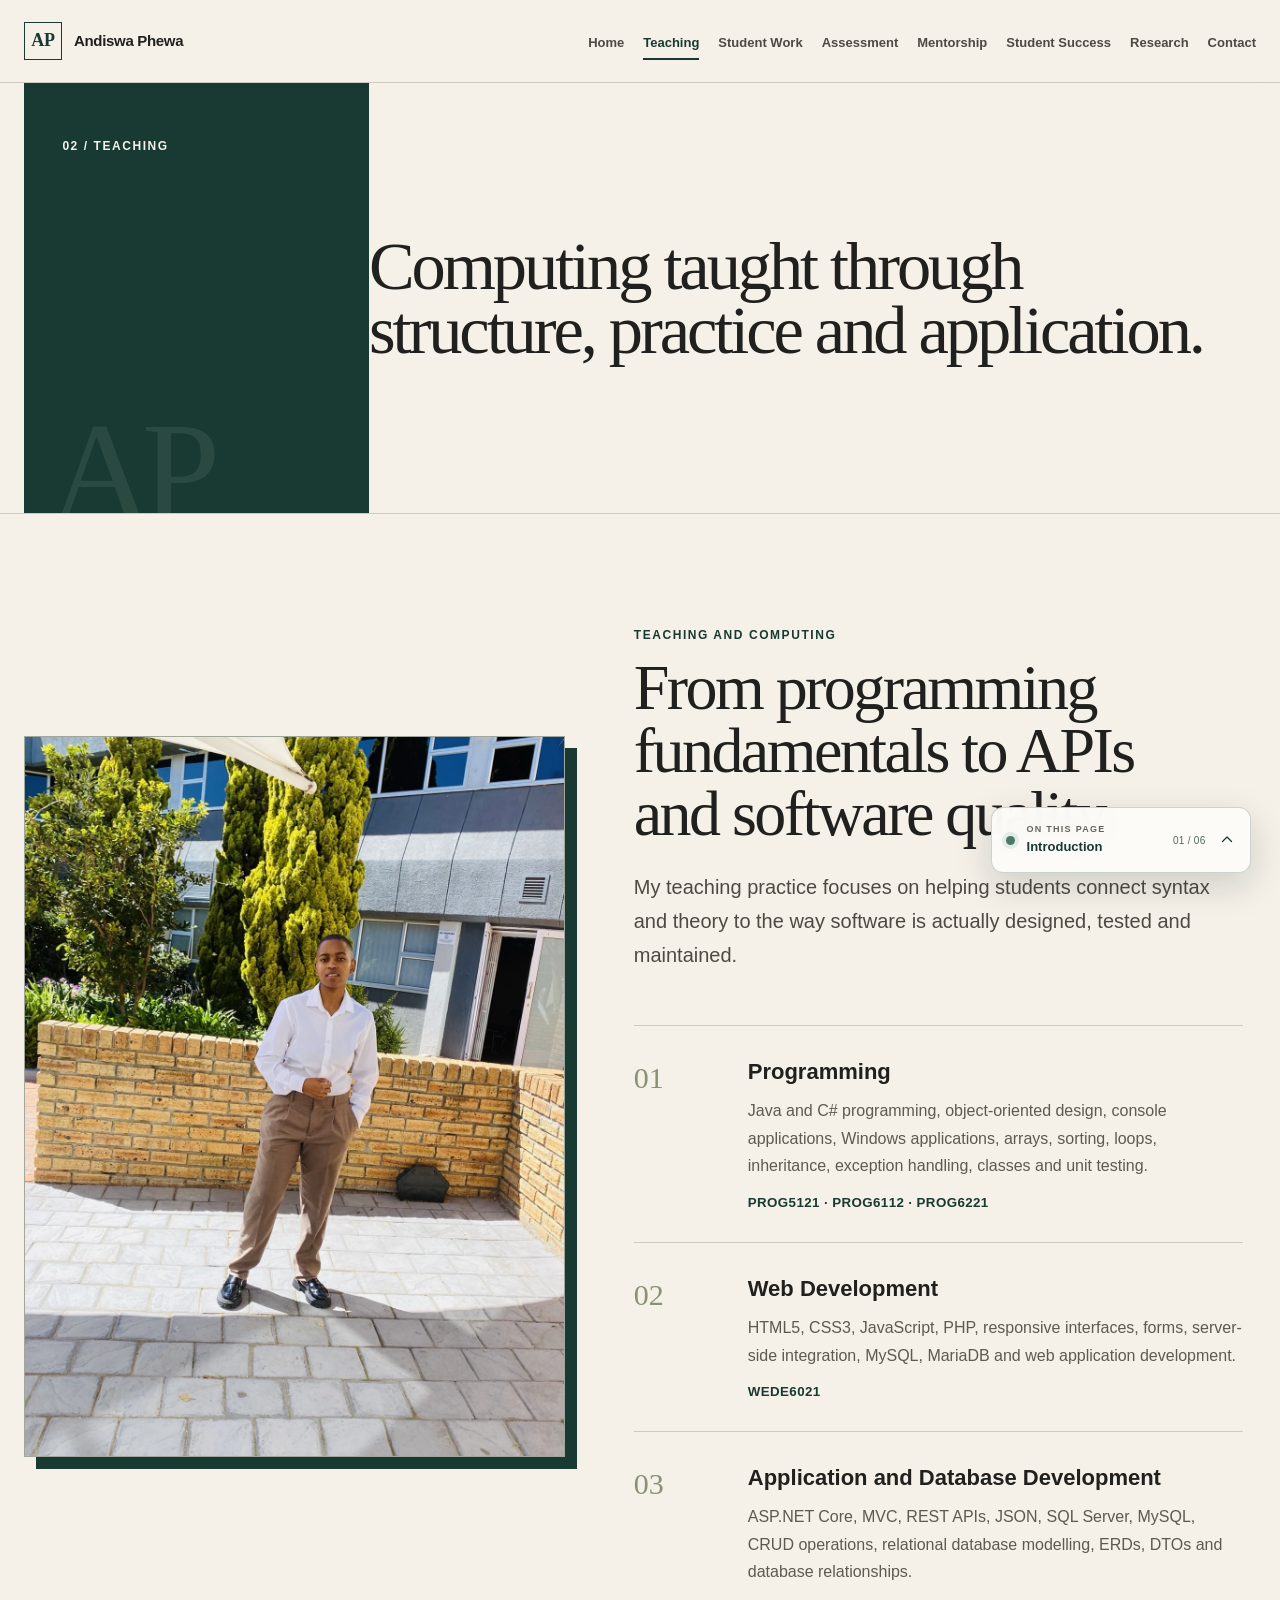
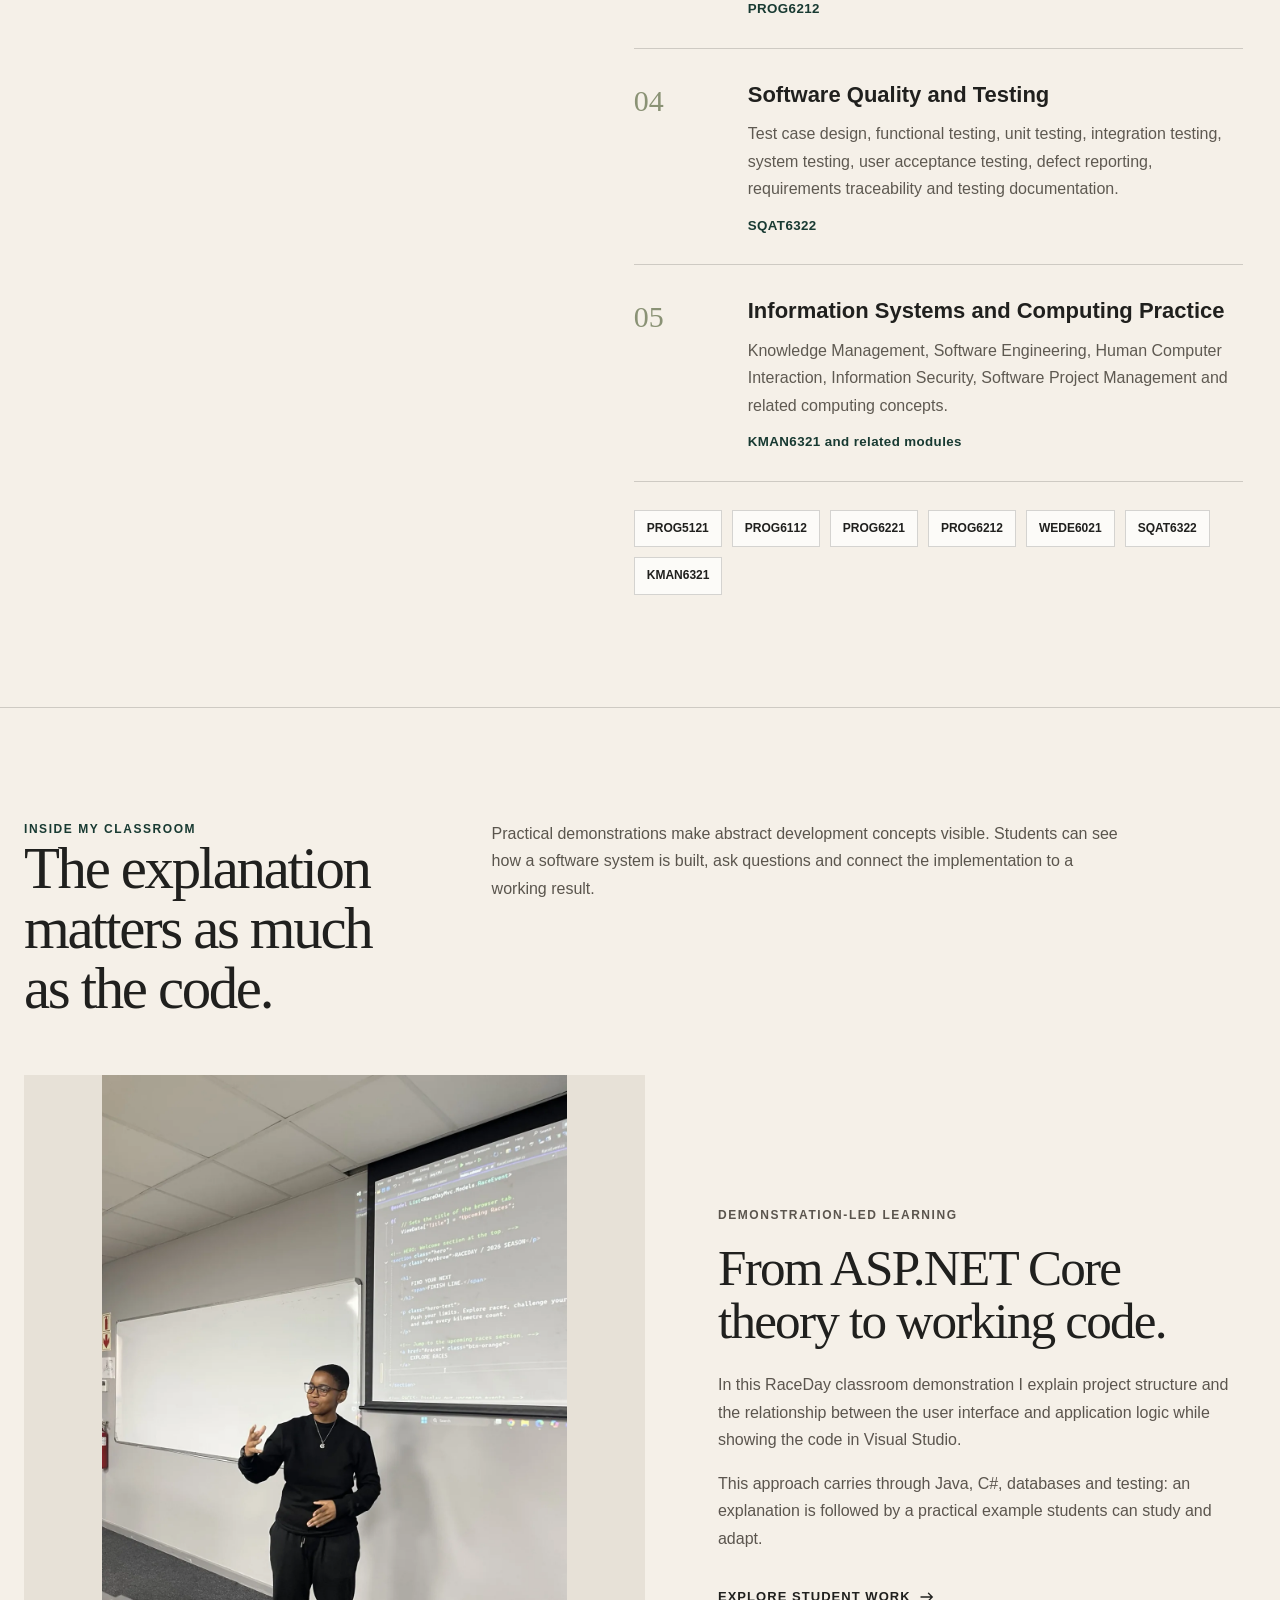
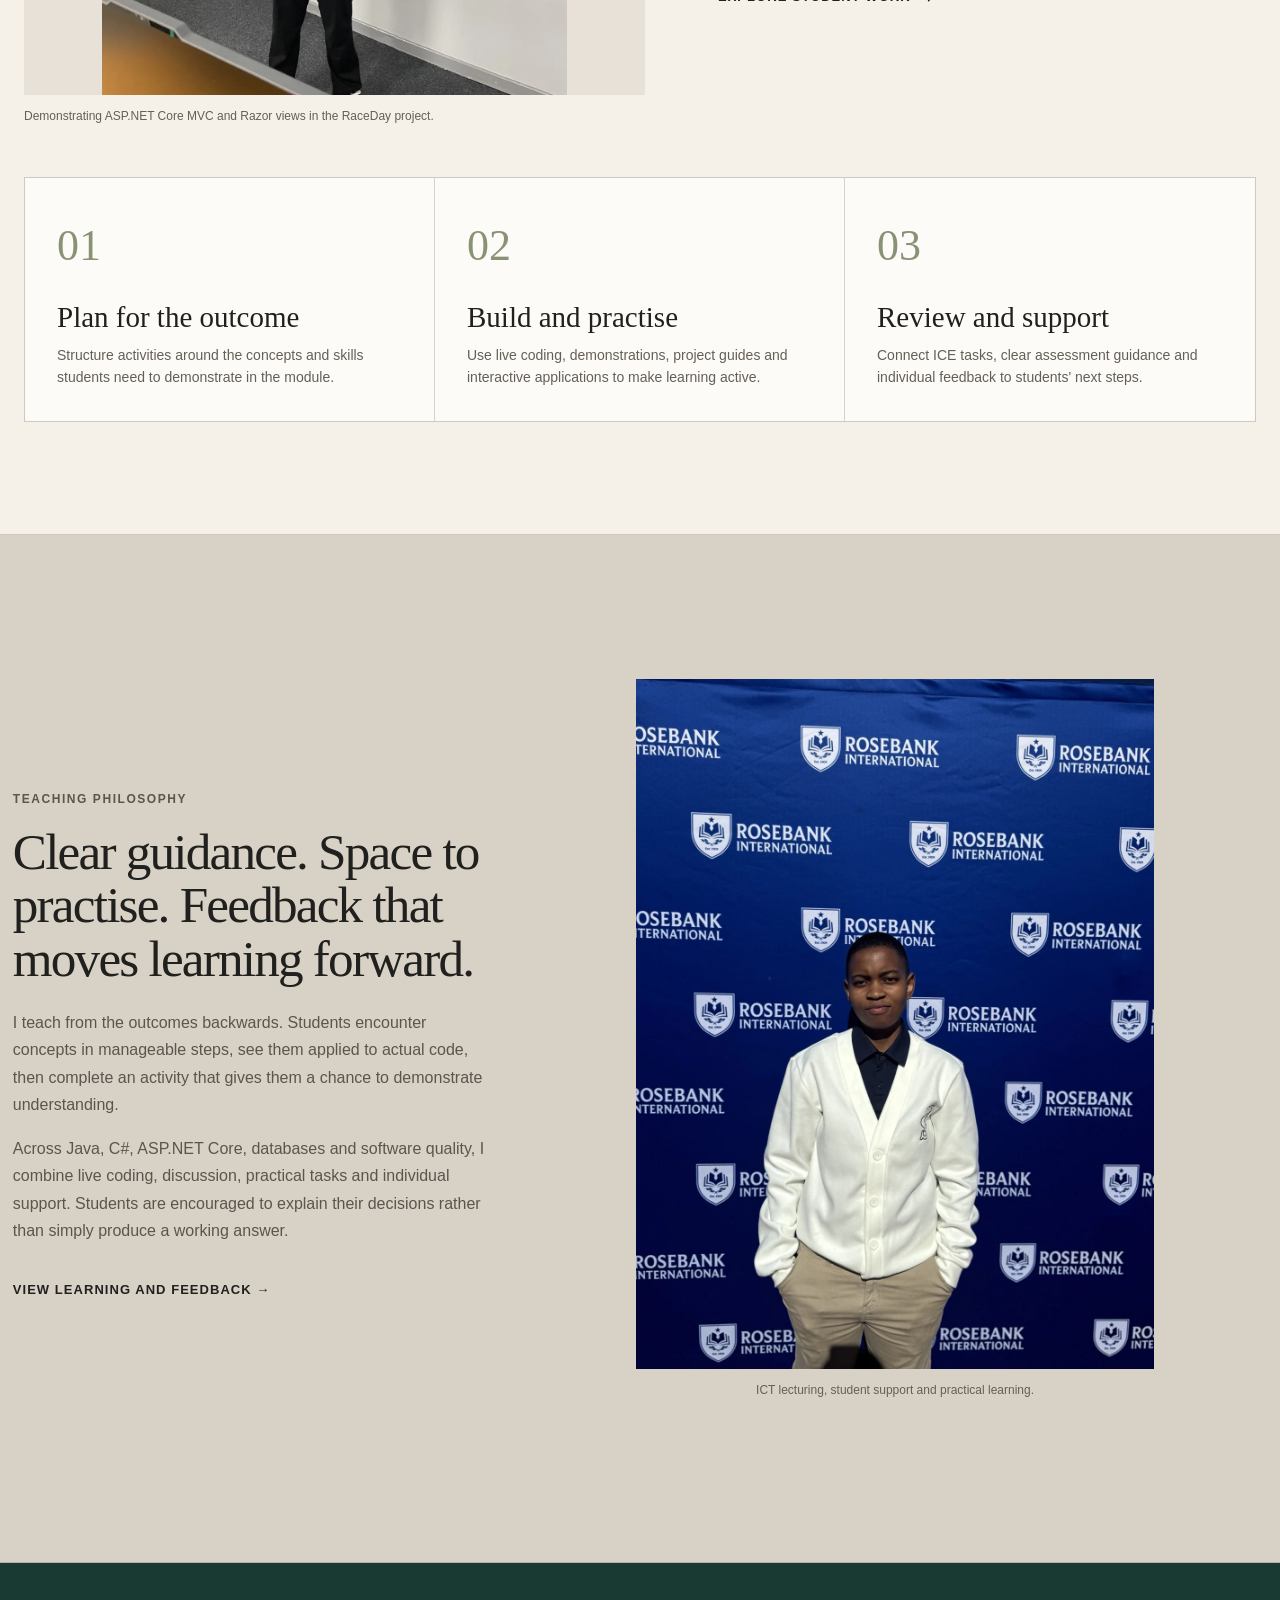
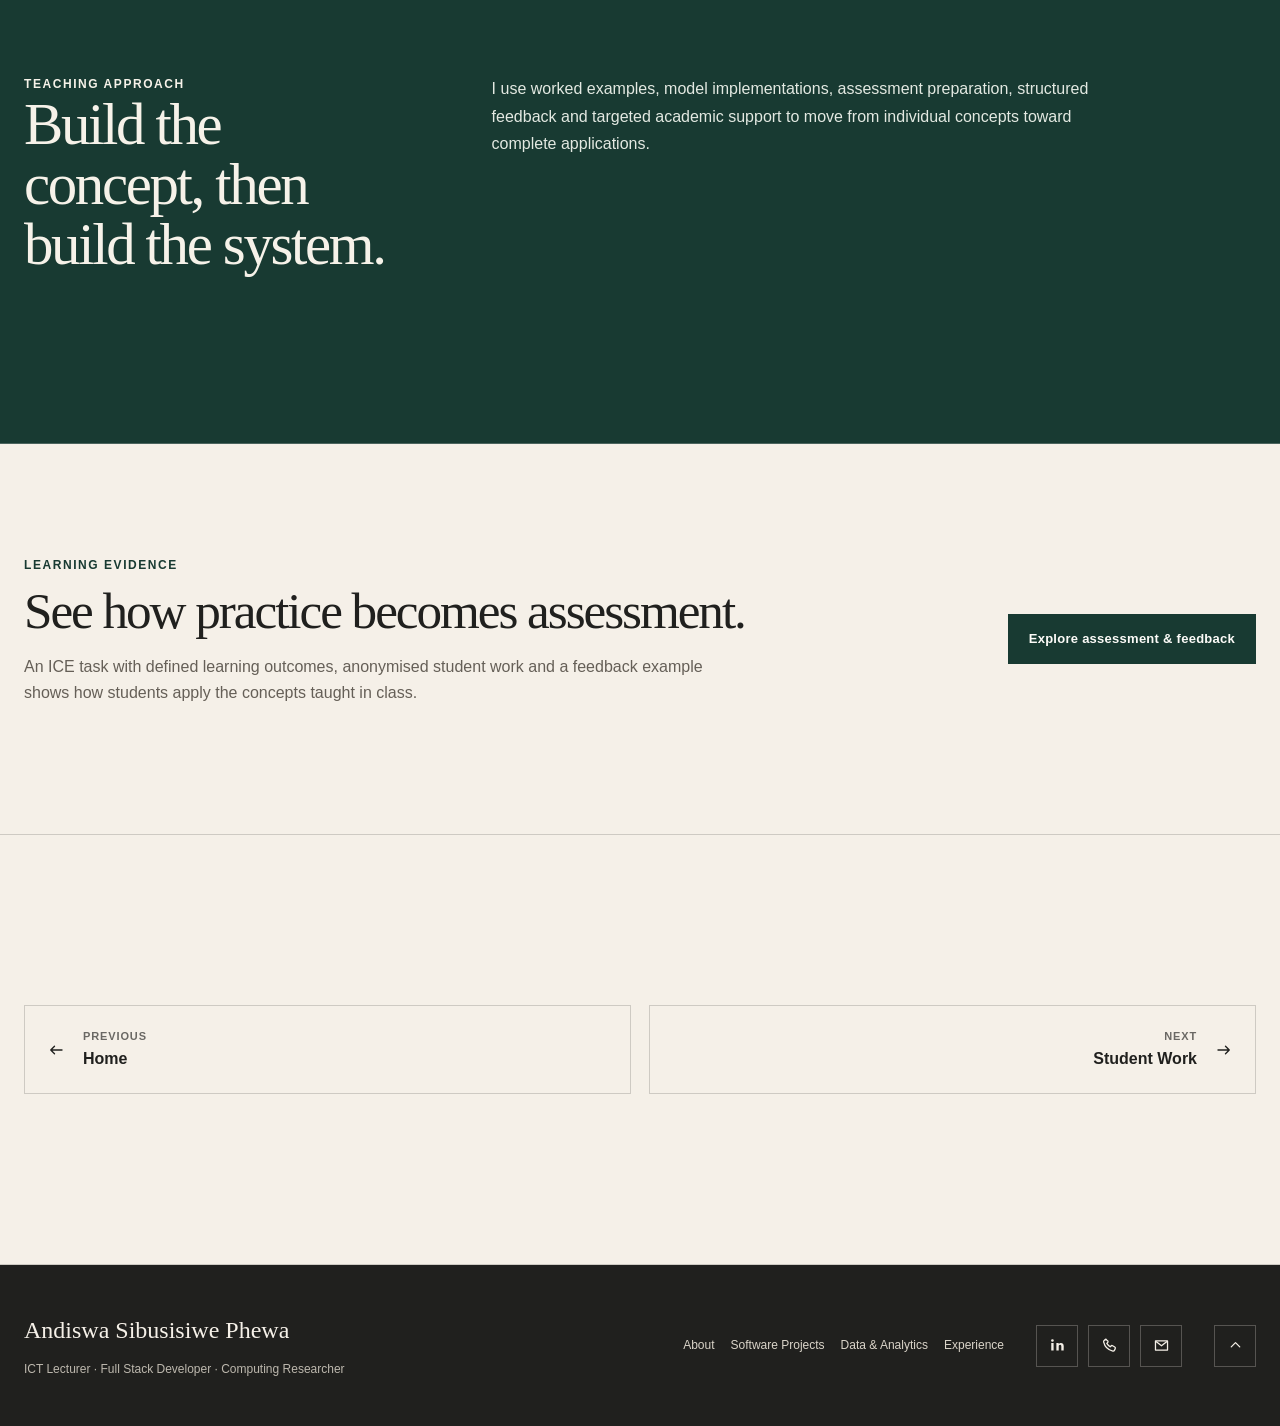
<file: teaching.html>
<!DOCTYPE html>

<html lang="en">
<head>
<meta charset="utf-8"/>
<meta content="width=device-width, initial-scale=1.0" name="viewport"/>
<title>Teaching | Andiswa Phewa</title>
<meta content="Teaching practice and computing expertise of ICT Lecturer Andiswa Phewa." name="description"/>
<meta content="#183A32" name="theme-color"/>
<meta content="Teaching | Andiswa Phewa" property="og:title"/>
<meta content="Teaching practice and computing expertise of ICT Lecturer Andiswa Phewa." property="og:description"/>
<meta content="website" property="og:type"/>
<meta content="assets/images/hero.jpg" property="og:image"/>
<link href="assets/images/favicon.svg" rel="icon" type="image/svg+xml"/>
<link href="assets/css/styles.css" rel="stylesheet"/>
</head>
<body id="page-top">
<a class="skip-link" href="#main">Skip to content</a>
<header class="site-header">
<div class="header-inner">
<a aria-label="Andiswa Phewa home" class="brand" href="index.html"><span class="brand-mark">AP</span><span class="brand-name">Andiswa Phewa</span></a>
<button aria-controls="site-nav" aria-expanded="false" aria-label="Open navigation" class="menu-toggle" type="button"><span></span><span></span></button>
<nav aria-label="Primary navigation" class="site-nav" id="site-nav"><a href="index.html">Home</a><a aria-current="page" href="teaching.html">Teaching</a><a href="student-work.html">Student Work</a><a href="assessment.html">Assessment</a><a href="mentorship.html">Mentorship</a><a href="impact.html">Student Success</a><a href="research.html">Research</a><a href="contact.html">Contact</a></nav>
</div>
</header>
<main id="main">
<section class="page-hero" id="chapter-1" data-journey-label="Introduction"><div class="container page-hero-grid"><div class="page-number">02 / Teaching</div><h1>Computing taught through structure, practice and application.</h1></div></section>
<section class="section" id="chapter-2" data-journey-label="My modules"><div class="container teaching-hero">
<figure class="photo-frame editorial-photo teaching-image reveal"><picture><source srcset="assets/images/teaching.webp" type="image/webp"/><img alt="Andiswa Phewa in a professional campus portrait" src="assets/images/teaching.jpg"/></picture></figure>
<div class="teaching-copy reveal delay"><div class="section-label">Teaching and Computing</div><h2>From programming fundamentals to APIs and software quality.</h2><p class="lead">My teaching practice focuses on helping students connect syntax and theory to the way software is actually designed, tested and maintained.</p>
<div class="discipline-list">
<article class="discipline"><div class="discipline-index">01</div><div><h3>Programming</h3><p>Java and C# programming, object-oriented design, console applications, Windows applications, arrays, sorting, loops, inheritance, exception handling, classes and unit testing.</p><small>PROG5121 · PROG6112 · PROG6221</small></div></article>
<article class="discipline"><div class="discipline-index">02</div><div><h3>Web Development</h3><p>HTML5, CSS3, JavaScript, PHP, responsive interfaces, forms, server-side integration, MySQL, MariaDB and web application development.</p><small>WEDE6021</small></div></article>
<article class="discipline"><div class="discipline-index">03</div><div><h3>Application and Database Development</h3><p>ASP.NET Core, MVC, REST APIs, JSON, SQL Server, MySQL, CRUD operations, relational database modelling, ERDs, DTOs and database relationships.</p><small>PROG6212</small></div></article>
<article class="discipline"><div class="discipline-index">04</div><div><h3>Software Quality and Testing</h3><p>Test case design, functional testing, unit testing, integration testing, system testing, user acceptance testing, defect reporting, requirements traceability and testing documentation.</p><small>SQAT6322</small></div></article>
<article class="discipline"><div class="discipline-index">05</div><div><h3>Information Systems and Computing Practice</h3><p>Knowledge Management, Software Engineering, Human Computer Interaction, Information Security, Software Project Management and related computing concepts.</p><small>KMAN6321 and related modules</small></div></article>
</div>
<div aria-label="Module codes" class="modules"><span class="module">PROG5121</span><span class="module">PROG6112</span><span class="module">PROG6221</span><span class="module">PROG6212</span><span class="module">WEDE6021</span><span class="module">SQAT6322</span><span class="module">KMAN6321</span></div>
</div>
</div></section>
<section class="section" id="chapter-3" data-journey-label="Inside the classroom"><div class="container"><div class="section-heading reveal"><div><div class="section-label">Inside my classroom</div><h2>The explanation matters as much as the code.</h2></div><p>Practical demonstrations make abstract development concepts visible. Students can see how a software system is built, ask questions and connect the implementation to a working result.</p></div>
<div class="story-feature"><figure class="story-feature-image wide-landscape reveal"><img alt="Andiswa explaining ASP.NET Core MVC RaceDay code projected in a classroom" class="" loading="lazy" src="assets/images/classroom-raceday.webp"/><figcaption>Demonstrating ASP.NET Core MVC and Razor views in the RaceDay project.</figcaption></figure><div class="story-feature-copy reveal delay"><p class="kicker">Demonstration-led learning</p><h3>From ASP.NET Core theory to working code.</h3><p>In this RaceDay classroom demonstration I explain project structure and the relationship between the user interface and application logic while showing the code in Visual Studio.</p><p>This approach carries through Java, C#, databases and testing: an explanation is followed by a practical example students can study and adapt.</p><a class="arrow-link" href="student-work.html">Explore student work<svg aria-hidden="true" height="18" viewbox="0 0 24 24" width="18"><path d="M4 12h15m-5-5 5 5-5 5" fill="none" stroke="currentColor" stroke-linecap="round" stroke-width="1.8"></path></svg></a></div></div>
<div class="practice-grid"><article><span>01</span><h3>Plan for the outcome</h3><p>Structure activities around the concepts and skills students need to demonstrate in the module.</p></article><article><span>02</span><h3>Build and practise</h3><p>Use live coding, demonstrations, project guides and interactive applications to make learning active.</p></article><article><span>03</span><h3>Review and support</h3><p>Connect ICE tasks, clear assessment guidance and individual feedback to students' next steps.</p></article></div>
</div></section>
<section class="section section-soft" id="chapter-4" data-journey-label="Teaching philosophy"><div class="container story-feature story-feature-reverse teaching-portrait-highlight">
<div class="story-feature-copy reveal"><p class="kicker">Teaching philosophy</p><h3>Clear guidance. Space to practise. Feedback that moves learning forward.</h3><p>I teach from the outcomes backwards. Students encounter concepts in manageable steps, see them applied to actual code, then complete an activity that gives them a chance to demonstrate understanding.</p><p>Across Java, C#, ASP.NET Core, databases and software quality, I combine live coding, discussion, practical tasks and individual support. Students are encouraged to explain their decisions rather than simply produce a working answer.</p><a class="arrow-link" href="assessment.html">View learning and feedback →</a></div>
<figure class="story-feature-image portfolio-portrait reveal delay"><img alt="Andiswa photographed at Rosebank International" loading="lazy" src="assets/images/portrait-teaching.webp"/><figcaption>ICT lecturing, student support and practical learning.</figcaption></figure>
</div></section>
<section class="section dark-section" id="chapter-5" data-journey-label="Teaching approach"><div class="container section-heading reveal"><div><div class="section-label">Teaching approach</div><h2>Build the concept, then build the system.</h2></div><p>I use worked examples, model implementations, assessment preparation, structured feedback and targeted academic support to move from individual concepts toward complete applications.</p></div></section>
<section class="section" id="chapter-6" data-journey-label="Learning evidence"><div class="container short-cta"><div><div class="section-label">Learning evidence</div><h2>See how practice becomes assessment.</h2><p>An ICE task with defined learning outcomes, anonymised student work and a feedback example shows how students apply the concepts taught in class.</p></div><a class="btn btn-primary" href="assessment.html">Explore assessment &amp; feedback</a></div></section>
<section class="section"><div class="container page-nav"><a aria-label="Previous page: Home" class="pager-previous" href="index.html"><svg aria-hidden="true" class="pager-arrow pager-arrow-left" height="18" viewbox="0 0 24 24" width="18"><path d="M20 12H5m5-5-5 5 5 5" fill="none" stroke="currentColor" stroke-linecap="round" stroke-linejoin="round" stroke-width="1.8"></path></svg><div><span>Previous</span>Home</div></a><a aria-label="Next page: Student Work" class="pager-next" href="student-work.html"><div><span>Next</span>Student Work</div><svg aria-hidden="true" class="pager-arrow pager-arrow-right" height="18" viewbox="0 0 24 24" width="18"><path d="M4 12h15m-5-5 5 5-5 5" fill="none" stroke="currentColor" stroke-linecap="round" stroke-linejoin="round" stroke-width="1.8"></path></svg></a></div></section>
</main>
<footer class="site-footer">
<div class="container footer-grid">
<div>
<div class="footer-brand">Andiswa Sibusisiwe Phewa</div>
<div class="footer-meta">ICT Lecturer · Full Stack Developer · Computing Researcher</div>
</div>
<div aria-label="More portfolio pages" class="footer-extra"><a href="about.html">About</a><a href="projects.html">Software Projects</a><a href="data.html">Data &amp; Analytics</a><a href="experience.html">Experience</a></div>
<div aria-label="Contact links" class="footer-social">
<a aria-label="Open LinkedIn profile" class="icon-link" href="https://www.linkedin.com/in/andiswa-sibusisiwe-phewa-a046a7234/" rel="noopener noreferrer" target="_blank"><svg aria-hidden="true" viewbox="0 0 24 24"><path d="M6.5 8.4H3.2V19h3.3V8.4ZM4.85 3A1.93 1.93 0 1 0 4.85 6.86 1.93 1.93 0 0 0 4.85 3ZM20.8 13.05c0-3.2-1.7-4.69-3.97-4.69a3.44 3.44 0 0 0-3.12 1.72V8.4h-3.3V19h3.3v-5.25c0-1.38.26-2.72 1.98-2.72 1.69 0 1.71 1.58 1.71 2.81V19h3.3l.1-5.95Z" fill="currentColor"></path></svg></a>
<a aria-label="Call 067 790 4428" class="icon-link" href="tel:+27677904428"><svg aria-hidden="true" viewbox="0 0 24 24"><path d="M7.2 3.5 4.7 4.7c-.8.4-1.2 1.3-1 2.2 1.5 6.5 6.5 11.5 13 13 .9.2 1.8-.2 2.2-1l1.2-2.5c.4-.8.1-1.8-.7-2.3l-3-1.8c-.7-.4-1.6-.3-2.2.3l-1.2 1.2a14.7 14.7 0 0 1-4.8-4.8l1.2-1.2c.6-.6.7-1.5.3-2.2L7.9 4.2c-.4-.8-1.5-1.1-2.3-.7Z" fill="none" stroke="currentColor" stroke-linecap="round" stroke-linejoin="round" stroke-width="1.8"></path></svg></a>
<a aria-label="Email Andiswa Phewa" class="icon-link" href="mailto:anphewa@rbi.ac.za"><svg aria-hidden="true" viewbox="0 0 24 24"><path d="M3.5 5.5h17v13h-17z" fill="none" stroke="currentColor" stroke-linejoin="round" stroke-width="1.8"></path><path d="m4.3 6.4 7.7 6 7.7-6" fill="none" stroke="currentColor" stroke-linejoin="round" stroke-width="1.8"></path></svg></a>
</div>
<button aria-label="Back to top" class="back-top" data-back-to-top="" type="button"><svg aria-hidden="true" viewbox="0 0 24 24"><path d="m6 14 6-6 6 6" fill="none" stroke="currentColor" stroke-linecap="round" stroke-linejoin="round" stroke-width="1.8"></path></svg></button>
</div>
</footer>
<script src="assets/js/main.js"></script>
</body>
</html>
</file>
<file: assets/css/styles.css>
:root{
  --green:#183A32;
  --green-2:#214B41;
  --cream:#F5F0E8;
  --charcoal:#20201E;
  --olive:#8A9275;
  --stone:#D8D1C5;
  --white:#FCFBF8;
  --line:rgba(32,32,30,.18);
  --line-light:rgba(252,251,248,.22);
  --muted:#655f57;
  --shadow:0 20px 60px rgba(32,32,30,.10);
  --serif:"Iowan Old Style","Palatino Linotype",Palatino,"Times New Roman",serif;
  --sans:Inter,ui-sans-serif,-apple-system,BlinkMacSystemFont,"Segoe UI",Roboto,Helvetica,Arial,sans-serif;
  --max:1380px;
}
*{box-sizing:border-box}
html{scroll-behavior:smooth;background:var(--cream)}
body{margin:0;background:var(--cream);color:var(--charcoal);font-family:var(--sans);line-height:1.62;-webkit-font-smoothing:antialiased;opacity:0;transition:opacity .35s ease}
body.is-ready{opacity:1}
a{color:inherit;text-decoration:none}
img{display:block;max-width:100%}
button,input,textarea{font:inherit}
button{color:inherit}
::selection{background:var(--green);color:var(--cream)}
.skip-link{position:fixed;left:16px;top:-60px;z-index:2000;background:var(--charcoal);color:var(--white);padding:10px 14px}
.skip-link:focus{top:16px}
.container{width:min(calc(100% - 48px),var(--max));margin-inline:auto}
.site-header{position:sticky;top:0;z-index:1000;background:rgba(245,240,232,.94);backdrop-filter:blur(16px);border-bottom:1px solid var(--line)}
.header-inner{width:min(calc(100% - 48px),var(--max));margin-inline:auto;min-height:82px;display:flex;align-items:center;justify-content:space-between;gap:24px}
.brand{display:flex;align-items:center;gap:12px;font-weight:700;letter-spacing:-.02em}
.brand-mark{width:38px;height:38px;display:grid;place-items:center;border:1px solid var(--green);color:var(--green);font-family:var(--serif);font-size:18px}
.brand-name{font-size:15px}
.site-nav{display:flex;align-items:center;gap:24px;font-size:13px;font-weight:650}
.site-nav a{position:relative;padding:31px 0 27px;color:#4d4943}
.site-nav a::after{content:"";position:absolute;left:0;right:100%;bottom:21px;height:2px;background:var(--green);transition:right .25s ease}
.site-nav a:hover::after,.site-nav a[aria-current="page"]::after{right:0}
.site-nav a[aria-current="page"]{color:var(--green)}
.menu-toggle{display:none;border:0;background:none;width:44px;height:44px;padding:10px;cursor:pointer}
.menu-toggle span{display:block;height:1.5px;background:var(--charcoal);margin:7px 0;transition:transform .25s ease,opacity .25s ease}
.menu-toggle[aria-expanded="true"] span:first-child{transform:translateY(4.25px) rotate(45deg)}
.menu-toggle[aria-expanded="true"] span:last-child{transform:translateY(-4.25px) rotate(-45deg)}
main{min-height:70vh}
.section{padding:112px 0;border-bottom:1px solid var(--line)}
.page-hero{padding:90px 0 72px;border-bottom:1px solid var(--line)}
.page-hero-grid{display:grid;grid-template-columns:.8fr 1.2fr;gap:70px;align-items:end}
.page-number,.eyebrow,.section-label,.kicker{font-size:12px;font-weight:750;letter-spacing:.13em;text-transform:uppercase;color:var(--green)}
.page-hero h1{font-family:var(--serif);font-size:clamp(54px,7.2vw,112px);line-height:.9;font-weight:500;letter-spacing:-.045em;margin:0;max-width:1000px}
.page-hero p{font-size:clamp(18px,2vw,26px);max-width:680px;margin:0;color:#555047}
.hero{padding:48px 0 90px;border-bottom:1px solid var(--line)}
.hero-grid{display:grid;grid-template-columns:1.02fr .98fr;gap:52px;align-items:center;min-height:calc(100vh - 130px)}
.hero-copy{padding:40px 0}
.hero-copy .eyebrow{margin:0 0 30px}
.hero h1{font-family:var(--serif);font-weight:500;font-size:clamp(63px,8.2vw,132px);line-height:.84;letter-spacing:-.055em;margin:0 0 34px}
.hero h1 em{font-weight:400;color:var(--green)}
.hero-intro{font-size:clamp(18px,1.65vw,25px);max-width:700px;color:#4f4a43;margin:0 0 34px}
.hero-actions{display:flex;gap:12px;flex-wrap:wrap}
.btn{display:inline-flex;align-items:center;justify-content:center;gap:10px;min-height:50px;padding:0 20px;border:1px solid var(--charcoal);font-size:13px;font-weight:720;letter-spacing:.02em;cursor:pointer;transition:transform .2s ease,background .2s ease,color .2s ease,border-color .2s ease}
.btn:hover{transform:translateY(-2px)}
.btn-primary{background:var(--green);border-color:var(--green);color:var(--white)}
.btn-primary:hover{background:#102d26}
.btn-ghost{background:transparent}
.btn-ghost:hover{background:var(--charcoal);color:var(--white)}
.btn-light{border-color:var(--cream);color:var(--cream);background:transparent}
.btn-light:hover{background:var(--cream);color:var(--green)}
.hero-visual{position:relative;margin:0;min-height:700px;overflow:hidden;background:var(--stone)}
.hero-visual img{width:100%;height:100%;min-height:700px;object-fit:cover;object-position:center 22%;transition:transform .8s cubic-bezier(.2,.7,.2,1)}
.hero-visual:hover img{transform:scale(1.015)}
.hero-visual::after{content:"ANDISWA PHEWA";position:absolute;right:16px;bottom:18px;writing-mode:vertical-rl;transform:rotate(180deg);font-size:10px;letter-spacing:.24em;color:var(--white);text-shadow:0 1px 8px rgba(0,0,0,.3)}
.intro-strip{display:grid;grid-template-columns:1.2fr .8fr;gap:70px;padding:72px 0;border-bottom:1px solid var(--line)}
.intro-strip h2,.split-copy h2,.section-heading h2,.callout h2{font-family:var(--serif);font-weight:500;font-size:clamp(38px,4.6vw,72px);line-height:1.02;letter-spacing:-.04em;margin:14px 0 0}
.intro-strip p{font-size:19px;margin:0;color:#575249;align-self:end;max-width:650px}
.featured-work{display:grid;grid-template-columns:1.2fr .8fr;gap:18px;margin-top:52px}
.feature-card{position:relative;min-height:460px;border:1px solid var(--line);padding:34px;background:var(--white);display:flex;flex-direction:column;justify-content:space-between;overflow:hidden;transition:transform .3s ease,box-shadow .3s ease,background .3s ease}
.feature-card:hover{transform:translateY(-4px);box-shadow:var(--shadow)}
.feature-card.primary{background:var(--green);color:var(--cream);min-height:610px}
.feature-card .number{font-family:var(--serif);font-size:66px;line-height:1;color:var(--stone)}
.feature-card.primary .number{color:rgba(245,240,232,.22)}
.feature-card h3{font-family:var(--serif);font-weight:500;font-size:clamp(32px,3vw,50px);line-height:1.02;margin:15px 0 16px;letter-spacing:-.03em}
.feature-card p{max-width:630px;margin:0;color:inherit;opacity:.84}
.feature-stack{display:grid;gap:18px}
.feature-stack .feature-card{min-height:296px}
.arrow-link{display:inline-flex;align-items:center;gap:10px;font-size:13px;font-weight:750;text-transform:uppercase;letter-spacing:.08em;margin-top:30px}
.arrow-link svg{transition:transform .25s ease}
.arrow-link:hover svg{transform:translateX(5px)}
.dark-section{background:var(--green);color:var(--cream);border-bottom-color:var(--line-light)}
.dark-section .section-label,.dark-section .eyebrow,.dark-section .kicker{color:#d9e0d0}
.dark-section p{color:#e5e0d6}
.section-heading{display:grid;grid-template-columns:.7fr 1.3fr;gap:56px;align-items:end;margin-bottom:56px}
.section-heading h2{margin:0}
.section-heading p{margin:0;max-width:640px;color:#5a554d}
.editorial-grid{display:grid;grid-template-columns:repeat(12,1fr);gap:22px}
.photo-frame{margin:0;overflow:hidden;background:var(--stone)}
.photo-frame img{width:100%;height:100%;object-fit:cover}
.about-story{grid-column:1/8;padding-right:8%}
.about-story p{font-size:18px;color:#544f47}
.about-story .lead{font-family:var(--serif);font-size:clamp(30px,3.2vw,48px);line-height:1.16;color:var(--charcoal);margin:18px 0 28px}
.about-photo{grid-column:8/13;min-height:620px}
.about-photo img{object-position:center 20%}
.photo-pair{display:grid;grid-template-columns:1fr 1.12fr;gap:18px;margin-top:56px}
.photo-pair figure{height:440px}
.photo-pair figure:first-child{height:360px;align-self:end}
.education-list{margin-top:70px;border-top:1px solid var(--line)}
.education-item{display:grid;grid-template-columns:180px 1fr auto;gap:30px;padding:28px 0;border-bottom:1px solid var(--line);align-items:start}
.education-item .year{color:var(--green);font-weight:700;font-size:13px;text-transform:uppercase;letter-spacing:.06em}
.education-item h3{font-family:var(--serif);font-weight:500;font-size:29px;margin:0 0 5px}
.education-item p{margin:0;color:#5c574f}
.status{font-size:11px;text-transform:uppercase;letter-spacing:.09em;border:1px solid var(--line);padding:5px 8px;white-space:nowrap}
.teaching-hero{display:grid;grid-template-columns:.92fr 1.08fr;gap:56px;align-items:start}
.teaching-image{height:720px;position:sticky;top:110px}
.teaching-image img{object-position:center 20%}
.teaching-copy h2{font-family:var(--serif);font-size:clamp(46px,5vw,78px);font-weight:500;line-height:.98;margin:12px 0 24px;letter-spacing:-.04em}
.teaching-copy>.lead{font-size:20px;color:#4e4942;max-width:660px;margin-bottom:52px}
.discipline-list{border-top:1px solid var(--line)}
.discipline{display:grid;grid-template-columns:90px 1fr;gap:24px;padding:28px 0;border-bottom:1px solid var(--line)}
.discipline-index{font-family:var(--serif);font-size:30px;color:var(--olive)}
.discipline h3{font-size:22px;margin:0 0 8px}
.discipline p{margin:0;color:#5e5951}
.discipline small{display:block;margin-top:12px;font-weight:700;color:var(--green);letter-spacing:.03em}
.modules{display:flex;flex-wrap:wrap;gap:10px;margin-top:28px}
.module{border:1px solid var(--line);padding:8px 12px;font-size:12px;font-weight:700;background:var(--white)}
.project-toolbar{display:flex;align-items:center;justify-content:space-between;gap:20px;margin-bottom:34px;flex-wrap:wrap}
.filters{display:flex;gap:8px;flex-wrap:wrap}
.filter{border:1px solid var(--line);background:transparent;padding:10px 14px;font-size:12px;font-weight:720;cursor:pointer;transition:background .2s ease,color .2s ease,border-color .2s ease}
.filter:hover,.filter.active{background:var(--green);border-color:var(--green);color:var(--white)}
.project-count{font-size:12px;text-transform:uppercase;letter-spacing:.1em;color:#746e64}
.project-grid{display:grid;grid-template-columns:repeat(12,1fr);gap:16px}
.project-card{grid-column:span 4;min-height:340px;border:1px solid var(--line);background:var(--white);padding:28px;text-align:left;display:flex;flex-direction:column;justify-content:space-between;cursor:pointer;transition:transform .28s ease,box-shadow .28s ease,background .28s ease}
.project-card.wide{grid-column:span 8;min-height:420px;background:var(--green);color:var(--cream)}
.project-card:hover{transform:translateY(-4px);box-shadow:var(--shadow)}
.project-card[hidden]{display:none}
.project-meta{font-size:11px;text-transform:uppercase;letter-spacing:.11em;color:var(--green);font-weight:780}
.project-card.wide .project-meta{color:#d5dbcc}
.project-card h3{font-family:var(--serif);font-weight:500;font-size:clamp(29px,2.3vw,42px);line-height:1.05;margin:12px 0 14px;letter-spacing:-.025em}
.project-card p{margin:0;color:#5c574f}
.project-card.wide p{color:#e8e4da;max-width:730px}
.project-tech{margin-top:30px;padding-top:16px;border-top:1px solid var(--line);font-size:12px;font-weight:700}
.project-card.wide .project-tech{border-top-color:var(--line-light)}
.data-feature{display:grid;grid-template-columns:1.05fr .95fr;gap:18px;margin-bottom:18px}
.data-panel{background:var(--green);color:var(--cream);padding:44px;min-height:580px;display:flex;flex-direction:column;justify-content:space-between}
.data-panel h2{font-family:var(--serif);font-weight:500;font-size:clamp(42px,4vw,66px);line-height:1.02;margin:10px 0 22px;letter-spacing:-.035em}
.data-panel p{color:#e7e2d8;max-width:650px}
.metric-grid{display:grid;grid-template-columns:repeat(2,1fr);border-top:1px solid var(--line-light);border-left:1px solid var(--line-light);margin-top:30px}
.metric{padding:18px;border-right:1px solid var(--line-light);border-bottom:1px solid var(--line-light)}
.metric strong{font-family:var(--serif);display:block;font-size:34px;font-weight:500}
.metric span{font-size:11px;text-transform:uppercase;letter-spacing:.09em;color:#cfd7ca}
.data-image{min-height:580px}
.data-image img{object-position:center 45%}
.analysis-grid{display:grid;grid-template-columns:repeat(2,1fr);border-top:1px solid var(--line);border-left:1px solid var(--line)}
.analysis-card{padding:34px;border-right:1px solid var(--line);border-bottom:1px solid var(--line);min-height:310px;background:var(--cream)}
.analysis-card h3{font-family:var(--serif);font-size:34px;font-weight:500;line-height:1.08;margin:10px 0 14px}
.analysis-card p{color:#5b564e}
.analysis-card small{font-weight:700;color:var(--green)}
.research-feature{display:grid;grid-template-columns:.88fr 1.12fr;gap:56px;align-items:start}
.research-photo{height:760px;position:sticky;top:110px}
.research-photo img{object-position:center 32%}
.research-copy h2{font-family:var(--serif);font-size:clamp(42px,4.5vw,72px);line-height:1;font-weight:500;letter-spacing:-.04em;margin:12px 0 34px}
.research-block{padding:34px 0;border-top:1px solid var(--line)}
.research-block:last-child{border-bottom:1px solid var(--line)}
.research-block h3{font-family:var(--serif);font-size:32px;font-weight:500;line-height:1.12;margin:8px 0 13px}
.research-block p{margin:0;color:#5a554e}
.research-tags{display:flex;flex-wrap:wrap;gap:8px;margin-top:18px}
.research-tags span{font-size:11px;text-transform:uppercase;letter-spacing:.07em;border:1px solid var(--line);padding:7px 9px}
.experience-layout{display:grid;grid-template-columns:1fr .8fr;gap:70px;align-items:start}
.timeline{border-top:1px solid var(--line)}
.timeline-item{display:grid;grid-template-columns:170px 1fr;gap:30px;padding:30px 0;border-bottom:1px solid var(--line)}
.timeline-item .time{font-size:12px;text-transform:uppercase;letter-spacing:.07em;color:var(--green);font-weight:750}
.timeline-item h3{font-family:var(--serif);font-size:34px;font-weight:500;margin:0 0 4px}
.timeline-item .org{font-weight:700;margin:0 0 10px}
.timeline-item p:last-child{color:#5b564e;margin-bottom:0}
.experience-side{position:sticky;top:110px}
.experience-photo{height:560px;margin-bottom:24px}
.experience-photo img{object-position:center 21%}
.skills-list{border-top:1px solid var(--line)}
.skill-row{display:grid;grid-template-columns:190px 1fr;gap:26px;padding:17px 0;border-bottom:1px solid var(--line)}
.skill-row strong{font-size:12px;text-transform:uppercase;letter-spacing:.06em;color:var(--green)}
.skill-row span{color:#504b44}
.cert-grid{display:grid;grid-template-columns:repeat(2,1fr);border-top:1px solid var(--line);border-left:1px solid var(--line)}
.cert{padding:24px;border-right:1px solid var(--line);border-bottom:1px solid var(--line);min-height:120px}
.cert h3{font-size:16px;margin:0 0 7px}
.cert p{font-size:13px;margin:0;color:#666057}
.contact-layout{display:grid;grid-template-columns:.9fr 1.1fr;gap:70px;align-items:start}
.contact-photo{height:670px}
.contact-photo img{object-position:center 20%}
.contact-copy h1{font-family:var(--serif);font-size:clamp(52px,6vw,94px);line-height:.92;font-weight:500;letter-spacing:-.05em;margin:0 0 28px}
.contact-copy>.lead{font-size:20px;color:#4f4a42;max-width:580px;margin-bottom:38px}
.contact-links{display:grid;gap:12px;margin-bottom:46px}
.contact-link{display:flex;align-items:center;gap:14px;border-top:1px solid var(--line);padding:18px 0}
.contact-link:last-child{border-bottom:1px solid var(--line)}
.contact-icon{width:36px;height:36px;border:1px solid var(--line);display:grid;place-items:center;color:var(--green);flex:0 0 auto}
.contact-icon svg{width:17px;height:17px}
.contact-link strong{display:block;font-size:12px;text-transform:uppercase;letter-spacing:.08em;color:var(--green)}
.contact-link span{font-size:16px}
.contact-link:hover .contact-icon{background:var(--green);color:var(--white);border-color:var(--green)}
.contact-form{background:var(--green);color:var(--cream);padding:38px;margin-top:46px}
.contact-form h2{font-family:var(--serif);font-size:38px;font-weight:500;margin:0 0 10px}
.contact-form>p{color:#dcd9cf;margin-top:0}
.contact-form label{display:block;font-size:12px;text-transform:uppercase;letter-spacing:.08em;font-weight:700;margin:18px 0}
.contact-form input,.contact-form textarea{width:100%;margin-top:7px;background:transparent;border:0;border-bottom:1px solid rgba(245,240,232,.5);color:var(--cream);padding:12px 0;outline:none;border-radius:0}
.contact-form textarea{resize:vertical;min-height:120px}
.contact-form input:focus,.contact-form textarea:focus{border-bottom-color:var(--cream)}
.form-note{font-size:12px;margin:16px 0 0!important;color:#cbc8be!important}
.site-footer{background:var(--charcoal);color:var(--cream);padding:46px 0}
.footer-grid{display:grid;grid-template-columns:1fr auto auto;gap:32px;align-items:center}
.footer-brand{font-family:var(--serif);font-size:24px}
.footer-social{display:flex;align-items:center;gap:10px}
.icon-link,.back-top{width:42px;height:42px;border:1px solid rgba(245,240,232,.25);background:transparent;color:var(--cream);display:grid;place-items:center;cursor:pointer;transition:background .2s ease,color .2s ease}
.icon-link:hover,.back-top:hover{background:var(--cream);color:var(--charcoal)}
.icon-link svg,.back-top svg{width:17px;height:17px}
.footer-meta{font-size:12px;color:#bdb8ae;margin-top:10px}
.project-modal{width:min(880px,calc(100% - 28px));max-height:88vh;border:0;padding:0;background:var(--cream);color:var(--charcoal);box-shadow:0 30px 120px rgba(0,0,0,.35)}
.project-modal::backdrop{background:rgba(20,20,18,.7);backdrop-filter:blur(5px)}
.modal-inner{padding:42px;position:relative}
.modal-close{position:absolute;right:18px;top:18px;width:40px;height:40px;border:1px solid var(--line);background:transparent;cursor:pointer}
.modal-close:hover{background:var(--charcoal);color:var(--white)}
.modal-kicker{font-size:11px;text-transform:uppercase;letter-spacing:.09em;color:var(--green);font-weight:780}
.project-modal h2{font-family:var(--serif);font-size:clamp(38px,5vw,60px);font-weight:500;line-height:1;margin:12px 0 18px;max-width:700px}
.project-modal>div>p{color:#5b564e}
.modal-columns{display:grid;grid-template-columns:1fr 1fr;gap:36px;margin-top:30px;padding-top:28px;border-top:1px solid var(--line)}
.modal-columns h3{font-size:13px;text-transform:uppercase;letter-spacing:.08em;color:var(--green)}
.modal-columns ul{padding-left:18px;margin:0;color:#504c45}
.reveal{opacity:0;transform:translateY(22px);transition:opacity .65s ease,transform .65s ease}
.reveal.in-view{opacity:1;transform:none}
.reveal.delay{transition-delay:.12s}
.page-nav{display:flex;justify-content:space-between;gap:18px;padding:58px 0}
.page-nav a{flex:1;border:1px solid var(--line);padding:22px;display:flex;justify-content:space-between;align-items:center;font-weight:700;transition:background .2s,color .2s}
.page-nav a:hover{background:var(--green);color:var(--cream)}
.page-nav a:last-child{text-align:right}
.page-nav span{font-size:11px;text-transform:uppercase;letter-spacing:.08em;opacity:.65;display:block;font-weight:600}
@media (max-width:1100px){
  .site-nav{gap:16px}.site-nav a{font-size:12px}
  .hero-grid,.page-hero-grid,.intro-strip,.section-heading,.teaching-hero,.research-feature,.experience-layout,.contact-layout{grid-template-columns:1fr}
  .hero-grid{min-height:auto}.hero-visual{min-height:620px}.hero-visual img{min-height:620px}
  .page-hero-grid{gap:26px}.intro-strip{gap:24px}.section-heading{gap:18px}
  .featured-work{grid-template-columns:1fr}.feature-card.primary{min-height:520px}
  .about-story{grid-column:1/13;padding-right:0}.about-photo{grid-column:1/13;min-height:620px}
  .teaching-image,.research-photo,.experience-side{position:relative;top:auto;height:640px}
  .project-card{grid-column:span 6}.project-card.wide{grid-column:span 12}
  .data-feature{grid-template-columns:1fr}.data-image{min-height:500px}
  .contact-photo{height:620px}
}
@media (max-width:820px){
  .container,.header-inner{width:min(calc(100% - 30px),var(--max))}
  .header-inner{min-height:70px}.brand-name{display:none}.menu-toggle{display:block}
  .site-nav{position:fixed;left:15px;right:15px;top:70px;background:var(--cream);border:1px solid var(--line);box-shadow:var(--shadow);padding:12px;display:none;flex-direction:column;align-items:stretch;gap:0}
  .site-nav.open{display:flex}.site-nav a{padding:14px 10px;border-bottom:1px solid var(--line);font-size:14px}.site-nav a:last-child{border-bottom:0}.site-nav a::after{display:none}
  .section{padding:76px 0}.page-hero{padding:58px 0}.hero{padding:22px 0 70px}
  .hero-copy{padding-top:32px}.hero h1{font-size:clamp(58px,16vw,94px)}
  .hero-visual{min-height:540px}.hero-visual img{min-height:540px}
  .featured-work{gap:14px}.feature-stack{gap:14px}.feature-card,.feature-stack .feature-card{min-height:300px}.feature-card.primary{min-height:480px}
  .editorial-grid{display:block}.about-photo{margin-top:35px;min-height:520px}.photo-pair{grid-template-columns:1fr}.photo-pair figure,.photo-pair figure:first-child{height:470px}
  .education-item{grid-template-columns:1fr}.education-item .status{justify-self:start}
  .teaching-image,.research-photo,.experience-photo,.contact-photo{height:540px}
  .discipline{grid-template-columns:56px 1fr}
  .project-card,.project-card.wide{grid-column:span 12;min-height:300px}.project-card.wide{min-height:380px}
  .analysis-grid{grid-template-columns:1fr}.data-panel{padding:30px;min-height:500px}.metric-grid{grid-template-columns:1fr 1fr}
  .timeline-item{grid-template-columns:1fr;gap:8px}.skill-row{grid-template-columns:1fr;gap:5px}.cert-grid{grid-template-columns:1fr}
  .footer-grid{grid-template-columns:1fr auto}.footer-social{grid-column:1}.back-top{grid-column:2;grid-row:1/3}
  .modal-columns{grid-template-columns:1fr}.modal-inner{padding:34px 24px}
  .page-nav{flex-direction:column}.page-nav a:last-child{text-align:left}
}
@media (max-width:520px){
  .container,.header-inner{width:min(calc(100% - 24px),var(--max))}
  .hero h1{font-size:clamp(52px,18vw,78px)}.hero-intro{font-size:17px}.hero-visual{min-height:460px}.hero-visual img{min-height:460px}
  .page-hero h1{font-size:clamp(48px,16vw,74px)}.page-hero p{font-size:17px}
  .intro-strip h2,.split-copy h2,.section-heading h2,.callout h2{font-size:40px}
  .feature-card{padding:24px}.feature-card.primary{min-height:420px}.feature-card .number{font-size:50px}
  .about-photo,.photo-pair figure,.photo-pair figure:first-child,.teaching-image,.research-photo,.experience-photo,.contact-photo{height:440px;min-height:0}
  .teaching-copy h2,.research-copy h2{font-size:42px}
  .discipline{grid-template-columns:1fr}.discipline-index{font-size:22px}
  .project-card{padding:24px}.project-card h3{font-size:32px}.project-toolbar{align-items:flex-start}
  .data-panel{padding:24px;min-height:460px}.data-panel h2{font-size:40px}.metric strong{font-size:29px}
  .analysis-card{padding:25px;min-height:auto}.analysis-card h3{font-size:30px}
  .research-block{padding:26px 0}.research-block h3{font-size:28px}
  .contact-copy h1{font-size:54px}.contact-form{padding:24px}
  .footer-grid{display:grid;grid-template-columns:1fr auto}.footer-brand{font-size:21px}
}
@media (prefers-reduced-motion:reduce){
  *,*::before,*::after{scroll-behavior:auto!important;transition:none!important;animation:none!important}
  .reveal{opacity:1;transform:none}
}


/* V4 EDITORIAL REFINEMENTS */
/* Interior page introductions use a full-height forest green editorial rail. */
.page-hero{
  padding:0;
  overflow:hidden;
  background:var(--cream);
}
.page-hero-grid{
  min-height:430px;
  grid-template-columns:minmax(280px,.56fr) minmax(0,1.44fr);
  gap:0;
  align-items:stretch;
}
.page-number{
  position:relative;
  isolation:isolate;
  display:flex;
  align-items:flex-start;
  padding:54px 42px;
  background:var(--green);
  color:var(--cream);
  overflow:hidden;
}
.page-number::before{
  content:"";
  position:absolute;
  top:0;
  right:100%;
  bottom:0;
  width:55vw;
  background:var(--green);
  z-index:-1;
}
.page-number::after{
  content:"AP";
  position:absolute;
  left:26px;
  bottom:-30px;
  font-family:var(--serif);
  font-size:clamp(112px,11vw,190px);
  font-weight:500;
  line-height:1;
  letter-spacing:-.07em;
  color:rgba(245,240,232,.085);
  pointer-events:none;
}
.page-hero h1{
  align-self:center;
  max-width:none;
  padding:64px clamp(40px,5vw,88px);
  font-size:clamp(52px,5.35vw,90px);
  line-height:.94;
}

/* Photo treatment: restrained border plus an offset forest-green edge. */
.photo-frame.editorial-photo{
  position:relative;
  isolation:isolate;
  overflow:visible;
  background:transparent;
}
.photo-frame.editorial-photo::after{
  content:"";
  position:absolute;
  inset:12px -12px -12px 12px;
  background:var(--green);
  z-index:0;
}
.photo-frame.editorial-photo picture{
  position:relative;
  z-index:1;
  display:block;
  width:100%;
  height:100%;
  overflow:hidden;
  border:1px solid rgba(24,58,50,.28);
  background:var(--stone);
}
.photo-frame.editorial-photo img{
  width:100%;
  height:100%;
  object-fit:cover;
  transition:transform .55s cubic-bezier(.2,.7,.2,1);
}
.photo-frame.editorial-photo:hover img{transform:scale(1.012)}

/* One deliberate portrait on About. No secondary gallery. */
.about-photo{
  height:auto;
  min-height:0;
  aspect-ratio:4/5;
  align-self:start;
}
.about-photo img{object-position:center 20%}

/* Responsive image proportions for interior pages. */
.teaching-image{
  height:auto;
  min-height:0;
  aspect-ratio:3/4;
}
.data-image{
  height:auto;
  min-height:0;
  aspect-ratio:4/5;
}
.research-photo{
  height:auto;
  min-height:0;
  aspect-ratio:3/4;
}

/* Experience now uses a green information panel instead of a repeated portrait. */
.experience-side.experience-panel{
  position:sticky;
  top:110px;
  padding:38px 36px 34px;
  background:var(--green);
  color:var(--cream);
  border:1px solid var(--green);
}
.experience-panel .section-label{color:#d9e0d0}
.experience-panel-intro{
  max-width:520px;
  margin:14px 0 0;
  color:#e4dfd5;
  font-family:var(--serif);
  font-size:25px;
  line-height:1.22;
}
.experience-panel .skills-list{border-top-color:var(--line-light)}
.experience-panel .skill-row{border-bottom-color:var(--line-light)}
.experience-panel .skill-row strong{color:#d9e0d0}
.experience-panel .skill-row span{color:var(--cream)}

/* A little more forest green in interior page structure without changing Home or Contact. */
.page-nav a:hover{background:var(--green);border-color:var(--green);color:var(--cream)}
.education-item:hover h3,.timeline-item:hover h3{color:var(--green)}
.education-item h3,.timeline-item h3{transition:color .2s ease}

@media (max-width:1100px){
  .page-hero-grid{
    grid-template-columns:minmax(220px,.48fr) minmax(0,1.52fr);
    gap:0;
  }
  .page-hero h1{
    padding:54px 38px;
    font-size:clamp(48px,6.4vw,76px);
  }
  .about-photo{aspect-ratio:4/5;min-height:0;height:auto;margin-top:38px}
  .teaching-image,.research-photo{height:auto;min-height:0;aspect-ratio:4/5;position:relative;top:auto}
  .data-image{height:auto;min-height:0;aspect-ratio:4/5}
  .experience-side.experience-panel{position:relative;top:auto}
}

@media (max-width:820px){
  .page-hero-grid{
    grid-template-columns:1fr;
    min-height:0;
  }
  .page-number{
    min-height:112px;
    padding:28px 22px;
    align-items:center;
  }
  .page-number::before{
    left:50%;
    right:auto;
    width:100vw;
    transform:translateX(-50%);
  }
  .page-number::after{
    left:auto;
    right:18px;
    bottom:-28px;
    font-size:104px;
  }
  .page-hero h1{
    padding:42px 0 48px;
    font-size:clamp(46px,12vw,72px);
    line-height:.98;
  }
  .photo-frame.editorial-photo::after{inset:8px -8px -8px 8px}
  .about-photo,.teaching-image,.data-image,.research-photo{
    width:min(100% - 8px,680px);
    justify-self:start;
    margin-right:8px;
  }
  .experience-side.experience-panel{padding:30px 26px}
}

@media (max-width:520px){
  .page-number{min-height:96px;padding:24px 16px}
  .page-number::after{font-size:82px;bottom:-20px}
  .page-hero h1{padding:34px 0 40px;font-size:clamp(42px,13vw,60px)}
  .photo-frame.editorial-photo::after{inset:6px -6px -6px 6px}
  .experience-panel-intro{font-size:22px}
}

/* Editorial additions use the original portfolio's palette and typography. */
.site-nav{gap:19px}
.site-nav a{white-space:nowrap}
.footer-grid{grid-template-columns:1fr auto auto auto}
.footer-extra{display:flex;flex-wrap:wrap;max-width:330px;gap:7px 16px;font-size:12px;color:#dad4c9}
.footer-extra a:hover{text-decoration:underline}
.page-hero-intro{margin-top:22px!important;max-width:650px!important;font-size:17px!important;line-height:1.55}
.story-feature{display:grid;grid-template-columns:1.06fr .94fr;gap:60px;align-items:center;margin:32px 0 50px}
.story-feature-reverse{grid-template-columns:.85fr 1.15fr}
.story-feature-image{margin:0;overflow:hidden}
.story-feature-image img{width:100%;height:570px;object-fit:cover;object-position:center 25%}
.story-feature-image.wide-landscape img{height:510px;object-position:center center}
.story-feature-image figcaption,.photo-pair figcaption,.response-photo figcaption{font-size:12px;line-height:1.5;color:var(--muted);padding-top:12px}
.story-feature-copy h3,.assessment-body h3{font-family:var(--serif);font-size:clamp(39px,4vw,62px);font-weight:500;line-height:1.04;letter-spacing:-.035em;margin:15px 0 24px}
.story-feature-copy p,.assessment-body p{color:#5b554e;max-width:600px}
.story-feature-copy .arrow-link{margin-top:18px;display:inline-flex;align-items:center;gap:7px}
.photo-pair{display:grid;grid-template-columns:1.18fr .82fr;gap:24px;align-items:stretch}
.photo-pair figure{margin:0}
.photo-pair figure img{width:100%;height:450px;object-fit:cover}
.photo-pair.single-portrait{grid-template-columns:1.3fr .7fr}
.photo-pair.single-portrait img{height:440px;object-position:center 37%}
.video-panel{background:var(--white);padding:15px;border:1px solid var(--line);align-self:start}
.video-panel video{width:100%;height:410px;object-fit:contain;background:var(--charcoal);display:block}
.video-caption{font-size:13px;color:var(--muted);margin:15px 7px 5px}
.story-wide{display:grid;grid-template-columns:1fr 1fr;gap:70px;align-items:start}
.story-wide h2,.short-cta h2{font-family:var(--serif);font-size:clamp(43px,5vw,75px);font-weight:500;line-height:1.03;letter-spacing:-.04em;margin:14px 0}
.story-wide p{max-width:620px;color:#dadad2}
.story-wide .muted-note{opacity:.75;font-size:13px}
.practice-grid{display:grid;grid-template-columns:repeat(3,1fr);border:1px solid var(--line);margin-top:48px}
.practice-grid article{padding:32px;border-right:1px solid var(--line);background:var(--white)}
.practice-grid article:last-child{border-right:none}
.practice-grid article>span{font-family:var(--serif);font-size:44px;color:var(--olive)}
.practice-grid h3{font-family:var(--serif);font-size:29px;font-weight:500;line-height:1.13;margin:20px 0 10px}
.practice-grid p{color:var(--muted);font-size:14px;margin:0}
.editorial-work-grid{display:grid;grid-template-columns:repeat(3,1fr);gap:18px}
.student-project{background:var(--white);border:1px solid var(--line);padding:34px;min-height:500px;display:flex;flex-direction:column;align-items:flex-start}
.student-project-top{display:flex;justify-content:space-between;gap:12px;width:100%;padding-bottom:20px;border-bottom:1px solid var(--line);font-size:11px;text-transform:uppercase;letter-spacing:.07em;color:var(--green);font-weight:750}
.student-project h3{font-family:var(--serif);font-size:clamp(43px,3.5vw,64px);line-height:1;letter-spacing:-.03em;font-weight:500;margin:45px 0 25px}
.student-project p{color:var(--muted);flex:1}
.student-project .arrow-link{display:inline-flex;align-items:center;gap:8px;margin-top:28px}
.assessment-feature{display:grid;grid-template-columns:1fr .8fr;gap:55px;align-items:center}
.response-photo{margin:0;background:var(--stone);padding:23px}
.response-photo img{width:100%;max-height:630px;object-fit:contain;background:white}
.outcome-flow{border-top:1px solid var(--line);margin:27px 0 32px}
.outcome-flow>div{display:grid;grid-template-columns:120px 1fr;gap:12px;padding:16px 0;border-bottom:1px solid var(--line);font-size:13px}
.outcome-flow strong{color:var(--green);text-transform:uppercase;font-size:11px;letter-spacing:.08em}
.outcome-flow span{color:var(--muted)}
.evidence-links{border-top:1px solid var(--line);margin-top:62px}
.evidence-links a{display:grid;grid-template-columns:65px 1fr auto;gap:22px;align-items:center;padding:25px 14px;border-bottom:1px solid var(--line);transition:background .2s}
.evidence-links a:hover{background:var(--white)}
.evidence-index{font-family:var(--serif);font-size:29px;color:var(--olive)}
.evidence-links strong{font-family:var(--serif);font-size:26px;font-weight:500}
.evidence-cta{font-size:12px;font-weight:750;color:var(--green)}
.evidence-footnote{margin:24px 0 0;font-size:12px;line-height:1.6;color:var(--muted);max-width:990px}
.outcome-stats{display:grid;grid-template-columns:repeat(4,1fr);gap:15px}
.outcome-stats article{border:1px solid var(--line);padding:27px;background:var(--white);min-height:260px}
.outcome-value{font-family:var(--serif);font-size:clamp(51px,5vw,79px);line-height:1;color:var(--green)}
.outcome-stats h3{font-size:12px;text-transform:uppercase;letter-spacing:.08em;margin:30px 0 8px;color:var(--green)}
.outcome-stats p{font-size:13px;color:var(--muted);line-height:1.6;margin:0}
.plain-note{max-width:920px;padding-top:45px}
.plain-note h3{font-family:var(--serif);font-size:35px;font-weight:500;margin-bottom:10px}
.plain-note p{color:var(--muted)}
.short-cta{display:flex;align-items:center;justify-content:space-between;gap:45px}
.short-cta h2{font-size:clamp(36px,4vw,60px);margin:10px 0}
.short-cta p{max-width:680px;color:var(--muted)}
.home-story-grid{display:grid;grid-template-columns:1.05fr .95fr;gap:18px}
.home-story-card{display:block;border:1px solid var(--line);background:var(--white);overflow:hidden;transition:transform .25s,box-shadow .25s}
.home-story-card:hover,.home-evidence-block:hover{transform:translateY(-3px);box-shadow:var(--shadow)}
.home-story-feature .home-story-image img{width:100%;height:410px;object-fit:cover}
.home-story-copy,.home-story-stack .home-story-card{padding:32px}
.home-story-card h3,.home-evidence-block h3{font-family:var(--serif);font-size:clamp(30px,3vw,45px);font-weight:500;line-height:1.07;letter-spacing:-.025em;margin:15px 0}
.home-story-card p{color:var(--muted);margin:10px 0 20px}
.home-story-stack{display:grid;grid-template-rows:1fr 1fr;gap:18px}
.home-story-stack .home-story-card{display:flex;flex-direction:column;justify-content:center}
.home-story-card .arrow-link,.home-evidence-block .arrow-link{display:inline-flex;align-items:center;gap:6px}
.home-evidence-pair{display:grid;grid-template-columns:1fr 1fr;gap:20px}
.home-evidence-block{border:1px solid var(--line);background:var(--white);display:grid;grid-template-columns:.45fr .55fr;transition:transform .25s,box-shadow .25s}
.home-evidence-block img{width:100%;height:350px;object-fit:cover;object-position:center 23%}
.home-evidence-block>div{padding:30px;display:flex;flex-direction:column;justify-content:center}
.home-evidence-block h3{font-size:clamp(25px,2.5vw,39px)}
@media(max-width:1200px){.site-nav{gap:13px}.site-nav a{font-size:11.5px}.footer-grid{grid-template-columns:1fr auto auto}.footer-extra{grid-column:1/-1;grid-row:2}}
@media(max-width:1050px){.story-feature,.story-feature-reverse,.assessment-feature,.story-wide{grid-template-columns:1fr;gap:30px}.outcome-stats{grid-template-columns:repeat(2,1fr)}.editorial-work-grid{grid-template-columns:repeat(2,1fr)}.home-evidence-pair{grid-template-columns:1fr}}
@media(max-width:820px){.editorial-work-grid,.home-story-grid,.photo-pair,.photo-pair.single-portrait,.practice-grid{grid-template-columns:1fr}.practice-grid article{border-right:0;border-bottom:1px solid var(--line)}.practice-grid article:last-child{border-bottom:0}.story-feature-image img,.story-feature-image.wide-landscape img{height:auto;max-height:650px;object-fit:contain}.photo-pair figure img{height:auto;max-height:570px}.story-wide{gap:10px}.short-cta{align-items:flex-start;flex-direction:column}.home-story-feature .home-story-image img{height:330px}.video-panel video{height:340px}.footer-grid{grid-template-columns:1fr auto}.footer-extra{grid-column:1/-1;grid-row:auto}}
@media(max-width:520px){.outcome-stats{grid-template-columns:1fr}.editorial-work-grid{grid-template-columns:1fr}.student-project{min-height:400px}.home-evidence-block{grid-template-columns:1fr}.home-evidence-block img{height:320px}.evidence-links a{grid-template-columns:35px 1fr;gap:15px}.evidence-cta{grid-column:2}.evidence-links strong{font-size:21px}.outcome-flow>div{grid-template-columns:1fr}.story-feature-copy h3,.assessment-body h3{font-size:38px}}


/* Portfolio evidence additions | retained original editorial design and palette */
.page-nav .pager-previous{justify-content:flex-start;gap:18px;text-align:left}
.page-nav .pager-next{justify-content:flex-end;gap:18px;text-align:right;margin-left:auto}
.page-nav a svg{flex:none;transition:transform .2s ease}
.page-nav a.pager-previous:hover svg{transform:translateX(-4px)}
.page-nav a.pager-next:hover svg{transform:translateX(4px)}
.section-soft{background:var(--stone)}
.portfolio-portrait img{object-position:center 18%!important}
.portfolio-portrait-section{padding-top:60px;padding-bottom:60px}
.portfolio-portrait-section .story-feature{margin-top:0;margin-bottom:0}
.portrait-story .portfolio-portrait img{height:530px;object-fit:cover}
.teaching-portrait-highlight .portfolio-portrait img{height:540px;object-fit:cover}
.big-stat-inline{color:var(--green);font-family:var(--serif);font-weight:500;font-size:clamp(55px,5vw,88px);display:block;line-height:1}
.project-detail{border-top:1px solid var(--line);margin-top:18px;padding-top:18px}
.project-detail-title{font-weight:750;font-size:12px;text-transform:uppercase;letter-spacing:.065em;color:var(--green)!important;margin-bottom:13px!important}
.project-detail ul{margin:0;padding-left:18px;color:#59544c;font-size:13px;line-height:1.65}
.project-detail li{margin-bottom:8px}
.project-caveat{font-size:12px!important;line-height:1.5;color:var(--muted)!important;margin-top:14px!important}
.student-project{min-height:730px}
.student-project h3{margin:29px 0 20px}
.student-project > p{flex:none}
.student-project .arrow-link{margin-top:auto;padding-top:22px}
.award-feature{align-items:center}
.video-evidence{display:grid;grid-template-columns:.82fr 1.18fr;gap:55px;align-items:center;margin:46px 0 12px}
.video-evidence h3{font-family:var(--serif);font-size:clamp(34px,3.7vw,57px);line-height:1.1;letter-spacing:-.025em;font-weight:500;margin:14px 0 18px}
.video-evidence>div>p{color:var(--muted)}
.community-media{border-top:1px solid var(--line);padding-top:32px;margin-top:26px}
.articulation-photos{margin-bottom:80px}
.articulation-photos img{object-position:center center}
.workshop-heading{margin:24px 0 35px}
.workshop-grid{display:grid;grid-template-columns:1fr 1fr;gap:28px}
.workshop-story{min-width:0;background:var(--white);border:1px solid var(--line)}
.workshop-story>img{width:100%;height:500px;object-fit:contain;background:#f8f6f1;border-bottom:1px solid var(--line)}
.workshop-story>div{padding:27px 30px 32px}
.workshop-story h3{font-family:var(--serif);font-weight:500;font-size:33px;line-height:1.15;margin:12px 0 15px}
.workshop-story p{color:var(--muted);font-size:14px}
.workshop-meta{font-weight:700;color:var(--green)!important;font-size:12px!important;margin:20px 0 0}
.home-highlights{padding-top:75px}
@media(max-width:1050px){.video-evidence{grid-template-columns:1fr;gap:20px}.student-project{min-height:630px}}
@media(max-width:820px){.workshop-grid{grid-template-columns:1fr}.workshop-story>img{height:410px}.story-feature .portfolio-portrait img{height:auto;max-height:580px;object-fit:contain}.student-project{min-height:0}.articulation-photos{margin-bottom:45px}.video-panel video{height:410px}}
@media(max-width:520px){.page-nav a.pager-next{margin-left:0}.page-nav a.pager-previous{justify-content:flex-start}.page-nav a.pager-next{justify-content:flex-end}.portfolio-portrait-section{padding-top:25px}.video-panel video{height:380px}.workshop-story>img{height:350px}}


/* Photo framing refinement — retain the original editorial theme and show the full photographs. */
.portfolio-portrait-section .portrait-story,
.teaching-portrait-highlight .story-feature{grid-template-columns:minmax(0,.76fr) minmax(0,1.24fr);gap:clamp(30px,4vw,65px)}
.story-feature-image.portfolio-portrait{overflow:visible;text-align:center}
.portrait-story .portfolio-portrait img,
.teaching-portrait-highlight .portfolio-portrait img,
.story-feature .portfolio-portrait img{
  display:block;width:auto;max-width:100%;height:auto;max-height:690px;
  object-fit:contain!important;object-position:center center!important;margin-inline:auto;
}
.story-feature-image:not(.portfolio-portrait) img{object-fit:contain;object-position:center center;background:#e7e1d7}
.story-feature-image.wide-landscape img{height:auto;max-height:620px;object-fit:contain}
.photo-pair figure img,
.photo-pair.single-portrait img{height:auto;max-height:670px;width:100%;object-fit:contain;object-position:center center;background:#e7e1d7}
.home-story-feature .home-story-image{background:#e7e1d7}
.home-story-feature .home-story-image img{height:500px;object-fit:contain;object-position:center center}
.home-evidence-block{grid-template-columns:.48fr .52fr}
.home-evidence-block img{height:350px;object-fit:contain;object-position:center center;background:#e7e1d7}
.photo-frame.editorial-photo,.photo-frame{background:#e7e1d7}
.photo-frame.editorial-photo img,
.about-photo img,.teaching-image img,.research-photo img,.data-image img,
.contact-photo img,.experience-photo img{object-fit:contain!important;object-position:center center!important}
@media(max-width:1050px){
  .portfolio-portrait-section .portrait-story,.teaching-portrait-highlight .story-feature{grid-template-columns:1fr;gap:28px}
  .portrait-story .portfolio-portrait img,.teaching-portrait-highlight .portfolio-portrait img{max-height:660px}
}
@media(max-width:820px){
  .portrait-story .portfolio-portrait img,.teaching-portrait-highlight .portfolio-portrait img{max-height:620px}
  .home-story-feature .home-story-image img{height:410px}
}
@media(max-width:520px){
  .portrait-story .portfolio-portrait img,.teaching-portrait-highlight .portfolio-portrait img{max-height:510px}
  .home-story-feature .home-story-image img{height:365px}
  .home-evidence-block img{height:360px}
  .story-feature-image.wide-landscape img{max-height:480px}
}


/* Photo framing refinement — retain the original editorial theme and show the full photographs. */
.portfolio-portrait-section .portrait-story,
.teaching-portrait-highlight .story-feature{grid-template-columns:minmax(0,.76fr) minmax(0,1.24fr);gap:clamp(30px,4vw,65px)}
.story-feature-image.portfolio-portrait{overflow:visible;text-align:center}
.portrait-story .portfolio-portrait img,
.teaching-portrait-highlight .portfolio-portrait img,
.story-feature .portfolio-portrait img{
  display:block;width:auto;max-width:100%;height:auto;max-height:690px;
  object-fit:contain!important;object-position:center center!important;margin-inline:auto;
}
.story-feature-image:not(.portfolio-portrait) img{object-fit:contain;object-position:center center;background:#e7e1d7}
.story-feature-image.wide-landscape img{height:auto;max-height:620px;object-fit:contain}
.photo-pair figure img,
.photo-pair.single-portrait img{height:auto;max-height:670px;width:100%;object-fit:contain;object-position:center center;background:#e7e1d7}
.home-story-feature .home-story-image{background:#e7e1d7}
.home-story-feature .home-story-image img{height:500px;object-fit:contain;object-position:center center}
.home-evidence-block{grid-template-columns:.48fr .52fr}
.home-evidence-block img{height:350px;object-fit:contain;object-position:center center;background:#e7e1d7}
.photo-frame.editorial-photo,.photo-frame{background:#e7e1d7}
.photo-frame.editorial-photo img,
.about-photo img,.teaching-image img,.research-photo img,.data-image img,
.contact-photo img,.experience-photo img{object-fit:contain!important;object-position:center center!important}
@media(max-width:1050px){
  .portfolio-portrait-section .portrait-story,.teaching-portrait-highlight .story-feature{grid-template-columns:1fr;gap:28px}
  .portrait-story .portfolio-portrait img,.teaching-portrait-highlight .portfolio-portrait img{max-height:660px}
}
@media(max-width:820px){
  .portrait-story .portfolio-portrait img,.teaching-portrait-highlight .portfolio-portrait img{max-height:620px}
  .home-story-feature .home-story-image img{height:410px}
}
@media(max-width:520px){
  .portrait-story .portfolio-portrait img,.teaching-portrait-highlight .portfolio-portrait img{max-height:510px}
  .home-story-feature .home-story-image img{height:365px}
  .home-evidence-block img{height:360px}
  .story-feature-image.wide-landscape img{max-height:480px}
}

/* Articulation: retain original editorial grid, but show the whole classroom photograph.
   Unlike the former portrait gallery, this never overlays a heading or body text. */
.articulation-feature{align-items:center;margin-top:42px;margin-bottom:62px;gap:clamp(28px,4.5vw,60px)}
.articulation-feature .story-feature-image{width:100%;min-width:0;overflow:visible}
.articulation-feature .story-feature-image img{width:100%;height:auto;max-height:none;aspect-ratio:4/3;object-fit:contain;object-position:center;display:block}
.articulation-feature .story-feature-copy{position:static;min-width:0}
.articulation-feature .story-feature-copy h3{font-size:clamp(34px,3.7vw,55px);overflow-wrap:normal}
@media(max-width:900px){.articulation-feature{display:grid;grid-template-columns:1fr;gap:25px}.articulation-feature .story-feature-image img{max-height:560px}}



/* OCT 2026: Editorial layout, contrast & accessible immersive media refinements. */
:root{--text-on-green:#F6F2E9;--muted-on-green:#E3E9E2;--gutter:clamp(24px,4.2vw,78px)}
*,*::before,*::after{box-sizing:border-box}
html,body{max-width:100%;overflow-x:clip}
/* Give interior hero headings AND descriptions the same text rail. */
.page-hero .page-hero-grid > div:last-child{
  display:flex;flex-direction:column;align-items:flex-start;justify-content:center;
  padding:clamp(35px,5vw,85px) clamp(30px,5.5vw,98px);
  min-width:0;
}
.page-hero h1{padding:0!important;max-width:100%;margin:0!important;overflow-wrap:break-word}
.page-hero .page-hero-intro{padding:0!important;margin:clamp(22px,3vw,40px) 0 0!important;max-width:680px!important}
.page-hero .page-number{padding-left:clamp(28px,3vw,48px);padding-right:clamp(28px,3vw,48px)}
.page-hero h1,.page-hero .page-hero-intro{min-width:0}
/* Prevent text from touching borders in editorial cards and paired features. */
.section-heading, .story-feature,.assessment-feature,.research-feature,.video-evidence,.intro-strip,.short-cta,.story-wide,.teaching-hero,
.contact-layout,.experience-layout{min-width:0}
.section-heading > *, .story-feature > *, .assessment-feature > *, .story-wide > *,
.video-evidence > *, .student-project > *, .page-hero-grid > *{min-width:0}
.story-feature-copy,.assessment-body,.research-copy,.teaching-copy,.video-evidence > div:first-child{padding-inline:clamp(0px,1vw,14px)}
.section-heading h2,.story-feature h3,.story-wide h2,.student-project h3,.research-copy h2,.teaching-copy h2{overflow-wrap:break-word;text-wrap:balance}
.section-heading p,.story-feature-copy p,.story-wide p,.teaching-copy p{line-height:1.72}
/* Forest green needs pale foregrounds, including text where more specific rules previously set gray. */
.dark-section,.dark-section h1,.dark-section h2,.dark-section h3,.dark-section h4,
.dark-section .arrow-link,.dark-section .text-link,.dark-section a,
.dark-section .section-label,.dark-section .eyebrow,.dark-section .kicker,
.dark-section .story-wide .section-label{color:var(--text-on-green)!important}
.dark-section p,.dark-section .section-heading p,.dark-section .story-wide p,
.dark-section .short-cta p,.dark-section .video-evidence > div > p,
.dark-section .muted-note,.dark-section .video-caption{color:var(--muted-on-green)!important;opacity:1}
.dark-section a:hover{color:#fff!important}
.dark-section .student-project,.dark-section .project-card:not(.wide),.dark-section .analysis-card,
.dark-section .video-panel{color:var(--charcoal)}
.dark-section .student-project p,.dark-section .project-card:not(.wide) p,
.dark-section .analysis-card p,.dark-section .video-panel .video-caption{color:var(--muted)!important}
.dark-section .video-evidence h3{color:var(--text-on-green)!important}
/* Green feature cards outside .dark-section. */
.feature-card.primary p,.feature-card.primary h3,.project-card.wide p,.project-card.wide h3,
.data-panel p,.data-panel h2,.experience-panel p,.experience-panel h3{color:var(--text-on-green)!important;opacity:1}
.feature-card.primary .eyebrow,.project-card.wide .project-meta{color:#e5ecdf!important}
/* Remove strange overlap/overlarge gaps where sections meet. */
.section{position:relative}
.section .container{position:relative}
.story-feature,.story-feature-reverse,.assessment-feature{align-items:center}
.story-feature-copy,.assessment-body{position:relative;z-index:1}
.photo-pair figcaption,.story-feature-image figcaption{position:relative;z-index:1;line-height:1.6}
.story-feature-image,.photo-pair figure,.home-story-image{min-width:0}
.section-heading{align-items:start}
/* Video players: foreground preserves 9:16, blurred video fills all available width. */
.video-panel{width:100%;min-width:0;background:var(--white);padding:clamp(10px,1.4vw,17px)}
.immersive-video{position:relative;isolation:isolate;overflow:hidden;border-radius:17px;
  width:100%;aspect-ratio:16/10;min-height:300px;
  background:radial-gradient(ellipse at 30% 10%,#4a7361 0%,#183a32 48%,#102d27 100%);
  box-shadow:0 16px 38px rgba(20,43,36,.16)}
.immersive-video video{position:absolute!important;inset:0;display:block;margin:0!important;
  width:100%!important;height:100%!important;border:0;background:transparent!important}
.immersive-video .video-backdrop{z-index:0;object-fit:cover!important;
  transform:scale(1.16);filter:blur(38px) brightness(.62) saturate(.9);pointer-events:none}
.immersive-video::after{content:"";position:absolute;inset:0;z-index:1;pointer-events:none;
  background:linear-gradient(110deg,rgba(24,58,50,.38),rgba(18,44,37,.06) 60%,rgba(24,58,50,.35))}
.immersive-video .video-foreground{z-index:2;object-fit:contain!important;
  filter:drop-shadow(0 0 17px rgba(5,28,21,.26));border-radius:12px;
  background:transparent!important}
.immersive-video .video-cover{position:absolute;z-index:4;inset:0;width:100%;height:100%;border:0;
  display:flex;flex-direction:column;align-items:center;justify-content:center;gap:12px;
  cursor:pointer;background:linear-gradient(rgba(11,34,28,.25),rgba(9,30,24,.7)),var(--video-cover) center/cover no-repeat;
  color:#fff;text-shadow:0 1px 9px rgba(0,0,0,.35);padding:18px}
.video-cover-play{width:77px;height:77px;border-radius:50%;display:grid;place-items:center;
  font-size:30px;padding-left:4px;background:rgba(255,255,255,.94);color:#183a32;
  box-shadow:0 12px 35px rgba(6,18,14,.34);transition:transform .25s ease}
.video-cover:hover .video-cover-play,.video-cover:focus-visible .video-cover-play{transform:scale(1.09)}
.video-cover-title{font-size:clamp(15px,1.75vw,22px);font-weight:750;text-align:center;max-width:23ch;line-height:1.35}
.video-cover-helper{font-size:12px;letter-spacing:.12em;text-transform:uppercase;font-weight:700;color:#e6eee5}
.immersive-video.is-playing .video-cover,.immersive-video.has-started .video-cover{display:none}
.immersive-video:focus-within{outline:2px solid #accab3;outline-offset:2px}
.video-caption{line-height:1.55}
/* Student demo: designer wallpaper is shown now; on uploading actual videos it becomes playable. */
.student-project{min-height:0;display:flex;flex-direction:column}
.student-project h3{overflow-wrap:anywhere}
.student-project > p{flex:unset}
.student-demo{margin-top:auto;padding-top:30px;width:100%}
.student-demo-heading{display:flex;align-items:baseline;justify-content:space-between;gap:12px;
  border-top:1px solid var(--line);padding:19px 0 14px;flex-wrap:wrap}
.student-demo-eyebrow{font-size:10px;letter-spacing:.13em;font-weight:800;color:var(--green)}
.student-demo-status{font-size:12px;color:#655f57}
.demo-preview{height:auto;aspect-ratio:16/10;max-width:100%;width:100%;border-radius:14px;
  position:relative;isolation:isolate;overflow:hidden;
  background:#183a32;box-shadow:0 14px 30px rgba(24,58,50,.12)}
.demo-preview.theme-safer{background:radial-gradient(circle at 78% 20%,#a97d82,transparent 45%),linear-gradient(135deg,#301c2c,#694052 70%,#a76f78)}
.demo-preview.theme-hermentor{background:radial-gradient(circle at 78% 20%,#80b3a8,transparent 48%),linear-gradient(135deg,#133a37,#2d6f65 70%,#90c0b2)}
.demo-preview.theme-classpulse{background:radial-gradient(circle at 78% 20%,#9dcbd0,transparent 48%),linear-gradient(135deg,#182e49,#285a70 70%,#7daab8)}
.demo-preview-art{position:absolute;inset:0;padding:clamp(18px,2vw,32px);display:flex;flex-direction:column;
  justify-content:flex-end;align-items:flex-start;overflow:hidden;color:#fff}
.demo-preview-art::before{content:"";position:absolute;inset:-25%;z-index:-1;
  background:repeating-radial-gradient(circle at 72% 30%,transparent 0,transparent 28px,rgba(255,255,255,.12) 29px,transparent 31px);
  transform:rotate(-13deg)}
.demo-preview-mark{font-family:var(--serif);font-size:clamp(30px,3.1vw,56px);line-height:1;letter-spacing:-.035em;font-weight:500}
.demo-preview-subtitle{font-size:12px;opacity:.92;letter-spacing:.05em;line-height:1.4;margin-top:9px;max-width:75%}
.demo-preview-icon{position:absolute;top:20px;right:20px;width:46px;height:46px;border-radius:50%;display:grid;place-items:center;
  background:rgba(255,255,255,.25);border:1px solid rgba(255,255,255,.5);font-size:15px;padding-left:3px}
.student-demo:not(.demo-loaded) .demo-preview-icon{opacity:.72}
.student-demo.demo-loaded .student-demo-status{color:#174e40;font-weight:750}
.student-demo .immersive-video{width:100%;height:100%;min-height:0;aspect-ratio:16/10;border-radius:14px}
.student-demo .video-cover{background:linear-gradient(rgba(11,34,28,.2),rgba(9,30,24,.65)),var(--video-cover) center/cover no-repeat}
.student-demo .video-foreground{border-radius:12px}
/* Meet viewers on narrow screens: keep generous gutters without vertical layout breaks. */
@media(max-width:1100px){
 .page-hero .page-hero-grid > div:last-child{padding:42px clamp(26px,4vw,60px)}
 .video-evidence{grid-template-columns:1fr;gap:24px}
 .section-heading{gap:24px}
 .editorial-work-grid{grid-template-columns:repeat(2,minmax(0,1fr))}
}
@media(max-width:820px){
 .page-hero .page-hero-grid{grid-template-columns:minmax(0,1fr)}
 .page-hero .page-hero-grid > div:last-child{padding:38px 26px 52px}
 .page-hero .page-number{padding:25px 26px}
 .page-hero .page-hero-intro{margin-top:24px!important}
 .story-feature,.story-feature-reverse,.story-wide,.assessment-feature{grid-template-columns:1fr!important;gap:28px}
 .editorial-work-grid{grid-template-columns:1fr}
 .immersive-video{aspect-ratio:4/3;min-height:290px}
}
@media(max-width:520px){
 .container,.header-inner{width:calc(100% - 40px)!important}
 .page-hero .page-hero-grid > div:last-child{padding:34px 20px 45px}
 .page-hero .page-number{padding:22px 20px}
 .page-hero h1{font-size:clamp(40px,11.5vw,56px)!important;line-height:1.02}
 .section{padding:62px 0}
 .student-project{padding:24px}
 .student-project h3{font-size:clamp(40px,11vw,54px)}
 .immersive-video{aspect-ratio:3/4;min-height:340px}
 .video-panel{padding:9px}
 .video-cover-play{width:64px;height:64px}
 .story-feature-copy h3,.assessment-body h3{font-size:clamp(34px,9vw,48px)}
 .section-heading h2,.story-wide h2{font-size:clamp(38px,9vw,52px)}
}
/* Keep the community interview aligned to the site's editorial content rail. */
.video-community-container{margin-top:38px}
.dark-section .video-community-container .video-panel{background:var(--white)}


/* 30 Oct: preserve photo heights in the normal document flow. Prior fixed heights
   caused captions and the next heading to overlap when full images were displayed. */
.photo-pair, .photo-pair.single-portrait{align-items:start;gap:clamp(22px,3vw,42px)}
.photo-pair figure, .photo-pair figure:first-child, .photo-pair.single-portrait figure{
  height:auto!important;min-height:0!important;align-self:start!important;overflow:visible;position:relative;
}
.photo-pair figure img,.photo-pair.single-portrait figure img{display:block;width:100%;height:auto!important;object-fit:contain!important;max-height:670px}
.photo-pair .story-feature-copy{align-self:center;min-width:0}
.photo-pair figcaption{position:static!important;margin:0;padding:12px 0 0;line-height:1.55}
/* Better visual separation at the mentor-photo / student-mentorship transition. */
#mentor-award{clear:both}
body:has(.photo-pair) .section-heading{position:relative;z-index:0}
/* Centre the Algoa FM player with the explanatory text, not at the top/bottom. */
.video-community-container .video-evidence{align-items:center!important}
.video-community-container .video-panel{align-self:center!important}
.video-community-container .video-evidence>div:first-child{align-self:center}
/* Real student video cover art is sampled from each demonstration recording. */
.student-demo.demo-loaded .video-cover{background:linear-gradient(180deg,rgba(12,38,33,.16),rgba(12,38,33,.67)),var(--video-cover) center/cover no-repeat}
.student-demo.demo-loaded .video-cover-title{font-family:var(--serif);font-size:clamp(24px,2.5vw,42px);font-weight:500}
.student-demo.demo-loaded .video-cover:hover{filter:brightness(1.04)}
.student-demo.demo-loaded .immersive-video{background:linear-gradient(135deg,#183a32,#467362)}
/* Natural micro-interactions matching the existing editorial design. */
@media (hover:hover){
 .student-project,.practice-grid article,.workshop-story{transition:transform .28s ease,box-shadow .28s ease}
 .student-project:hover,.workshop-story:hover{transform:translateY(-4px);box-shadow:0 18px 38px rgba(24,58,50,.10)}
 .practice-grid article:hover{box-shadow:inset 0 3px 0 rgba(66,115,94,.60)}
}
.video-cover:focus-visible{outline:3px solid #f0e1ba;outline-offset:-6px}
@media (prefers-reduced-motion: reduce){
 .reveal,.reveal.delay{opacity:1!important;transform:none!important;transition:none!important}
 .student-project,.practice-grid article,.workshop-story,.video-cover-play{transition:none!important;transform:none!important}
 html:focus-within{scroll-behavior:auto!important}
}


/* Floating section guide: editorial navigation without a rubric-style sidebar. */
[data-journey-label]{scroll-margin-top:104px}
.page-read-progress{
  position:fixed;inset:0 auto auto 0;width:100%;height:3px;z-index:1600;
  background:linear-gradient(90deg,#b5a16a 0%,#47816e 48%,var(--green) 100%);
  transform:scaleX(0);transform-origin:left center;pointer-events:none;
}
.page-section-dock{
  position:fixed;z-index:1100;right:clamp(14px,2.3vw,34px);bottom:clamp(18px,3vh,34px);
  width:min(260px,calc(100vw - 28px));font-family:var(--sans);line-height:1.3;
  /* Leave the footer completely unobstructed as it enters the viewport. */
  transform:translate3d(0,calc(-1 * var(--footer-clearance, 0px)),0);
  transition:transform .16s ease-out;
}
.page-section-trigger{
  width:100%;min-height:66px;padding:12px 14px;display:flex;align-items:center;gap:12px;
  color:var(--green);text-align:left;border:1px solid rgba(24,58,50,.21);
  border-radius:12px;background:rgba(252,251,248,.97);
  box-shadow:0 12px 36px rgba(13,37,31,.17);backdrop-filter:blur(18px);
  cursor:pointer;transition:transform .24s ease,box-shadow .24s ease;
}
.page-section-trigger:hover{transform:translateY(-2px);box-shadow:0 16px 40px rgba(13,37,31,.22)}
.page-section-trigger:focus-visible,.page-section-link:focus-visible{outline:3px solid #ae9050;outline-offset:3px}
.page-section-dot{height:9px;width:9px;border-radius:50%;background:#4b7a69;flex:none;box-shadow:0 0 0 4px rgba(75,122,105,.12)}
.page-section-trigger-text{flex:1;min-width:0}
.page-section-trigger-text small{font-size:9px;font-weight:800;letter-spacing:.14em;display:block;margin-bottom:3px;color:#65645c}
.page-section-trigger-text strong{display:block;overflow:hidden;text-overflow:ellipsis;white-space:nowrap;font-size:13px;font-weight:750;color:var(--green)}
.page-section-counter{white-space:nowrap;font-size:10px;letter-spacing:.03em;font-variant-numeric:tabular-nums;color:#53685e}
.page-section-chevron{flex:none;transition:transform .23s ease}
.page-section-dock.is-open .page-section-chevron{transform:rotate(180deg)}
.page-section-panel{
  position:absolute;bottom:calc(100% + 10px);right:0;width:100%;max-height:min(64vh,440px);overflow:auto;
  padding:16px 10px 10px;background:var(--cream);color:var(--charcoal);
  border:1px solid rgba(24,58,50,.24);border-radius:12px;
  box-shadow:0 18px 50px rgba(13,37,31,.24);overscroll-behavior:contain;
}
.page-section-panel[hidden]{display:none!important}
.page-section-panel-heading{font-size:10px;letter-spacing:.12em;font-weight:800;color:var(--green);margin:0 10px 9px}
.page-section-links{padding:0;margin:0;list-style:none}
.page-section-links li{margin:0}
.page-section-link{display:flex;gap:13px;align-items:center;padding:11px 12px;color:#3a3a35;font-size:13px;border-radius:7px;transition:background .2s ease,color .2s ease}
.page-section-link:hover,.page-section-link[aria-current="location"]{background:rgba(24,58,50,.085);color:var(--green)}
.page-section-link[aria-current="location"]{font-weight:750}
.page-section-number{color:#687c70;font-size:10px;letter-spacing:.05em;font-variant-numeric:tabular-nums}
/* Soft, one-time evidence-card entrances. No persistent motion and no content changes. */
body.motion-enabled .quiet-reveal{
  opacity:0;transform:translateY(12px);
  transition:opacity .6s ease var(--entry-delay,0ms),transform .6s cubic-bezier(.2,.7,.2,1) var(--entry-delay,0ms);
}
body.motion-enabled .quiet-reveal.is-visible{opacity:1;transform:none}
@media(max-width:820px){
  .page-section-dock{right:12px;bottom:calc(12px + env(safe-area-inset-bottom));width:min(250px,calc(100vw - 24px))}
  .page-section-trigger{min-height:54px;padding:9px 12px}
  .page-section-panel{max-height:min(57vh,390px)}
}
@media(max-width:520px){
  .page-section-dock{left:12px;right:12px;width:auto}
  .page-section-trigger{min-height:54px}
  .page-section-panel{max-height:min(55vh,360px)}
}
@media(prefers-reduced-motion:reduce){
  .page-section-dock{transition:none!important}
  .page-section-trigger,.page-section-chevron,.page-section-link,
  .quiet-reveal{transition:none!important;animation:none!important;transform:none!important;opacity:1!important}
}
/* Preserve the existing gentle card hover lift after a card has revealed. */
@media (hover:hover) and (prefers-reduced-motion:no-preference){
  body.motion-enabled .workshop-story.quiet-reveal.is-visible:hover{transform:translateY(-4px)}
}
</file>
